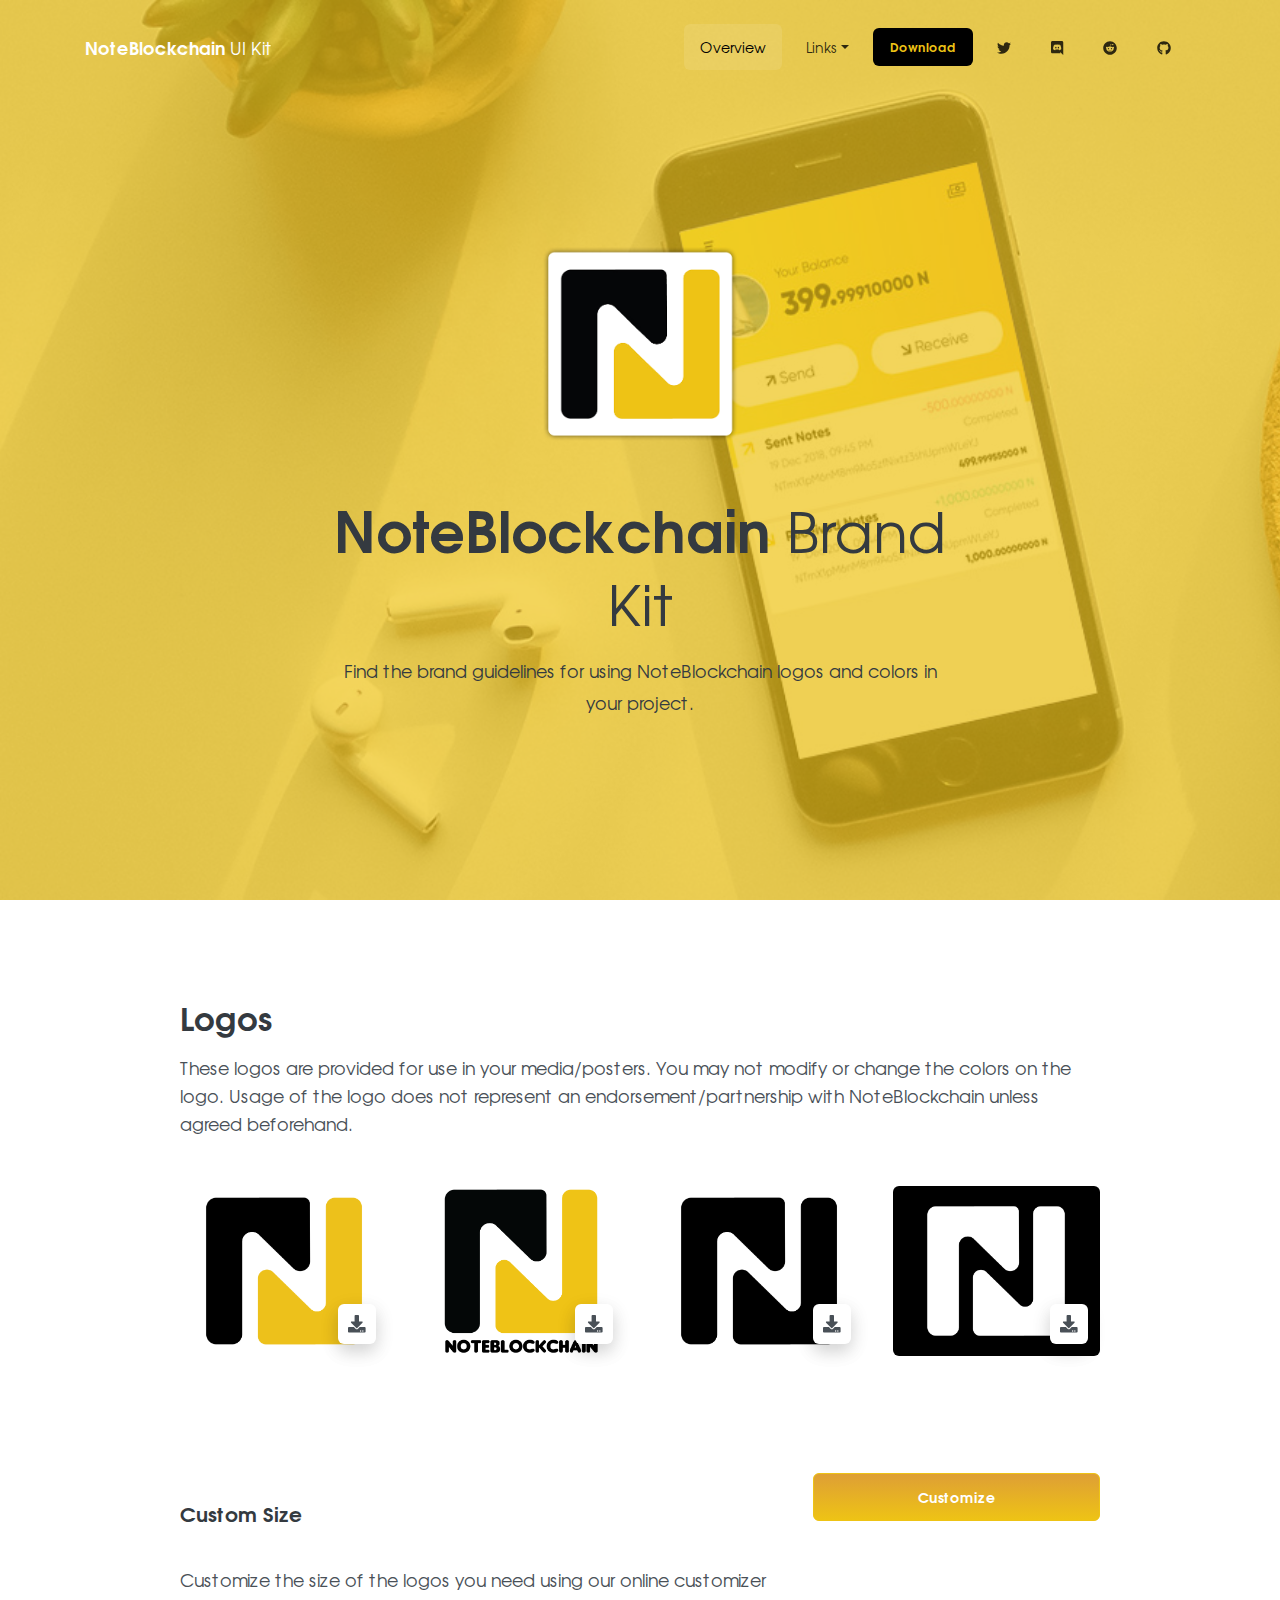
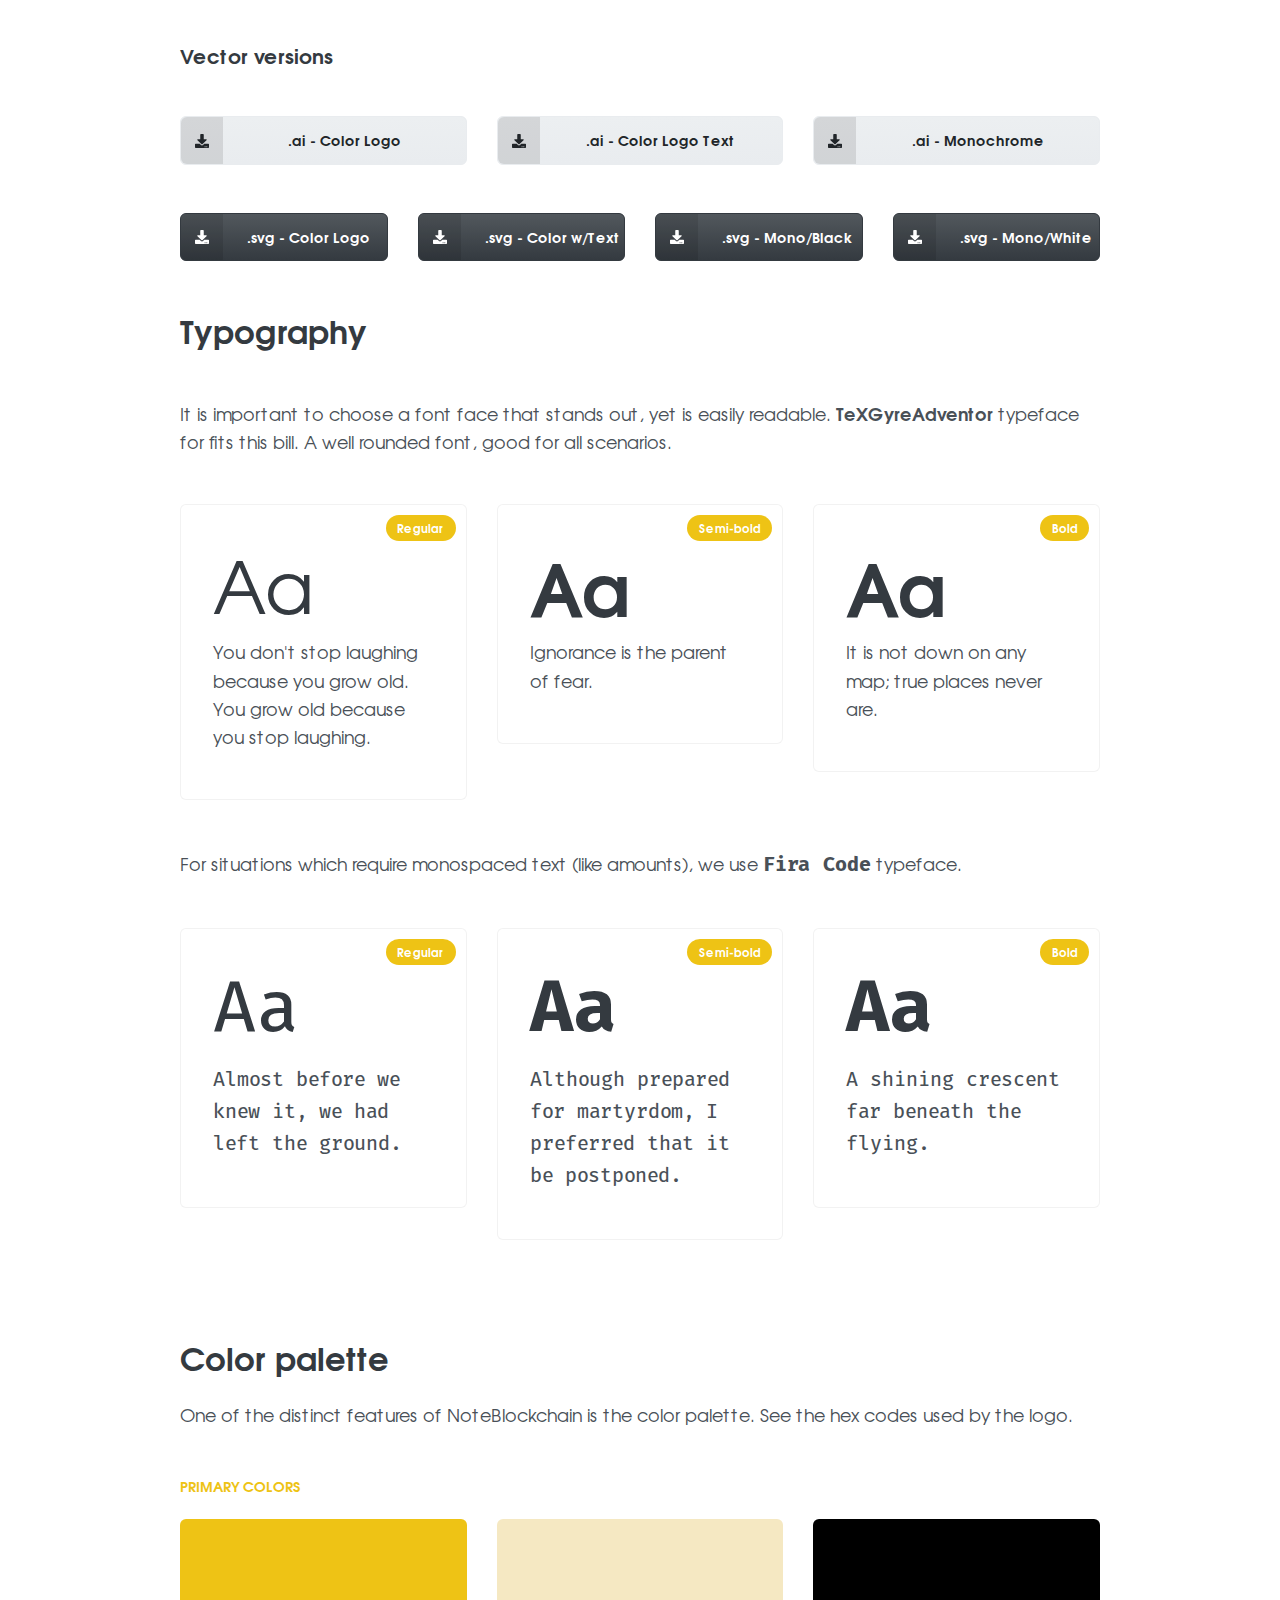
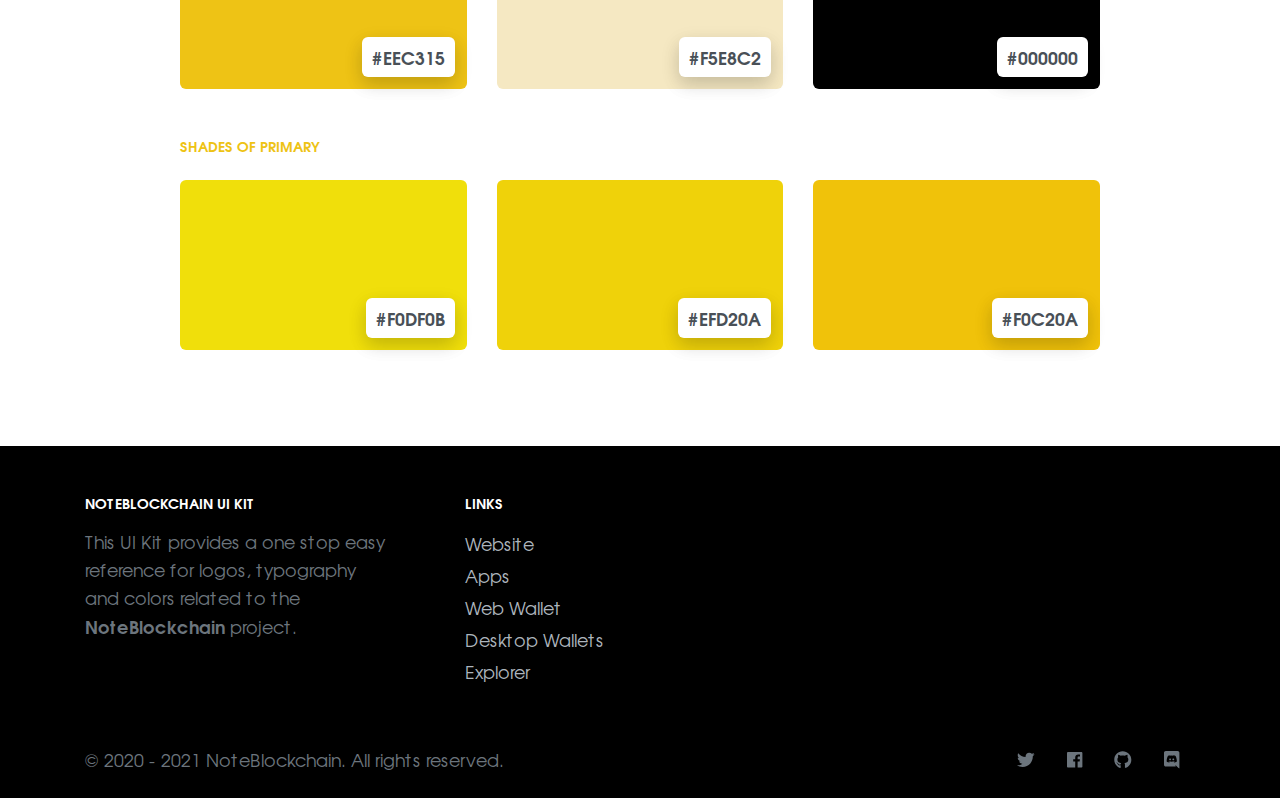
<file: index.html>
<!DOCTYPE html>
<html>

<head>
  <meta charset="utf-8">
  <meta name="viewport" content="width=device-width, initial-scale=1, shrink-to-fit=no">
  <meta name="description" content="Branding guidelines for NoteBlockchain">
  <meta name="author" content="Exobyte">
  <title>NoteBlockchain - Branding kit</title>
  <link rel="icon" type="image/x-icon" href="./assets/logo/favicon.ico" />
  <!-- Fonts -->
  <link type="text/css" href="./assets/css/fonts.css" rel="stylesheet">
  <!-- Theme CSS -->
  <link type="text/css" href="./assets/css/theme.css" rel="stylesheet">
  <link type="text/css" href="./assets/css/extra.css" rel="stylesheet"> </head>

<body>
<nav class="navbar navbar-expand-lg navbar-transparent navbar-dark bg-dark py-4">
  <div class="container"> <a class="navbar-brand" href="./"><strong>NoteBlockchain</strong> UI Kit</a>
    <button class="navbar-toggler" type="button" data-action="offcanvas-open" data-target="#navbar_main" aria-controls="navbar_main" aria-expanded="false" aria-label="Toggle navigation"> <span class="navbar-toggler-icon"></span> </button>
    <div class="navbar-collapse offcanvas-collapse" id="navbar_main">
      <ul class="navbar-nav ml-auto align-items-lg-center">
        <h6 class="dropdown-header font-weight-600 d-lg-none px-0">Menu</h6>
        <li class="nav-item active"> <a class="nav-link" href="#begin">Overview</a> </li>
        <li class="nav-item dropdown"> <a class="nav-link dropdown-toggle" href="#" id="navbar_main_dropdown_1" role="button" data-toggle="dropdown" aria-haspopup="true" aria-expanded="false">Links</a>
          <div class="dropdown-menu" aria-labelledby="navbar_1_dropdown_1"> <a class="dropdown-item" href="https://www.notebc.com">NoteBC Homepage</a> <a class="dropdown-item" href="https://www.notebc.com/walletsandapps">Apps</a> <a class="dropdown-item" href="https://notebc.io/">Web Wallet</a> <a class="dropdown-item" href="https://github.com/note-llc/NoteBlockchain">GitHub</a> </div>
        </li>
        <li class="nav-item"> <a href="https://github.com/note-llc/notebc-branding/releases" target="_blank" class="nav-link d-lg-none">Downloads</a> <a href="https://github.com/note-llc/notebc-branding/releases" target="_blank" class="btn btn-sm bg-tertiary d-none d-lg-inline-flex">Download</a> </li>
        <div class="dropdown-divider d-lg-none my-4"></div>
        <h6 class="dropdown-header font-weight-600 d-lg-none px-0">Social Media</h6>
        <li class="nav-item"> <a class="nav-link nav-link-icon" href="https://twitter.com/BlockchainNote" target="_blank"><i class="fab fa-twitter"></i><span class="ml-2 d-lg-none">Twitter</span></a> </li>
        <li class="nav-item"> <a class="nav-link nav-link-icon" href="https://discord.gg/Kmhf4nF" target="_blank"><i class="fab fa-discord"></i><span class="ml-2 d-lg-none">Discord</span></a> </li>
        <li class="nav-item"> <a class="nav-link nav-link-icon" href="https://www.reddit.com/r/NoteBlockchain/" target="_blank"><i class="fab fa-reddit"></i><span class="ml-2 d-lg-none">YouTube</span></a> </li>
        <li class="nav-item"> <a class="nav-link nav-link-icon" href="https://github.com/note-llc" target="_blank"><i class="fab fa-github"></i><span class="ml-2 d-lg-none">Github</span></a> </li>
      </ul>
    </div>
  </div>
</nav>
<main class="main">
  <section class="spotlight parallax bg-cover bg-size--cover" data-spotlight="fullscreen" style="background-image: url('assets/images/backgrounds/img-1.jpg'); background-size:cover;"> <span class="mask bg-primary alpha-7"></span>
    <div class="spotlight-holder py-lg pt-lg-xl">
      <div class="container d-flex align-items-center no-padding">
        <div class="col">
          <div class="row cols-xs-space align-items-center text-center text-md-left justify-content-center">
            <div class="col-7">
              <div class="text-center mt-5"> <img src="assets/images/brand/logo.png" style="width: 200px;" class="img-fluid animated" data-animation-in="jackInTheBox" data-animation-delay="1000">
                <h2 class="heading display-4 font-weight-400 text-dark mt-5 animated" data-animation-in="fadeInUp" data-animation-delay="2000">
                  <span class="font-weight-700" style="overflow-wrap: break-word;">NoteBlockchain</span> Brand Kit
                </h2>
                <p class="lead text-dark mt-3 lh-180 c-white animated" data-animation-in="fadeInUp" data-animation-delay="2500"> Find the brand guidelines for using NoteBlockchain logos and colors in your project. </p>
              </div>
            </div>
          </div>
        </div>
      </div>
    </div>
  </section>
  <section class="slice slice-lg" id="begin">
    <div class="container">
      <div class="row justify-content-center">
        <div class="col-lg-10">
          <!-- Logos -->
          <div class="row align-items-center mb-3">
            <div class="col-12">
              <h2 class="heading h3 mb-0">Logos</h2> </div>
          </div>
          <p class="mb-5">These logos are provided for use in your media/posters. You may not modify or change the colors on the logo. Usage of the logo does not represent an endorsement/partnership with NoteBlockchain unless agreed beforehand.</p>
          <div class="row color-palette cols-xs-space cols-sm-space cols-md-space">
            <div class="col-3">
              <a href="assets/logo/noteblockchain_ntbc_png.png" data-toggle="tooltip" title="Logo - Color (PNG)">
                <div class="color-entry"> <img src="assets/logo/noteblockchain_ntbc_png.png" style="width: 100%; height: 100%; object-fit: contain;"> <span class="color-code z-depth-2 text-uppercase rounded">
                          <i class="fas fa-download"></i>
                        </span> </div>
              </a>
            </div>
            <div class="col-3">
              <a href="assets/logo/noteblockchain_ntbc_v1_text.png" data-toggle="tooltip" title="Logo - Color with text (PNG)">
                <div class="color-entry"> <img src="assets/logo/noteblockchain_ntbc_v1_text.png" style="width: 100%; height: 100%; object-fit: contain;"> <span class="color-code z-depth-2 text-uppercase rounded">
                          <i class="fas fa-download"></i>
                        </span> </div>
              </a>
            </div>
            <div class="col-3">
              <a href="assets/logo/noteblockchain_ntbc_mono_bl.png" data-toggle="tooltip" title="Logo - Monochrome Dark (PNG)">
                <div class="color-entry"> <img src="assets/logo/noteblockchain_ntbc_mono_bl.png" style="width: 100%; height: 100%; object-fit: contain;"> <span class="color-code z-depth-2 text-uppercase rounded">
                          <i class="fas fa-download"></i>
                        </span> </div>
              </a>
            </div>
            <div class="col-3">
              <a href="assets/logo/noteblockchain_ntbc_mono_wh.png" data-toggle="tooltip" title="Logo - Monochrome Light (PNG)">
                <div class="color-entry bg-tertiary"> <img src="assets/logo/noteblockchain_ntbc_mono_wh.png" style="width: 100%; height: 100%; object-fit: contain;"> <span class="color-code z-depth-2 text-uppercase rounded">
                          <i class="fas fa-download"></i>
                        </span> </div>
              </a>
            </div>
          </div>
          <div class="row align-items-center mb-4 mt-lg">
            <div class="col-8">
              <h5 class="mb-3 mt-5">Custom Size</h5> </div>
            <div class="col-4 text-right">
              <button type="button" class="btn btn-block btn-primary" data-toggle="modal" data-target="#modal_1"> Customize</button>
            </div>
            <!-- Modal Customizer -->
            <div class="modal modal-fluid fade" id="modal_1" tabindex="-1" role="dialog" aria-labelledby="modal_1" aria-hidden="true">
              <div class="modal-dialog modal-lg" role="document">
                <div class="modal-content">
                    <form name="frmCust">
                  <div class="modal-body">
                    <div class="row justify-content-center">
                      <div class="col-lg-12 text-center py-4 pt-2">
                        <h5 class="heading">Choose the image and then select the width you want</h5>
                      </div>
                    </div>
                    <div class="row justify-content-center">
                      <div class="col-lg-12 text-center">
                        <div class="alert alert-danger fade" role="alert" id="errMsg">
                            <span class="alert-inner--icon text-danger"><i class="fas fa-times"></i></span>
                            <span class="alert-inner--text" id="errText">Form error, please fix</span>
                        </div>
                      </div>
                    </div>
                    <div class="row justify-content-center">
                      <div class="col-3">
                        <div class="color-entry"> <img src="assets/logo/noteblockchain_ntbc_png.png" style="width: 100%; height: 100%; object-fit: contain;" id="noteblockchain_ntbc_png.png"> </div>

                      </div>
                      <div class="col-3">
                        <div class="color-entry"> <img src="assets/logo/noteblockchain_ntbc_v1_text.png" style="width: 100%; height: 100%; object-fit: contain;" id="noteblockchain_ntbc_v1_text.png"> </div>

                      </div>
                      <div class="col-3">
                        <div class="color-entry"> <img src="assets/logo/noteblockchain_ntbc_mono_bl.png" style="width: 100%; height: 100%; object-fit: contain;" id="noteblockchain_ntbc_mono_bl.png"> </div>

                      </div>
                      <div class="col-3">
                        <div class="color-entry bg-tertiary"> <img src="assets/logo/noteblockchain_ntbc_mono_wh.png" style="width: 100%; height: 100%; object-fit: contain;" id="noteblockchain_ntbc_mono_wh.png"> </div>

                      </div>
                    </div>
                    <div class="row justify-content-center">
                      <div class="col-3">
                        <div class="custom-control custom-radio mb-3">
                          <input type="radio" name="assetSel" class="custom-control-input" id="logoSel1" value="noteblockchain_ntbc_png.png">
                          <label class="custom-control-label small font-weight-bold" for="logoSel1">Color Logo</label>
                        </div>
                      </div>
                      <div class="col-3">
                        <div class="custom-control custom-radio mb-3">
                          <input type="radio" name="assetSel" class="custom-control-input" id="logoSel2" value="noteblockchain_ntbc_v1_text.png">
                          <label class="custom-control-label small font-weight-bold" for="logoSel2">Logo with Text</label>
                        </div>
                      </div>
                      <div class="col-3">
                        <div class="custom-control custom-radio mb-3">
                          <input type="radio" name="assetSel" class="custom-control-input" id="logoSel3" value="noteblockchain_ntbc_mono_bl.png">
                          <label class="custom-control-label small font-weight-bold" for="logoSel3">Logo in Black</label>
                        </div>
                      </div>
                      <div class="col-3">
                        <div class="custom-control custom-radio mb-3">
                          <input type="radio" name="assetSel" class="custom-control-input" id="logoSel4" value="noteblockchain_ntbc_mono_wh.png">
                          <label class="custom-control-label small font-weight-bold" for="logoSel4">Logo in White</label>
                        </div>
                      </div>
                    </div>
                    <div class="row justify-content-center">
                      <div class="col-lg-8 col-md-12">
                        <div class="form-group">
                          <div class="input-group">
                            <input type="text" class="form-control" placeholder="Width in px" aria-label="Width in Pixels" aria-describedby="basic-addon2" name="txtSize">
                            <div class="input-group-append">
                              <span class="input-group-text" id="basic-addon2">px</span>
                            </div>
                            <div class="input-group-append">
                              <button class="btn btn-primary" type="button" onclick="downloadImg();">Resize</button>
                            </div>
                          </div>
                        </div>
                      </div>
                  </div>
                  <div class="row justify-content-center">
                    <div class="col-lg-12 text-center py-4 pt-2">
                      <button type="button" class="btn btn-outline-tertiary" data-dismiss="modal">Done!</button>
                    </div>
                  </div>
                </div>
                    </form>    
              </div>
            </div>
            <!-- End Modal Customizer -->
          </div>
        </div>
        <p class="mb-5">Customize the size of the logos you need using our online customizer</p>
        <h5 class="mb-3 mt-5">Vector versions</h5>
        <div class="row cols-xs-space cols-sm-space cols-md-space mt-5">
          <div class="col-lg-4 col-md-6">
            <a href="assets/logo/noteblockchain_ntbc_color.ai">
              <button type="button" class="btn btn-block btn-light btn-icon-label"> <span class="btn-inner--icon"><i class="fas fa-download"></i></span> <span class="btn-inner--text">.ai - Color Logo</span> </button>
            </a>
          </div>
          <div class="col-lg-4 col-md-6">
            <a href="assets/logo/noteblockchain_ntbc_v1_text.ai">
              <button type="button" class="btn btn-block btn-light btn-icon-label"> <span class="btn-inner--icon"><i class="fas fa-download"></i></span> <span class="btn-inner--text">.ai - Color Logo Text</span> </button>
            </a>
          </div>
          <div class="col-lg-4 col-md-6">
            <a href="assets/logo/noteblockchain_ntbc_mono.ai">
              <button type="button" class="btn btn-block btn-light btn-icon-label"> <span class="btn-inner--icon"><i class="fas fa-download"></i></span> <span class="btn-inner--text">.ai - Monochrome</span> </button>
            </a>
          </div>
        </div>
        <div class="row cols-xs-space cols-sm-space cols-md-space mt-5">
          <div class="col-lg-3 col-md-6">
            <a href="assets/logo/noteblockchain_ntbc_svg.svg">
              <button type="button" class="btn btn-block btn-dark btn-icon-label"> <span class="btn-inner--icon"><i class="fas fa-download"></i></span> <span class="btn-inner--text">.svg - Color Logo</span> </button>
            </a>
          </div>
          <div class="col-lg-3 col-md-6">
            <a href="assets/logo/noteblockchain_ntbc_v1_text.svg">
              <button type="button" class="btn btn-block btn-dark btn-icon-label"> <span class="btn-inner--icon"><i class="fas fa-download"></i></span> <span class="btn-inner--text">.svg - Color w/Text</span> </button>
            </a>
          </div>
          <div class="col-lg-3 col-md-6">
            <a href="assets/logo/noteblockchain_ntbc_mono.svg">
              <button type="button" class="btn btn-block btn-dark btn-icon-label"> <span class="btn-inner--icon"><i class="fas fa-download"></i></span> <span class="btn-inner--text">.svg - Mono/Black</span> </button>
            </a>
          </div>
          <div class="col-lg-3 col-md-6">
            <a href="assets/logo/noteblockchain_ntbc_mono_inv.svg">
              <button type="button" class="btn btn-block btn-dark btn-icon-label"> <span class="btn-inner--icon"><i class="fas fa-download"></i></span> <span class="btn-inner--text">.svg - Mono/White</span> </button>
            </a>
          </div>
        </div>
        <!-- Typography -->
        <div class="row align-items-center mb-5 mt-5">
          <div class="col-12">
            <h2 class="heading h3 mb-0">Typography</h2> </div>
        </div>
        <p class="mb-5">It is important to choose a font face that stands out, yet is easily readable. <strong>TeXGyreAdventor</strong> typeface for fits this bill. A well rounded font, good for all scenarios.</p>
        <div class="row typeface-palette cols-xs-space cols-sm-space cols-md-space">
          <div class="col-sm-4">
            <a>
              <div class="typeface-entry"> <span class="badge badge-md typeface-badge badge-pill bg-primary text-white">Regular</span>
                <h3 class="heading display-3 font-weight-400 text-dark">
                  Aa
                </h3>
                <p> You don't stop laughing because you grow old. You grow old because you stop laughing. </p>
              </div>
            </a>
          </div>
          <div class="col-sm-4">
            <a>
              <div class="typeface-entry"> <span class="badge badge-md typeface-badge badge-pill bg-primary text-white">Semi-bold</span>
                <h3 class="heading display-3 font-weight-600 text-dark">
                  Aa
                </h3>
                <p> Ignorance is the parent of fear. </p>
              </div>
            </a>
          </div>
          <div class="col-sm-4">
            <a data-value="'Quicksand', sans-serif">
              <div class="typeface-entry"> <span class="badge badge-md typeface-badge badge-pill bg-primary text-white">Bold</span>
                <h3 class="heading display-3 font-weight-700 text-dark">
                  Aa
                </h3>
                <p> It is not down on any map; true places never are. </p>
              </div>
            </a>
          </div>
        </div>
        <p class="mb-5"></p>
        <p class="mb-5">For situations which require monospaced text (like amounts), we use <span class="monospace"><strong>Fira Code</strong></span> typeface.</p>
        <div class="row typeface-palette cols-xs-space cols-sm-space cols-md-space">
          <div class="col-sm-4">
            <a>
              <div class="typeface-entry"> <span class="badge badge-md typeface-badge badge-pill bg-primary text-white">Regular</span>
                <h3 class="display-3 font-weight-400 text-dark monospace">
                  Aa
                </h3>
                <p class="monospace"> Almost before we knew it, we had left the ground. </p>
              </div>
            </a>
          </div>
          <div class="col-sm-4">
            <a>
              <div class="typeface-entry"> <span class="badge badge-md typeface-badge badge-pill bg-primary text-white">Semi-bold</span>
                <h3 class="display-3 font-weight-600 text-dark monospace">
                  Aa
                </h3>
                <p class="monospace"> Although prepared for martyrdom, I preferred that it be postponed. </p>
              </div>
            </a>
          </div>
          <div class="col-sm-4">
            <a data-value="'Quicksand', sans-serif">
              <div class="typeface-entry"> <span class="badge badge-md typeface-badge badge-pill bg-primary text-white">Bold</span>
                <h3 class="display-3 font-weight-700 text-dark monospace">
                  Aa
                </h3>
                <p class="monospace"> A shining crescent far beneath the flying. </p>
              </div>
            </a>
          </div>
        </div>
        <!-- Color palette -->
        <div class="row align-items-center mb-4 mt-lg">
          <div class="col-12">
            <h2 class="heading h3 mb-0">Color palette</h2> </div>
        </div>
        <p>One of the distinct features of NoteBlockchain is the color palette. See the hex codes used by the logo.</p>
        <div class="row-wrapper">
          <h3 class="heading h6 text-uppercase text-primary mt-5 mb-4">Primary colors</h3>
          <div class="row color-palette cols-xs-space cols-sm-space cols-md-space">
            <div class="col-4">
              <div class="color-entry bg-primary" data-toggle="tooltip" title="Primary"> <span class="color-code z-depth-2 font-weight-bold text-uppercase rounded">
                          #eec315
                        </span> </div>
            </div>
            <div class="col-4">
              <div class="color-entry bg-secondary" data-toggle="tooltip" title="Secondary"> <span class="color-code z-depth-2 font-weight-bold text-uppercase rounded">
                          #F5E8C2
                        </span> </div>
            </div>
            <div class="col-4">
              <div class="color-entry bg-tertiary" data-toggle="tooltip" title="Tertiary"> <span class="color-code z-depth-2 font-weight-bold text-uppercase rounded">
                          #000000
                        </span> </div>
            </div>
          </div>
          <h3 class="heading h6 text-uppercase text-primary mt-5 mb-4">Shades of Primary</h3>
          <div class="row color-palette cols-xs-space cols-sm-space cols-md-space">
            <div class="col-4">
              <div class="color-entry bg-lt-primary" data-toggle="tooltip" title="Lighter Primary"> <span class="color-code z-depth-2 font-weight-bold text-uppercase rounded">
                          #f0df0b
                        </span> </div>
            </div>
            <div class="col-4">
              <div class="color-entry bg-md-primary" data-toggle="tooltip" title="Medium Primary"> <span class="color-code z-depth-2 font-weight-bold text-uppercase rounded">
                        #efd20a
                      </span> </div>
            </div>
            <div class="col-4">
              <div class="color-entry bg-dr-primary" data-toggle="tooltip" title="Darker Primary"> <span class="color-code z-depth-2 font-weight-bold text-uppercase rounded">
                          #f0c20a
                        </span> </div>
            </div>
          </div>
        </div>
      </div>
    </div>
    </div>
  </section>
</main>
<footer class="pt-5 pb-3 footer  footer-dark bg-tertiary">
  <div class="container">
    <div class="row">
      <div class="col-12 col-md-4">
        <div class="pr-lg-5">
          <h1 class="heading h6 text-uppercase font-weight-700 mb-3"><strong>NoteBlockchain</strong> UI Kit</h1>
          <p>This UI Kit provides a one stop easy reference for logos, typography and colors related to the <strong>NoteBlockchain</strong> project. </p>
        </div>
      </div>
      <div class="col-12 col-md">
        <h5 class="heading h6 text-uppercase font-weight-700 mb-3">Links</h5>
        <ul class="list-unstyled text-small">
          <li><a class="text-muted" href="https://notebc.com">Website</a></li>
          <li><a class="text-muted" href="https://www.notebc.com/walletsandapps">Apps</a></li>
          <li><a class="text-muted" href="https://notebc.io">Web Wallet</a></li>
          <li><a class="text-muted" href="https://github.com/note-llc/noteblockchain/releases">Desktop Wallets</a></li>
          <li><a class="text-muted" href="https://blocks.notebc.space">Explorer</a></li>
        </ul>
      </div>
    </div>
    <hr>
    <div class="d-flex align-items-center"> <span class="">
            &copy; 2020 - 2021 <a href="https://notebc.com" class="footer-link" target="_blank">NoteBlockchain</a>. All rights reserved.
          </span>
      <ul class="nav ml-lg-auto">
        <li class="nav-item"> <a class="nav-link active" href="https://twitter.com/BlockchainNote" target="_blank"><i class="fab fa-twitter"></i></a> </li>
        <li class="nav-item"> <a class="nav-link" href="https://www.facebook.com/BlockchainNote" target="_blank"><i class="fab fa-facebook"></i></a> </li>
        <li class="nav-item"> <a class="nav-link" href="https://github.com/note-llc" target="_blank"><i class="fab fa-github"></i></a> </li>
        <li class="nav-item"> <a class="nav-link" href="https://discord.gg/Kmhf4nF" target="_blank"><i class="fab fa-discord"></i></a> </li>
      </ul>
    </div>
  </div>
</footer>
<!-- Core -->
<script src="./assets/vendor/jquery/jquery.min.js"></script>
<script src="./assets/vendor/popper/popper.min.js"></script>
<script src="./assets/js/bootstrap/bootstrap.min.js"></script>
<!-- FontAwesome 5 -->
<script src="./assets/vendor/fontawesome/js/fontawesome-all.min.js" defer></script>
<!-- Page plugins -->
<script src="./assets/vendor/bootstrap-select/js/bootstrap-select.min.js"></script>
<script src="./assets/vendor/bootstrap-tagsinput/bootstrap-tagsinput.min.js"></script>
<script src="./assets/vendor/input-mask/input-mask.min.js"></script>
<script src="./assets/vendor/nouislider/js/nouislider.min.js"></script>
<script src="./assets/vendor/textarea-autosize/textarea-autosize.min.js"></script>
<!-- Theme JS -->
<script src="./assets/js/theme.js"></script>
</body>

</html>
</file>
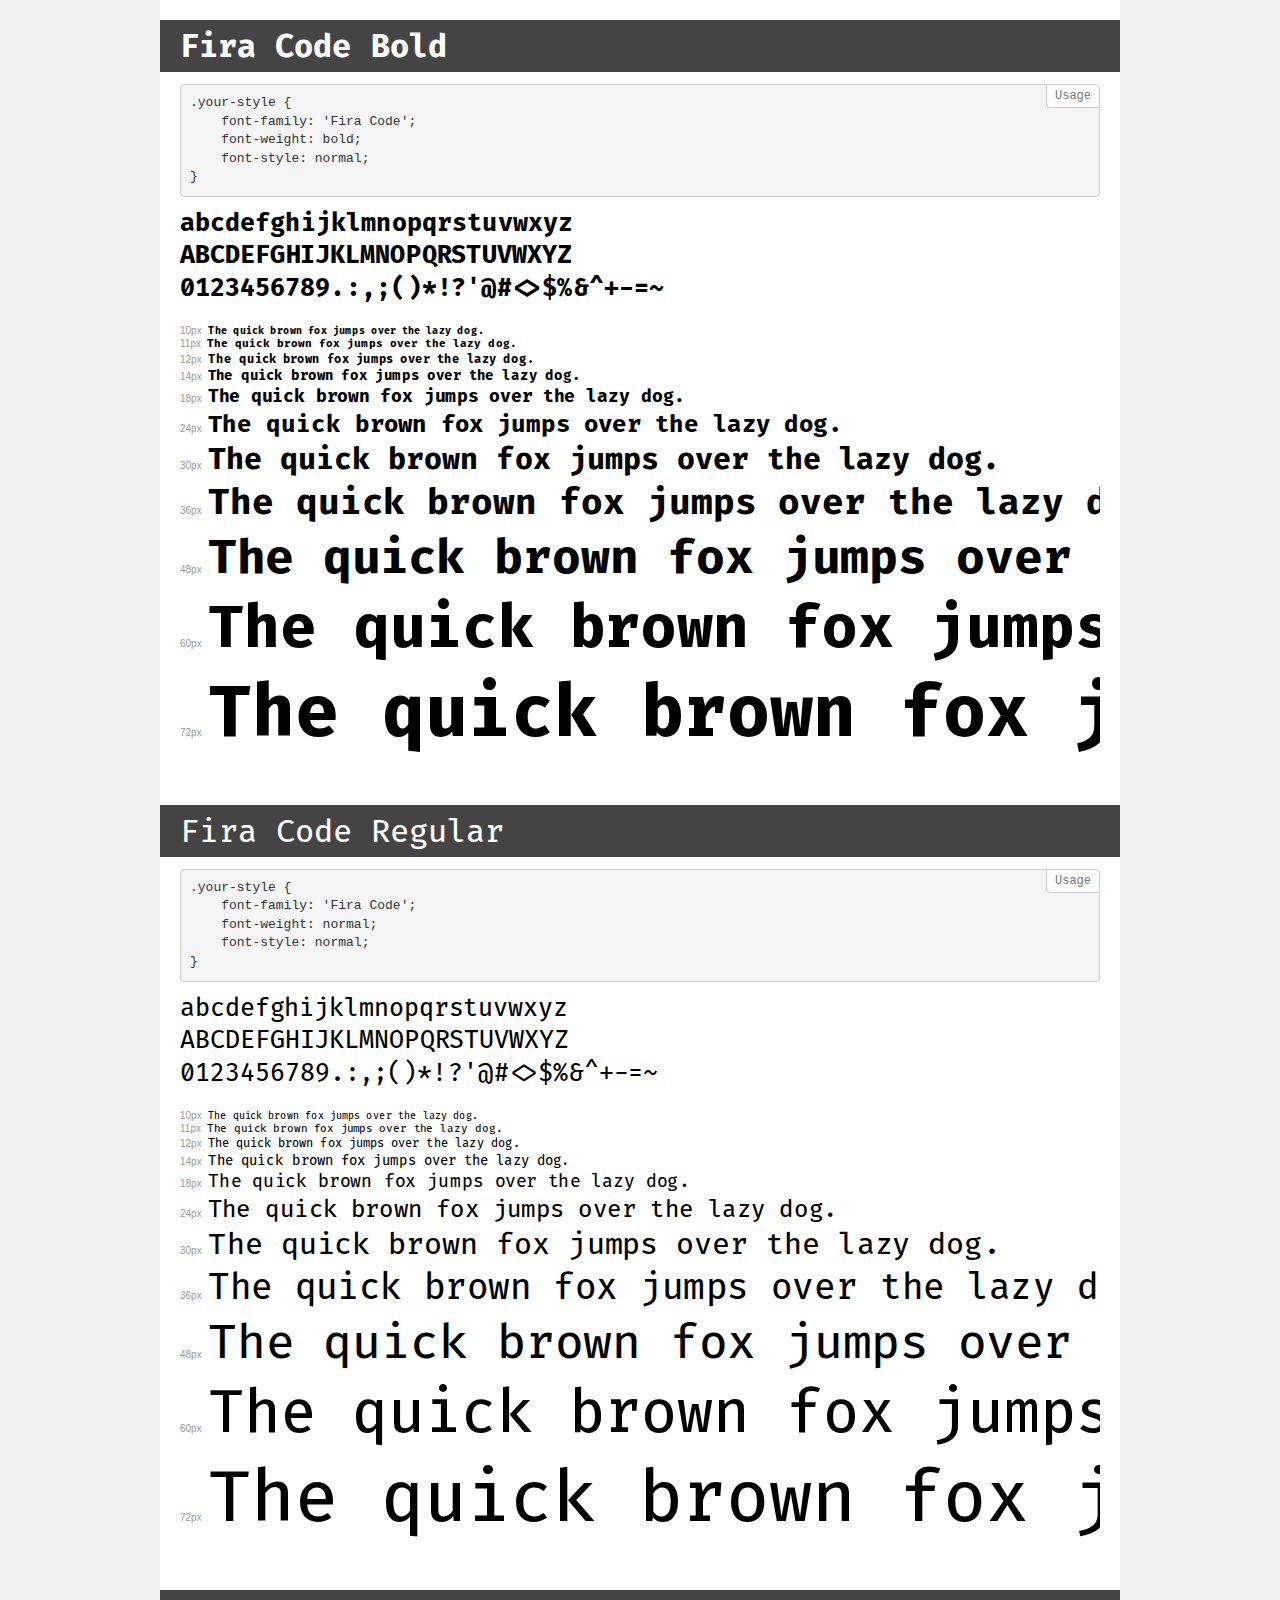
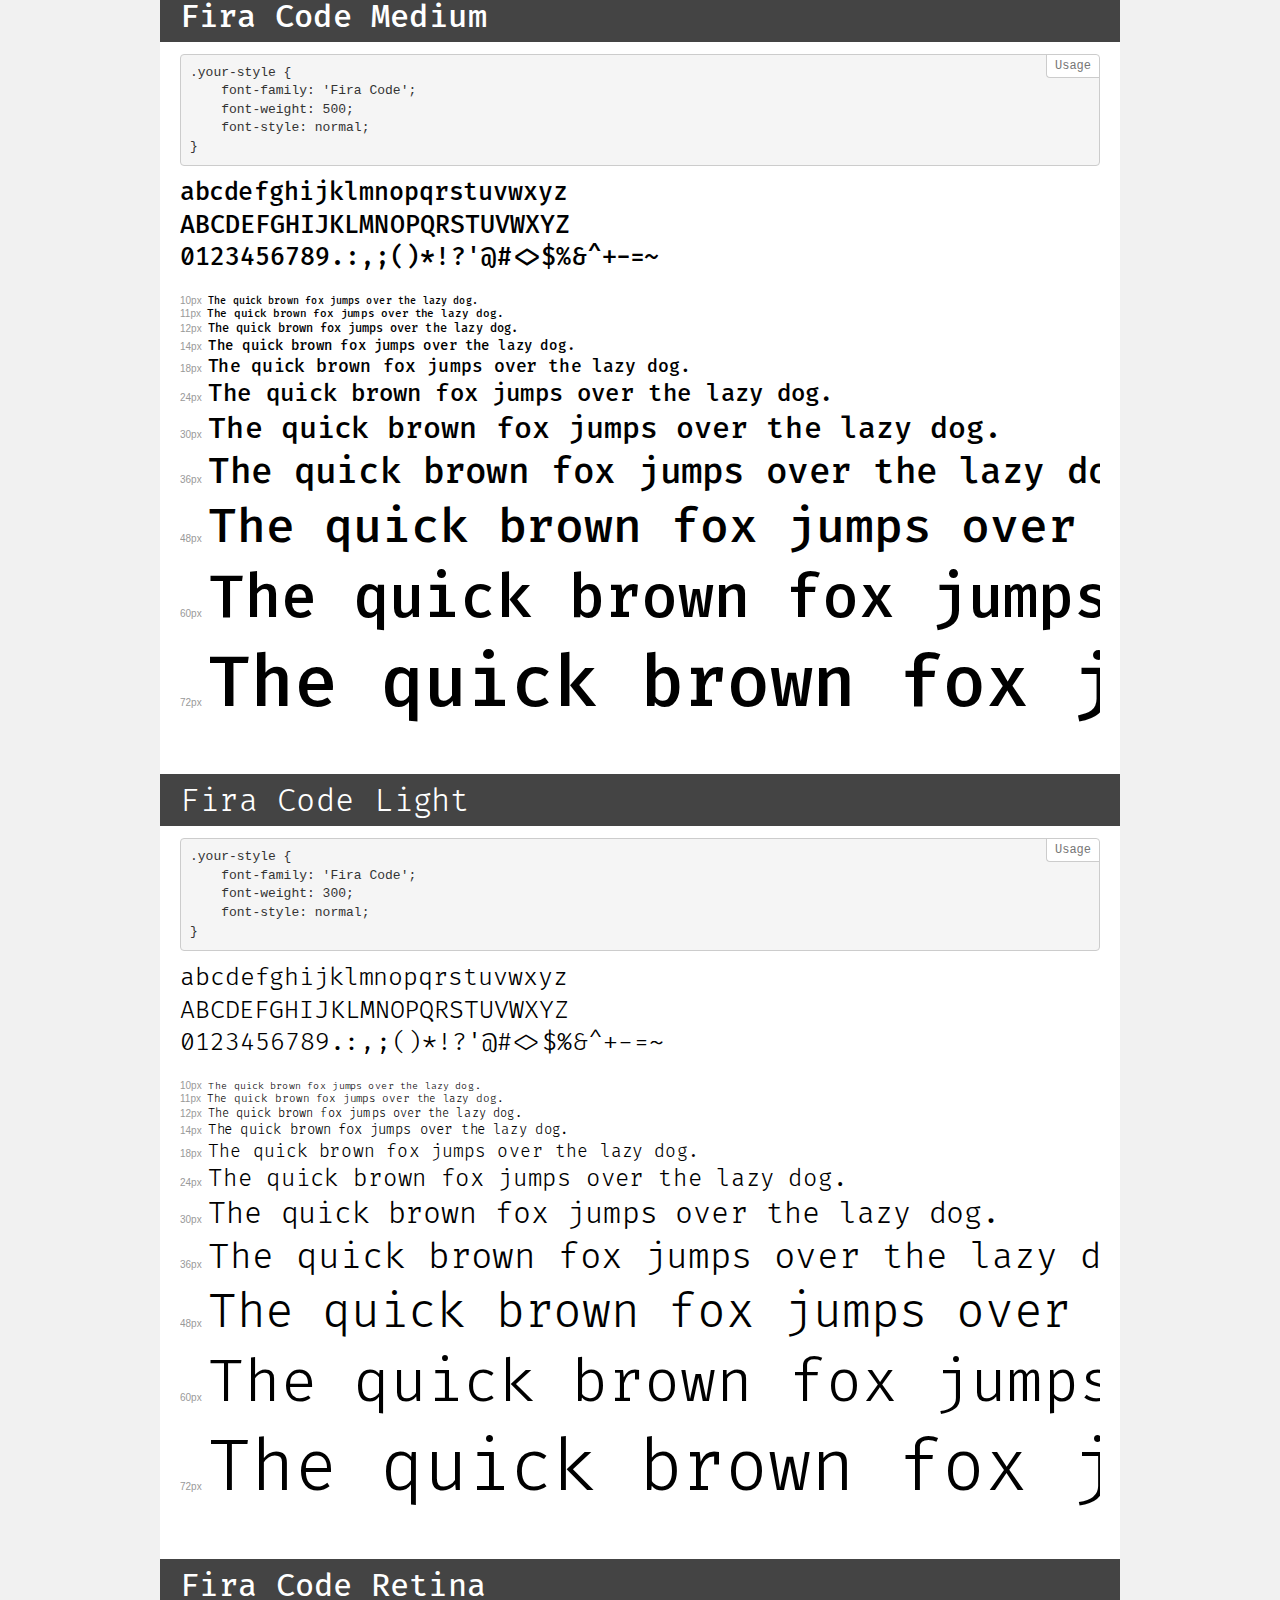
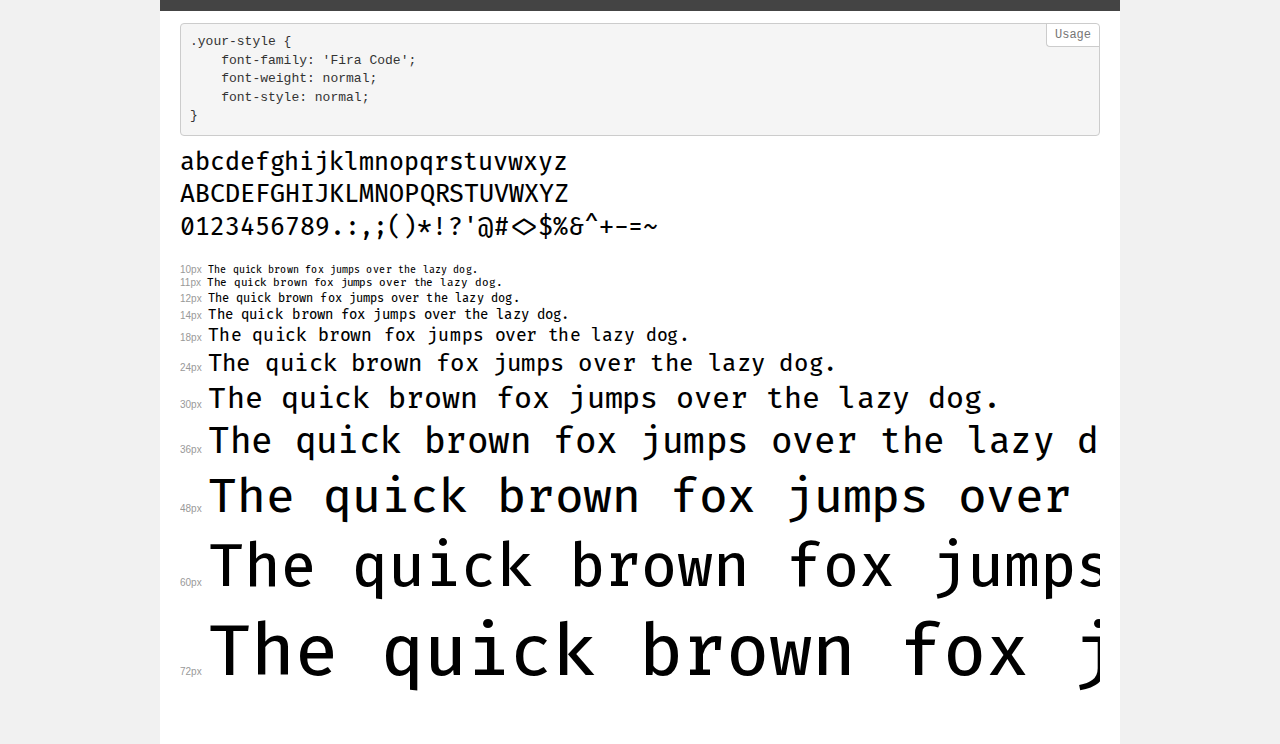
<file: assets/fonts/fira-demo.html>
<!DOCTYPE html>
<html>
<head>
    <meta charset="utf-8">
    <meta http-equiv="X-UA-Compatible" content="IE=edge">
    <meta name="viewport" content="width=device-width, initial-scale=1">
    <meta name="robots" content="noindex, noarchive">
    <meta name="format-detection" content="telephone=no">
    <title>Transfonter demo</title>
    <link href="fira-stylesheet.css" rel="stylesheet">
    <style>
        /*
        http://meyerweb.com/eric/tools/css/reset/
        v2.0 | 20110126
        License: none (public domain)
        */
        html, body, div, span, applet, object, iframe,
        h1, h2, h3, h4, h5, h6, p, blockquote, pre,
        a, abbr, acronym, address, big, cite, code,
        del, dfn, em, img, ins, kbd, q, s, samp,
        small, strike, strong, sub, sup, tt, var,
        b, u, i, center,
        dl, dt, dd, ol, ul, li,
        fieldset, form, label, legend,
        table, caption, tbody, tfoot, thead, tr, th, td,
        article, aside, canvas, details, embed,
        figure, figcaption, footer, header, hgroup,
        menu, nav, output, ruby, section, summary,
        time, mark, audio, video {
            margin: 0;
            padding: 0;
            border: 0;
            font-size: 100%;
            font: inherit;
            vertical-align: baseline;
        }
        /* HTML5 display-role reset for older browsers */
        article, aside, details, figcaption, figure,
        footer, header, hgroup, menu, nav, section {
            display: block;
        }
        body {
            line-height: 1;
        }
        ol, ul {
            list-style: none;
        }
        blockquote, q {
            quotes: none;
        }
        blockquote:before, blockquote:after,
        q:before, q:after {
            content: '';
            content: none;
        }
        table {
            border-collapse: collapse;
            border-spacing: 0;
        }
        /* common styles */
        body {
            background: #f1f1f1;
            color: #000;
        }
        .page {
            background: #fff;
            width: 920px;
            margin: 0 auto;
            padding: 20px 20px 0 20px;
            overflow: hidden;
        }
        .font-container {
            overflow-x: auto;
            overflow-y: hidden;
            margin-bottom: 40px;
            line-height: 1.3;
            white-space: nowrap;
            padding-bottom: 5px;
        }
        h1 {
            position: relative;
            background: #444;
            font-size: 32px;
            color: #fff;
            padding: 10px 20px;
            margin: 0 -20px 12px -20px;
        }
        .letters {
            font-size: 25px;
            margin-bottom: 20px;
        }
        .s10:before {
            content: '10px';
        }
        .s11:before {
            content: '11px';
        }
        .s12:before {
            content: '12px';
        }
        .s14:before {
            content: '14px';
        }
        .s18:before {
            content: '18px';
        }
        .s24:before {
            content: '24px';
        }
        .s30:before {
            content: '30px';
        }
        .s36:before {
            content: '36px';
        }
        .s48:before {
            content: '48px';
        }
        .s60:before {
            content: '60px';
        }
        .s72:before {
            content: '72px';
        }
        .s10:before, .s11:before, .s12:before, .s14:before,
        .s18:before, .s24:before, .s30:before, .s36:before,
        .s48:before, .s60:before, .s72:before {
            font-family: Arial, sans-serif;
            font-size: 10px;
            font-weight: normal;
            font-style: normal;
            color: #999;
            padding-right: 6px;
        }
        pre {
            display: block;
            position: relative;
            padding: 9px;
            margin: 0 0 10px;
            font-family: Monaco, Menlo, Consolas, "Courier New", monospace !important;
            font-size: 13px;
            line-height: 1.428571429;
            color: #333;
            font-weight: normal !important;
            font-style: normal !important;
            background-color: #f5f5f5;
            border: 1px solid #ccc;
            overflow-x: auto;
            border-radius: 4px;
        }
        pre:after {
            display: block;
            position: absolute;
            right: 0;
            top: 0;
            content: 'Usage';
            line-height: 1;
            padding: 5px 8px;
            font-size: 12px;
            color: #767676;
            background-color: #fff;
            border: 1px solid #ccc;
            border-right: none;
            border-top: none;
            border-radius: 0 4px 0 4px;
            z-index: 10;
        }
        /* responsive */
        @media (max-width: 959px) {
            .page {
                width: auto;
                margin: 0;
            }
        }
    </style>
</head>
<body>
<div class="page">
    <div class="demo" style="font-family: 'Fira Code'; font-weight: bold; font-style: normal;">
        <h1>Fira Code Bold</h1>
        <pre>.your-style {
    font-family: 'Fira Code';
    font-weight: bold;
    font-style: normal;
}</pre>
        <div class="font-container">
            <p class="letters">
                abcdefghijklmnopqrstuvwxyz<br>
ABCDEFGHIJKLMNOPQRSTUVWXYZ<br>
                0123456789.:,;()*!?'@#<>$%&^+-=~
            </p>
            <p class="s10" style="font-size: 10px;">The quick brown fox jumps over the lazy dog.</p>
            <p class="s11" style="font-size: 11px;">The quick brown fox jumps over the lazy dog.</p>
            <p class="s12" style="font-size: 12px;">The quick brown fox jumps over the lazy dog.</p>
            <p class="s14" style="font-size: 14px;">The quick brown fox jumps over the lazy dog.</p>
            <p class="s18" style="font-size: 18px;">The quick brown fox jumps over the lazy dog.</p>
            <p class="s24" style="font-size: 24px;">The quick brown fox jumps over the lazy dog.</p>
            <p class="s30" style="font-size: 30px;">The quick brown fox jumps over the lazy dog.</p>
            <p class="s36" style="font-size: 36px;">The quick brown fox jumps over the lazy dog.</p>
            <p class="s48" style="font-size: 48px;">The quick brown fox jumps over the lazy dog.</p>
            <p class="s60" style="font-size: 60px;">The quick brown fox jumps over the lazy dog.</p>
            <p class="s72" style="font-size: 72px;">The quick brown fox jumps over the lazy dog.</p>
        </div>
    </div>
    <div class="demo" style="font-family: 'Fira Code'; font-weight: normal; font-style: normal;">
        <h1>Fira Code Regular</h1>
        <pre>.your-style {
    font-family: 'Fira Code';
    font-weight: normal;
    font-style: normal;
}</pre>
        <div class="font-container">
            <p class="letters">
                abcdefghijklmnopqrstuvwxyz<br>
ABCDEFGHIJKLMNOPQRSTUVWXYZ<br>
                0123456789.:,;()*!?'@#<>$%&^+-=~
            </p>
            <p class="s10" style="font-size: 10px;">The quick brown fox jumps over the lazy dog.</p>
            <p class="s11" style="font-size: 11px;">The quick brown fox jumps over the lazy dog.</p>
            <p class="s12" style="font-size: 12px;">The quick brown fox jumps over the lazy dog.</p>
            <p class="s14" style="font-size: 14px;">The quick brown fox jumps over the lazy dog.</p>
            <p class="s18" style="font-size: 18px;">The quick brown fox jumps over the lazy dog.</p>
            <p class="s24" style="font-size: 24px;">The quick brown fox jumps over the lazy dog.</p>
            <p class="s30" style="font-size: 30px;">The quick brown fox jumps over the lazy dog.</p>
            <p class="s36" style="font-size: 36px;">The quick brown fox jumps over the lazy dog.</p>
            <p class="s48" style="font-size: 48px;">The quick brown fox jumps over the lazy dog.</p>
            <p class="s60" style="font-size: 60px;">The quick brown fox jumps over the lazy dog.</p>
            <p class="s72" style="font-size: 72px;">The quick brown fox jumps over the lazy dog.</p>
        </div>
    </div>
    <div class="demo" style="font-family: 'Fira Code'; font-weight: 500; font-style: normal;">
        <h1>Fira Code Medium</h1>
        <pre>.your-style {
    font-family: 'Fira Code';
    font-weight: 500;
    font-style: normal;
}</pre>
        <div class="font-container">
            <p class="letters">
                abcdefghijklmnopqrstuvwxyz<br>
ABCDEFGHIJKLMNOPQRSTUVWXYZ<br>
                0123456789.:,;()*!?'@#<>$%&^+-=~
            </p>
            <p class="s10" style="font-size: 10px;">The quick brown fox jumps over the lazy dog.</p>
            <p class="s11" style="font-size: 11px;">The quick brown fox jumps over the lazy dog.</p>
            <p class="s12" style="font-size: 12px;">The quick brown fox jumps over the lazy dog.</p>
            <p class="s14" style="font-size: 14px;">The quick brown fox jumps over the lazy dog.</p>
            <p class="s18" style="font-size: 18px;">The quick brown fox jumps over the lazy dog.</p>
            <p class="s24" style="font-size: 24px;">The quick brown fox jumps over the lazy dog.</p>
            <p class="s30" style="font-size: 30px;">The quick brown fox jumps over the lazy dog.</p>
            <p class="s36" style="font-size: 36px;">The quick brown fox jumps over the lazy dog.</p>
            <p class="s48" style="font-size: 48px;">The quick brown fox jumps over the lazy dog.</p>
            <p class="s60" style="font-size: 60px;">The quick brown fox jumps over the lazy dog.</p>
            <p class="s72" style="font-size: 72px;">The quick brown fox jumps over the lazy dog.</p>
        </div>
    </div>
    <div class="demo" style="font-family: 'Fira Code'; font-weight: 300; font-style: normal;">
        <h1>Fira Code Light</h1>
        <pre>.your-style {
    font-family: 'Fira Code';
    font-weight: 300;
    font-style: normal;
}</pre>
        <div class="font-container">
            <p class="letters">
                abcdefghijklmnopqrstuvwxyz<br>
ABCDEFGHIJKLMNOPQRSTUVWXYZ<br>
                0123456789.:,;()*!?'@#<>$%&^+-=~
            </p>
            <p class="s10" style="font-size: 10px;">The quick brown fox jumps over the lazy dog.</p>
            <p class="s11" style="font-size: 11px;">The quick brown fox jumps over the lazy dog.</p>
            <p class="s12" style="font-size: 12px;">The quick brown fox jumps over the lazy dog.</p>
            <p class="s14" style="font-size: 14px;">The quick brown fox jumps over the lazy dog.</p>
            <p class="s18" style="font-size: 18px;">The quick brown fox jumps over the lazy dog.</p>
            <p class="s24" style="font-size: 24px;">The quick brown fox jumps over the lazy dog.</p>
            <p class="s30" style="font-size: 30px;">The quick brown fox jumps over the lazy dog.</p>
            <p class="s36" style="font-size: 36px;">The quick brown fox jumps over the lazy dog.</p>
            <p class="s48" style="font-size: 48px;">The quick brown fox jumps over the lazy dog.</p>
            <p class="s60" style="font-size: 60px;">The quick brown fox jumps over the lazy dog.</p>
            <p class="s72" style="font-size: 72px;">The quick brown fox jumps over the lazy dog.</p>
        </div>
    </div>
    <div class="demo" style="font-family: 'Fira Code'; font-weight: normal; font-style: normal;">
        <h1>Fira Code Retina</h1>
        <pre>.your-style {
    font-family: 'Fira Code';
    font-weight: normal;
    font-style: normal;
}</pre>
        <div class="font-container">
            <p class="letters">
                abcdefghijklmnopqrstuvwxyz<br>
ABCDEFGHIJKLMNOPQRSTUVWXYZ<br>
                0123456789.:,;()*!?'@#<>$%&^+-=~
            </p>
            <p class="s10" style="font-size: 10px;">The quick brown fox jumps over the lazy dog.</p>
            <p class="s11" style="font-size: 11px;">The quick brown fox jumps over the lazy dog.</p>
            <p class="s12" style="font-size: 12px;">The quick brown fox jumps over the lazy dog.</p>
            <p class="s14" style="font-size: 14px;">The quick brown fox jumps over the lazy dog.</p>
            <p class="s18" style="font-size: 18px;">The quick brown fox jumps over the lazy dog.</p>
            <p class="s24" style="font-size: 24px;">The quick brown fox jumps over the lazy dog.</p>
            <p class="s30" style="font-size: 30px;">The quick brown fox jumps over the lazy dog.</p>
            <p class="s36" style="font-size: 36px;">The quick brown fox jumps over the lazy dog.</p>
            <p class="s48" style="font-size: 48px;">The quick brown fox jumps over the lazy dog.</p>
            <p class="s60" style="font-size: 60px;">The quick brown fox jumps over the lazy dog.</p>
            <p class="s72" style="font-size: 72px;">The quick brown fox jumps over the lazy dog.</p>
        </div>
    </div>
</div>
</body>
</html>
</file>
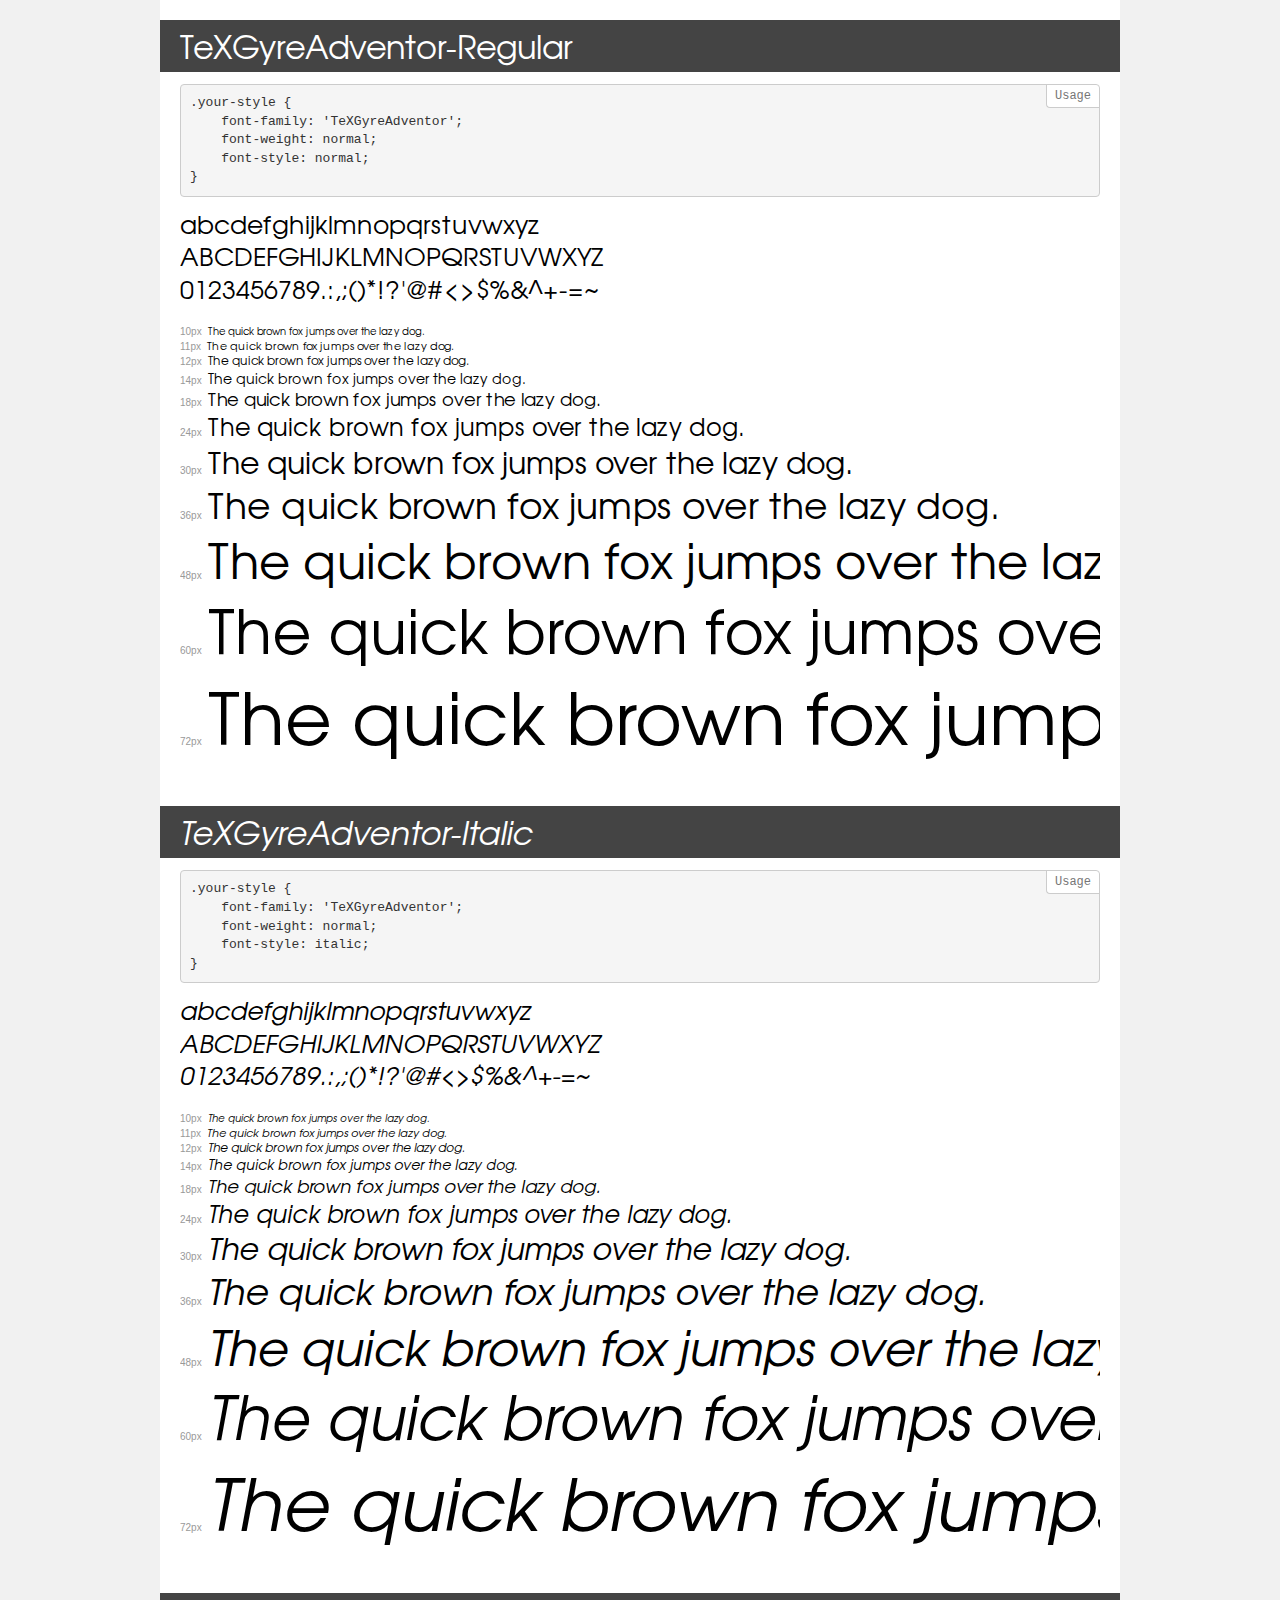
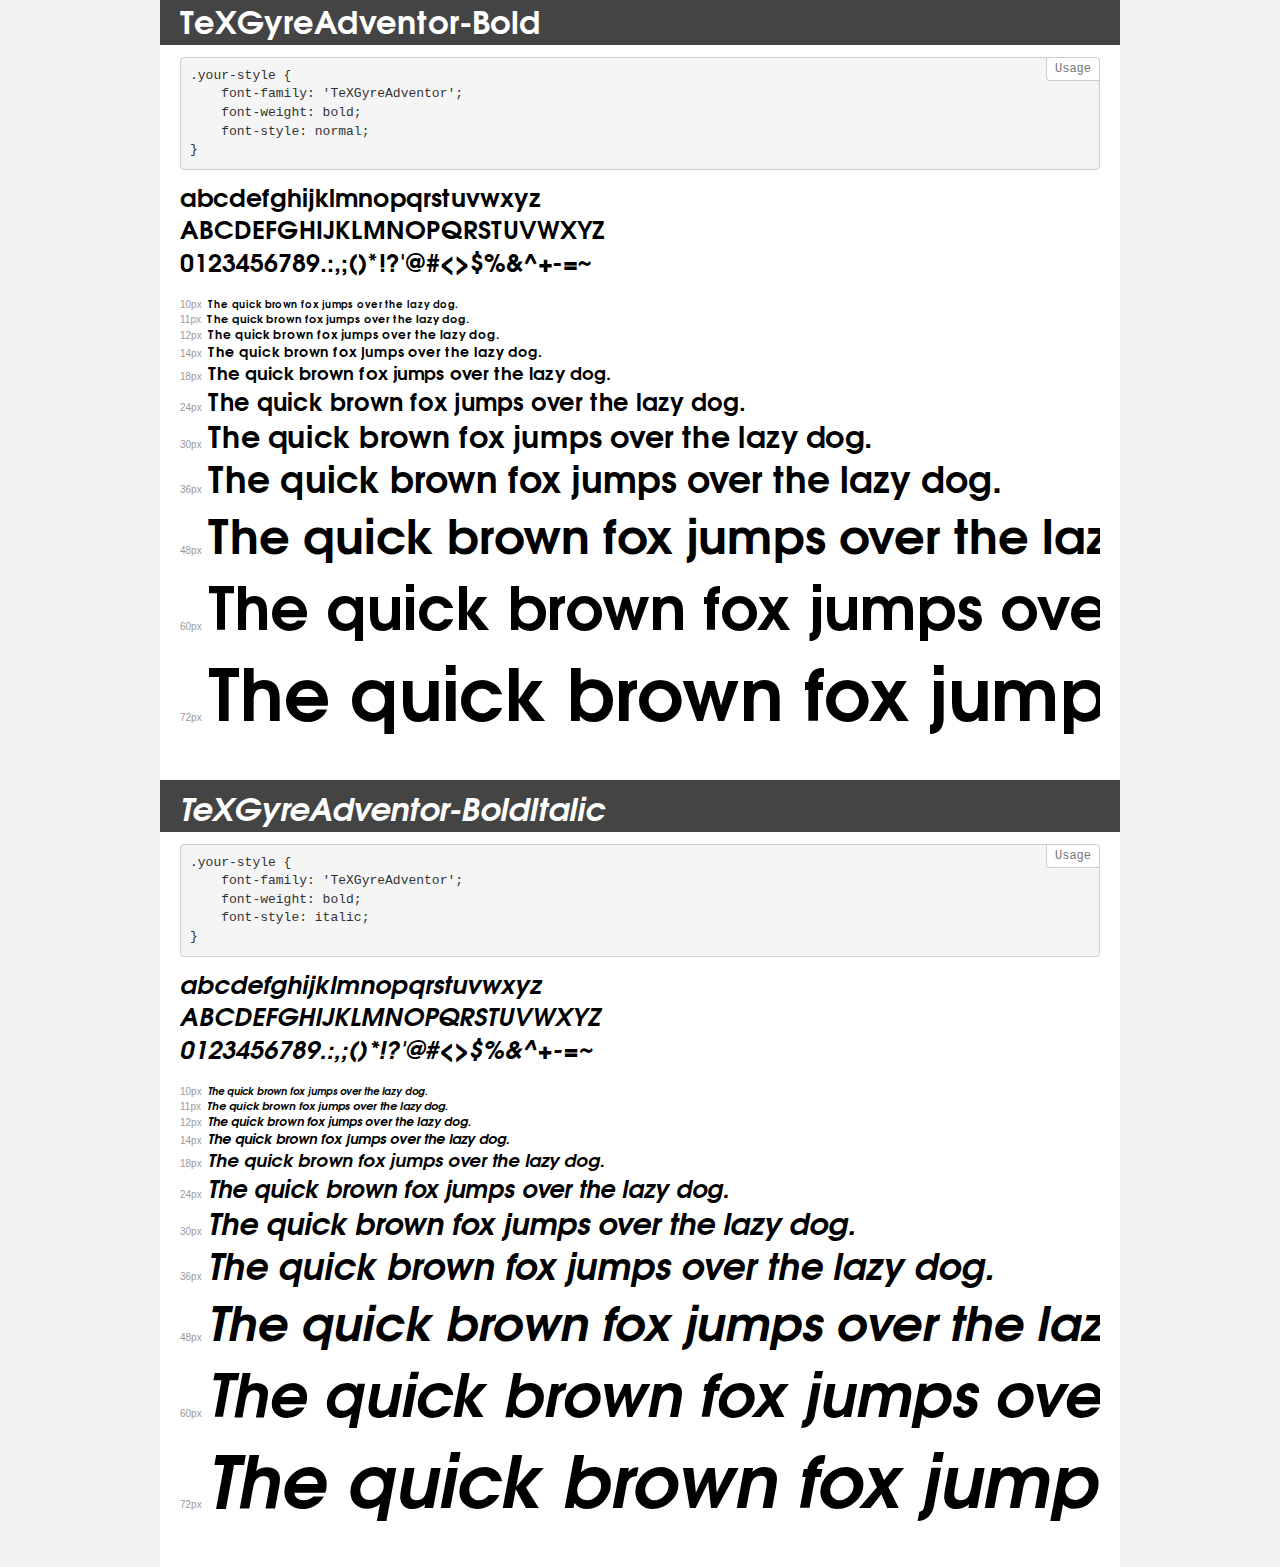
<file: assets/fonts/tex-demo.html>
<!DOCTYPE html>
<html>
<head>
    <meta charset="utf-8">
    <meta http-equiv="X-UA-Compatible" content="IE=edge">
    <meta name="viewport" content="width=device-width, initial-scale=1">
    <meta name="robots" content="noindex, noarchive">
    <meta name="format-detection" content="telephone=no">
    <title>Transfonter demo</title>
    <link href="tex-stylesheet.css" rel="stylesheet">
    <style>
        /*
        http://meyerweb.com/eric/tools/css/reset/
        v2.0 | 20110126
        License: none (public domain)
        */
        html, body, div, span, applet, object, iframe,
        h1, h2, h3, h4, h5, h6, p, blockquote, pre,
        a, abbr, acronym, address, big, cite, code,
        del, dfn, em, img, ins, kbd, q, s, samp,
        small, strike, strong, sub, sup, tt, var,
        b, u, i, center,
        dl, dt, dd, ol, ul, li,
        fieldset, form, label, legend,
        table, caption, tbody, tfoot, thead, tr, th, td,
        article, aside, canvas, details, embed,
        figure, figcaption, footer, header, hgroup,
        menu, nav, output, ruby, section, summary,
        time, mark, audio, video {
            margin: 0;
            padding: 0;
            border: 0;
            font-size: 100%;
            font: inherit;
            vertical-align: baseline;
        }
        /* HTML5 display-role reset for older browsers */
        article, aside, details, figcaption, figure,
        footer, header, hgroup, menu, nav, section {
            display: block;
        }
        body {
            line-height: 1;
        }
        ol, ul {
            list-style: none;
        }
        blockquote, q {
            quotes: none;
        }
        blockquote:before, blockquote:after,
        q:before, q:after {
            content: '';
            content: none;
        }
        table {
            border-collapse: collapse;
            border-spacing: 0;
        }
        /* common styles */
        body {
            background: #f1f1f1;
            color: #000;
        }
        .page {
            background: #fff;
            width: 920px;
            margin: 0 auto;
            padding: 20px 20px 0 20px;
            overflow: hidden;
        }
        .font-container {
            overflow-x: auto;
            overflow-y: hidden;
            margin-bottom: 40px;
            line-height: 1.3;
            white-space: nowrap;
            padding-bottom: 5px;
        }
        h1 {
            position: relative;
            background: #444;
            font-size: 32px;
            color: #fff;
            padding: 10px 20px;
            margin: 0 -20px 12px -20px;
        }
        .letters {
            font-size: 25px;
            margin-bottom: 20px;
        }
        .s10:before {
            content: '10px';
        }
        .s11:before {
            content: '11px';
        }
        .s12:before {
            content: '12px';
        }
        .s14:before {
            content: '14px';
        }
        .s18:before {
            content: '18px';
        }
        .s24:before {
            content: '24px';
        }
        .s30:before {
            content: '30px';
        }
        .s36:before {
            content: '36px';
        }
        .s48:before {
            content: '48px';
        }
        .s60:before {
            content: '60px';
        }
        .s72:before {
            content: '72px';
        }
        .s10:before, .s11:before, .s12:before, .s14:before,
        .s18:before, .s24:before, .s30:before, .s36:before,
        .s48:before, .s60:before, .s72:before {
            font-family: Arial, sans-serif;
            font-size: 10px;
            font-weight: normal;
            font-style: normal;
            color: #999;
            padding-right: 6px;
        }
        pre {
            display: block;
            position: relative;
            padding: 9px;
            margin: 0 0 10px;
            font-family: Monaco, Menlo, Consolas, "Courier New", monospace !important;
            font-size: 13px;
            line-height: 1.428571429;
            color: #333;
            font-weight: normal !important;
            font-style: normal !important;
            background-color: #f5f5f5;
            border: 1px solid #ccc;
            overflow-x: auto;
            border-radius: 4px;
        }
        pre:after {
            display: block;
            position: absolute;
            right: 0;
            top: 0;
            content: 'Usage';
            line-height: 1;
            padding: 5px 8px;
            font-size: 12px;
            color: #767676;
            background-color: #fff;
            border: 1px solid #ccc;
            border-right: none;
            border-top: none;
            border-radius: 0 4px 0 4px;
            z-index: 10;
        }
        /* responsive */
        @media (max-width: 959px) {
            .page {
                width: auto;
                margin: 0;
            }
        }
    </style>
</head>
<body>
<div class="page">
    <div class="demo" style="font-family: 'TeXGyreAdventor'; font-weight: normal; font-style: normal;">
        <h1>TeXGyreAdventor-Regular</h1>
        <pre>.your-style {
    font-family: 'TeXGyreAdventor';
    font-weight: normal;
    font-style: normal;
}</pre>
        <div class="font-container">
            <p class="letters">
                abcdefghijklmnopqrstuvwxyz<br>
ABCDEFGHIJKLMNOPQRSTUVWXYZ<br>
                0123456789.:,;()*!?'@#<>$%&^+-=~
            </p>
            <p class="s10" style="font-size: 10px;">The quick brown fox jumps over the lazy dog.</p>
            <p class="s11" style="font-size: 11px;">The quick brown fox jumps over the lazy dog.</p>
            <p class="s12" style="font-size: 12px;">The quick brown fox jumps over the lazy dog.</p>
            <p class="s14" style="font-size: 14px;">The quick brown fox jumps over the lazy dog.</p>
            <p class="s18" style="font-size: 18px;">The quick brown fox jumps over the lazy dog.</p>
            <p class="s24" style="font-size: 24px;">The quick brown fox jumps over the lazy dog.</p>
            <p class="s30" style="font-size: 30px;">The quick brown fox jumps over the lazy dog.</p>
            <p class="s36" style="font-size: 36px;">The quick brown fox jumps over the lazy dog.</p>
            <p class="s48" style="font-size: 48px;">The quick brown fox jumps over the lazy dog.</p>
            <p class="s60" style="font-size: 60px;">The quick brown fox jumps over the lazy dog.</p>
            <p class="s72" style="font-size: 72px;">The quick brown fox jumps over the lazy dog.</p>
        </div>
    </div>
    <div class="demo" style="font-family: 'TeXGyreAdventor'; font-weight: normal; font-style: italic;">
        <h1>TeXGyreAdventor-Italic</h1>
        <pre>.your-style {
    font-family: 'TeXGyreAdventor';
    font-weight: normal;
    font-style: italic;
}</pre>
        <div class="font-container">
            <p class="letters">
                abcdefghijklmnopqrstuvwxyz<br>
ABCDEFGHIJKLMNOPQRSTUVWXYZ<br>
                0123456789.:,;()*!?'@#<>$%&^+-=~
            </p>
            <p class="s10" style="font-size: 10px;">The quick brown fox jumps over the lazy dog.</p>
            <p class="s11" style="font-size: 11px;">The quick brown fox jumps over the lazy dog.</p>
            <p class="s12" style="font-size: 12px;">The quick brown fox jumps over the lazy dog.</p>
            <p class="s14" style="font-size: 14px;">The quick brown fox jumps over the lazy dog.</p>
            <p class="s18" style="font-size: 18px;">The quick brown fox jumps over the lazy dog.</p>
            <p class="s24" style="font-size: 24px;">The quick brown fox jumps over the lazy dog.</p>
            <p class="s30" style="font-size: 30px;">The quick brown fox jumps over the lazy dog.</p>
            <p class="s36" style="font-size: 36px;">The quick brown fox jumps over the lazy dog.</p>
            <p class="s48" style="font-size: 48px;">The quick brown fox jumps over the lazy dog.</p>
            <p class="s60" style="font-size: 60px;">The quick brown fox jumps over the lazy dog.</p>
            <p class="s72" style="font-size: 72px;">The quick brown fox jumps over the lazy dog.</p>
        </div>
    </div>
    <div class="demo" style="font-family: 'TeXGyreAdventor'; font-weight: bold; font-style: normal;">
        <h1>TeXGyreAdventor-Bold</h1>
        <pre>.your-style {
    font-family: 'TeXGyreAdventor';
    font-weight: bold;
    font-style: normal;
}</pre>
        <div class="font-container">
            <p class="letters">
                abcdefghijklmnopqrstuvwxyz<br>
ABCDEFGHIJKLMNOPQRSTUVWXYZ<br>
                0123456789.:,;()*!?'@#<>$%&^+-=~
            </p>
            <p class="s10" style="font-size: 10px;">The quick brown fox jumps over the lazy dog.</p>
            <p class="s11" style="font-size: 11px;">The quick brown fox jumps over the lazy dog.</p>
            <p class="s12" style="font-size: 12px;">The quick brown fox jumps over the lazy dog.</p>
            <p class="s14" style="font-size: 14px;">The quick brown fox jumps over the lazy dog.</p>
            <p class="s18" style="font-size: 18px;">The quick brown fox jumps over the lazy dog.</p>
            <p class="s24" style="font-size: 24px;">The quick brown fox jumps over the lazy dog.</p>
            <p class="s30" style="font-size: 30px;">The quick brown fox jumps over the lazy dog.</p>
            <p class="s36" style="font-size: 36px;">The quick brown fox jumps over the lazy dog.</p>
            <p class="s48" style="font-size: 48px;">The quick brown fox jumps over the lazy dog.</p>
            <p class="s60" style="font-size: 60px;">The quick brown fox jumps over the lazy dog.</p>
            <p class="s72" style="font-size: 72px;">The quick brown fox jumps over the lazy dog.</p>
        </div>
    </div>
    <div class="demo" style="font-family: 'TeXGyreAdventor'; font-weight: bold; font-style: italic;">
        <h1>TeXGyreAdventor-BoldItalic</h1>
        <pre>.your-style {
    font-family: 'TeXGyreAdventor';
    font-weight: bold;
    font-style: italic;
}</pre>
        <div class="font-container">
            <p class="letters">
                abcdefghijklmnopqrstuvwxyz<br>
ABCDEFGHIJKLMNOPQRSTUVWXYZ<br>
                0123456789.:,;()*!?'@#<>$%&^+-=~
            </p>
            <p class="s10" style="font-size: 10px;">The quick brown fox jumps over the lazy dog.</p>
            <p class="s11" style="font-size: 11px;">The quick brown fox jumps over the lazy dog.</p>
            <p class="s12" style="font-size: 12px;">The quick brown fox jumps over the lazy dog.</p>
            <p class="s14" style="font-size: 14px;">The quick brown fox jumps over the lazy dog.</p>
            <p class="s18" style="font-size: 18px;">The quick brown fox jumps over the lazy dog.</p>
            <p class="s24" style="font-size: 24px;">The quick brown fox jumps over the lazy dog.</p>
            <p class="s30" style="font-size: 30px;">The quick brown fox jumps over the lazy dog.</p>
            <p class="s36" style="font-size: 36px;">The quick brown fox jumps over the lazy dog.</p>
            <p class="s48" style="font-size: 48px;">The quick brown fox jumps over the lazy dog.</p>
            <p class="s60" style="font-size: 60px;">The quick brown fox jumps over the lazy dog.</p>
            <p class="s72" style="font-size: 72px;">The quick brown fox jumps over the lazy dog.</p>
        </div>
    </div>
</div>
</body>
</html>
</file>
<file: assets/css/fonts.css>
/* TeXGyreAdventor */
@font-face {
    font-family: 'TeXGyreAdventor';
    src: url('../fonts/TeXGyreAdventor-Regular.eot');
    src: url('../fonts/TeXGyreAdventor-Regular.eot?#iefix') format('embedded-opentype'),
        url('../fonts/TeXGyreAdventor-Regular.woff2') format('woff2'),
        url('../fonts/TeXGyreAdventor-Regular.woff') format('woff'),
        url('../fonts/TeXGyreAdventor-Regular.ttf') format('truetype');
    font-weight: normal;
    font-style: normal;
}

@font-face {
    font-family: 'TeXGyreAdventor';
    src: url('../fonts/TeXGyreAdventor-Italic.eot');
    src: url('../fonts/TeXGyreAdventor-Italic.eot?#iefix') format('embedded-opentype'),
        url('../fonts/TeXGyreAdventor-Italic.woff2') format('woff2'),
        url('../fonts/TeXGyreAdventor-Italic.woff') format('woff'),
        url('../fonts/TeXGyreAdventor-Italic.ttf') format('truetype');
    font-weight: normal;
    font-style: italic;
}

@font-face {
    font-family: 'TeXGyreAdventor';
    src: url('../fonts/TeXGyreAdventor-Bold.eot');
    src: url('../fonts/TeXGyreAdventor-Bold.eot?#iefix') format('embedded-opentype'),
        url('../fonts/TeXGyreAdventor-Bold.woff2') format('woff2'),
        url('../fonts/TeXGyreAdventor-Bold.woff') format('woff'),
        url('../fonts/TeXGyreAdventor-Bold.ttf') format('truetype');
    font-weight: bold;
    font-style: normal;
}

@font-face {
    font-family: 'TeXGyreAdventor';
    src: url('../fonts/TeXGyreAdventor-BoldItalic.eot');
    src: url('../fonts/TeXGyreAdventor-BoldItalic.eot?#iefix') format('embedded-opentype'),
        url('../fonts/TeXGyreAdventor-BoldItalic.woff2') format('woff2'),
        url('../fonts/TeXGyreAdventor-BoldItalic.woff') format('woff'),
        url('../fonts/TeXGyreAdventor-BoldItalic.ttf') format('truetype');
    font-weight: bold;
    font-style: italic;
}

/* Fira Code */

@font-face {
    font-family: 'Fira Code';
    src: url('../fonts/FiraCode-Bold.woff2') format('woff2'),
        url('../fonts/FiraCode-Bold.woff') format('woff');
    font-weight: bold;
    font-style: normal;
}

@font-face {
    font-family: 'Fira Code';
    src: url('../fonts/FiraCode-Regular.woff2') format('woff2'),
        url('../fonts/FiraCode-Regular.woff') format('woff');
    font-weight: normal;
    font-style: normal;
}

@font-face {
    font-family: 'Fira Code';
    src: url('../fonts/FiraCode-Medium.woff2') format('woff2'),
        url('../fonts/FiraCode-Medium.woff') format('woff');
    font-weight: 500;
    font-style: normal;
}

@font-face {
    font-family: 'Fira Code';
    src: url('../fonts/FiraCode-Light.woff2') format('woff2'),
        url('../fonts/FiraCode-Light.woff') format('woff');
    font-weight: 300;
    font-style: normal;
}

@font-face {
    font-family: 'Fira Code';
    src: url('../fonts/FiraCode-Retina.woff2') format('woff2'),
        url('../fonts/FiraCode-Retina.woff') format('woff');
    font-weight: normal;
    font-style: normal;
}
</file>
<file: assets/css/theme.css>
:root {
	--blue: #3369d6;
	--indigo: #5603ad;
	--purple: #801096;
	--pink: #e36397;
	--red: #f03;
	--orange: #ff3b00;
	--yellow: #ffd600;
	--green: #00c759;
	--teal: #73e9ef;
	--cyan: #2bffc6;
	--white: #fff;
	--gray: #6c757d;
	--gray-dark: #343a40;
	--light: #dee2e6;
	--lighter: #f8f9fa;
	--primary: #eec315;
	--secondary: #F5E8C2;
	--success: #00c759;
	--info: #73e9ef;
	--warning: #ff3b00;
	--danger: #f03;
	--light: #e9ecef;
	--dark: #343a40;
	--tertiary: #000000;
	--breakpoint-xs: 0;
	--breakpoint-sm: 576px;
	--breakpoint-md: 768px;
	--breakpoint-lg: 992px;
	--breakpoint-xl: 1200px;
	--font-family-sans-serif: TeXGyreAdventor, "Helvetica Neue", Arial, sans-serif, "Apple Color Emoji", "Segoe UI Emoji", "Segoe UI Symbol";
	--font-family-monospace: SFMono-Regular, Menlo, Monaco, Consolas, "Liberation Mono", "Courier New", monospace
}

*,
*::before,
*::after {
	box-sizing: border-box
}

html {
	font-family: sans-serif;
	line-height: 1.15;
	-webkit-text-size-adjust: 100%;
	-ms-text-size-adjust: 100%;
	-ms-overflow-style: scrollbar;
	-webkit-tap-highlight-color: transparent
}

@-ms-viewport {
	width: device-width
}

article,
aside,
dialog,
figcaption,
figure,
footer,
header,
hgroup,
main,
nav,
section {
	display: block
}

body {
	margin: 0;
	font-family: "TeXGyreAdventor", sans-serif;
	font-size: 1.25rem;
	font-weight: 400;
	line-height: 1.6;
	color: #495057;
	text-align: left;
	background-color: #fff
}

[tabindex="-1"]:focus {
	outline: 0 !important
}

hr {
	box-sizing: content-box;
	height: 0;
	overflow: visible
}

h1,
h2,
h3,
h4,
h5,
h6 {
	margin-top: 0;
	margin-bottom: .5rem
}

p {
	margin-top: 0;
	margin-bottom: 1rem
}

abbr[title],
abbr[data-original-title] {
	text-decoration: underline;
	text-decoration: underline dotted;
	cursor: help;
	border-bottom: 0
}

address {
	margin-bottom: 1rem;
	font-style: normal;
	line-height: inherit
}

ol,
ul,
dl {
	margin-top: 0;
	margin-bottom: 1rem
}

ol ol,
ul ul,
ol ul,
ul ol {
	margin-bottom: 0
}

dt {
	font-weight: 600
}

dd {
	margin-bottom: .5rem;
	margin-left: 0
}

blockquote {
	margin: 0 0 1rem
}

dfn {
	font-style: italic
}

b,
strong {
	font-weight: bolder
}

small {
	font-size: 80%
}

sub,
sup {
	position: relative;
	font-size: 75%;
	line-height: 0;
	vertical-align: baseline
}

sub {
	bottom: -.25em
}

sup {
	top: -.5em
}

a {
	color: #eec315;
	text-decoration: none;
	background-color: transparent;
	-webkit-text-decoration-skip: objects
}

a:hover {
	color: #f0c20a;
	text-decoration: unone
}

a:not([href]):not([tabindex]) {
	color: inherit;
	text-decoration: none
}

a:not([href]):not([tabindex]):hover,
a:not([href]):not([tabindex]):focus {
	color: inherit;
	text-decoration: none
}

a:not([href]):not([tabindex]):focus {
	outline: 0
}

pre,
code,
kbd,
samp {
	font-family: monospace, monospace;
	font-size: 1em
}

pre {
	margin-top: 0;
	margin-bottom: 1rem;
	overflow: auto;
	-ms-overflow-style: scrollbar
}

figure {
	margin: 0 0 1rem
}

img {
	vertical-align: middle;
	border-style: none
}

svg:not(:root) {
	overflow: hidden
}

table {
	border-collapse: collapse
}

caption {
	padding-top: .75rem;
	padding-bottom: .75rem;
	color: #adb5bd;
	text-align: left;
	caption-side: bottom
}

th {
	text-align: inherit
}

label {
	display: inline-block;
	margin-bottom: .5rem
}

button {
	border-radius: 0
}

button:focus {
	outline: 1px dotted;
	outline: 5px auto -webkit-focus-ring-color
}

input,
button,
select,
optgroup,
textarea {
	margin: 0;
	font-family: inherit;
	font-size: inherit;
	line-height: inherit
}

button,
input {
	overflow: visible
}

button,
select {
	text-transform: none
}

button,
html [type="button"],
[type="reset"],
[type="submit"] {
	-webkit-appearance: button
}

button::-moz-focus-inner,
[type="button"]::-moz-focus-inner,
[type="reset"]::-moz-focus-inner,
[type="submit"]::-moz-focus-inner {
	padding: 0;
	border-style: none
}

input[type="radio"],
input[type="checkbox"] {
	box-sizing: border-box;
	padding: 0
}

input[type="date"],
input[type="time"],
input[type="datetime-local"],
input[type="month"] {
	-webkit-appearance: listbox
}

textarea {
	overflow: auto;
	resize: vertical
}

fieldset {
	min-width: 0;
	padding: 0;
	margin: 0;
	border: 0
}

legend {
	display: block;
	width: 100%;
	max-width: 100%;
	padding: 0;
	margin-bottom: .5rem;
	font-size: 1.5rem;
	line-height: inherit;
	color: inherit;
	white-space: normal
}

progress {
	vertical-align: baseline
}

[type="number"]::-webkit-inner-spin-button,
[type="number"]::-webkit-outer-spin-button {
	height: auto
}

[type="search"] {
	outline-offset: -2px;
	-webkit-appearance: none
}

[type="search"]::-webkit-search-cancel-button,
[type="search"]::-webkit-search-decoration {
	-webkit-appearance: none
}

::-webkit-file-upload-button {
	font: inherit;
	-webkit-appearance: button
}

output {
	display: inline-block
}

summary {
	display: list-item;
	cursor: pointer
}

template {
	display: none
}

[hidden] {
	display: none !important
}

.monospace {
	font-family: "Fira Code", sans-serif;
	font-size: 1.25rem;
}

h1,
h2,
h3,
h4,
h5,
h6,
.h1,
.h2,
.h3,
.h4,
.h5,
.h6 {
	margin-bottom: .5rem;
	font-family: inherit;
	font-weight: 600;
	line-height: 1.3;
	color: #343a40
}

h1,
.h1 {
	font-size: 3 rem
}

h2,
.h2 {
	font-size: 2.5rem
}

h3,
.h3 {
	font-size: 2.0rem
}

h4,
.h4 {
	font-size: 1.5rem
}

h5,
.h5 {
	font-size: 1.25rem
}

h6,
.h6 {
	font-size: .875rem
}

.lead {
	font-size: 1.09375rem;
	font-weight: 300
}

.display-1 {
	font-size: 6rem;
	font-weight: 300;
	line-height: 1.3
}

.display-2 {
	font-size: 5.5rem;
	font-weight: 300;
	line-height: 1.3
}

.display-3 {
	font-size: 4.5rem;
	font-weight: 300;
	line-height: 1.3
}

.display-4 {
	font-size: 3.5rem;
	font-weight: 300;
	line-height: 1.3
}

hr {
	margin-top: 1rem;
	margin-bottom: 1rem;
	border: 0;
	border-top: .0625rem solid rgba(0, 0, 0, 0.1)
}

small,
.small {
	font-size: 80%;
	font-weight: 400
}

mark,
.mark {
	padding: .2em;
	background-color: #fcf8e3
}

.list-unstyled {
	padding-left: 0;
	list-style: none
}

.list-inline {
	padding-left: 0;
	list-style: none
}

.list-inline-item {
	display: inline-block
}

.list-inline-item:not(:last-child) {
	margin-right: .5rem
}

.initialism {
	font-size: 90%;
	text-transform: uppercase
}

.blockquote {
	margin-bottom: 1rem;
	font-size: 1.09375rem
}

.blockquote-footer {
	display: block;
	font-size: 80%;
	color: #6c757d
}

.blockquote-footer::before {
	content: "\2014 \00A0"
}

.img-fluid {
	max-width: 100%;
	height: auto
}

.img-thumbnail {
	padding: .25rem;
	background-color: #fff;
	border: .0625rem solid #dee2e6;
	border-radius: .375rem;
	box-shadow: 0 1px 2px rgba(0, 0, 0, 0.075);
	max-width: 100%;
	height: auto
}

.figure {
	display: inline-block
}

.figure-img {
	margin-bottom: .5rem;
	line-height: 1
}

.figure-caption {
	font-size: 90%;
	color: #6c757d
}

code,
kbd,
pre,
samp {
	font-family: SFMono-Regular, Menlo, Monaco, Consolas, "Liberation Mono", "Courier New", monospace
}

code {
	font-size: 87.5%;
	color: #e36397;
	word-break: break-word
}

a>code {
	color: inherit
}

kbd {
	padding: .2rem .4rem;
	font-size: 87.5%;
	color: #fff;
	background-color: #212529;
	border-radius: .25rem;
	box-shadow: inset 0 -0.1rem 0 rgba(0, 0, 0, 0.25)
}

kbd kbd {
	padding: 0;
	font-size: 100%;
	font-weight: 600;
	box-shadow: none
}

pre {
	display: block;
	font-size: 87.5%;
	color: #212529
}

pre code {
	font-size: inherit;
	color: inherit;
	word-break: normal
}

.pre-scrollable {
	max-height: 340px;
	overflow-y: scroll
}

.container {
	width: 100%;
	padding-right: 15px;
	padding-left: 15px;
	margin-right: auto;
	margin-left: auto
}

@media (min-width: 576px) {
	.container {
		max-width: 540px
	}
}

@media (min-width: 768px) {
	.container {
		max-width: 720px
	}
}

@media (min-width: 992px) {
	.container {
		max-width: 960px
	}
}

@media (min-width: 1200px) {
	.container {
		max-width: 1140px
	}
}

.container-fluid {
	width: 100%;
	padding-right: 15px;
	padding-left: 15px;
	margin-right: auto;
	margin-left: auto
}

.row {
	display: flex;
	flex-wrap: wrap;
	margin-right: -15px;
	margin-left: -15px
}

.no-gutters {
	margin-right: 0;
	margin-left: 0
}

.no-gutters>.col,
.no-gutters>[class*="col-"] {
	padding-right: 0;
	padding-left: 0
}

.col-1,
.col-2,
.col-3,
.col-4,
.col-5,
.col-6,
.col-7,
.col-8,
.col-9,
.col-10,
.col-11,
.col-12,
.col,
.col-auto,
.col-sm-1,
.col-sm-2,
.col-sm-3,
.col-sm-4,
.col-sm-5,
.col-sm-6,
.col-sm-7,
.col-sm-8,
.col-sm-9,
.col-sm-10,
.col-sm-11,
.col-sm-12,
.col-sm,
.col-sm-auto,
.col-md-1,
.col-md-2,
.col-md-3,
.col-md-4,
.col-md-5,
.col-md-6,
.col-md-7,
.col-md-8,
.col-md-9,
.col-md-10,
.col-md-11,
.col-md-12,
.col-md,
.col-md-auto,
.col-lg-1,
.col-lg-2,
.col-lg-3,
.col-lg-4,
.col-lg-5,
.col-lg-6,
.col-lg-7,
.col-lg-8,
.col-lg-9,
.col-lg-10,
.col-lg-11,
.col-lg-12,
.col-lg,
.col-lg-auto,
.col-xl-1,
.col-xl-2,
.col-xl-3,
.col-xl-4,
.col-xl-5,
.col-xl-6,
.col-xl-7,
.col-xl-8,
.col-xl-9,
.col-xl-10,
.col-xl-11,
.col-xl-12,
.col-xl,
.col-xl-auto {
	position: relative;
	width: 100%;
	min-height: 1px;
	padding-right: 15px;
	padding-left: 15px
}

.col {
	flex-basis: 0;
	flex-grow: 1;
	max-width: 100%
}

.col-auto {
	flex: 0 0 auto;
	width: auto;
	max-width: none
}

.col-1 {
	flex: 0 0 8.3333333333%;
	max-width: 8.3333333333%
}

.col-2 {
	flex: 0 0 16.6666666667%;
	max-width: 16.6666666667%
}

.col-3 {
	flex: 0 0 25%;
	max-width: 25%
}

.col-4 {
	flex: 0 0 33.3333333333%;
	max-width: 33.3333333333%
}

.col-5 {
	flex: 0 0 41.6666666667%;
	max-width: 41.6666666667%
}

.col-6 {
	flex: 0 0 50%;
	max-width: 50%
}

.col-7 {
	flex: 0 0 58.3333333333%;
	max-width: 58.3333333333%
}

.col-8 {
	flex: 0 0 66.6666666667%;
	max-width: 66.6666666667%
}

.col-9 {
	flex: 0 0 75%;
	max-width: 75%
}

.col-10 {
	flex: 0 0 83.3333333333%;
	max-width: 83.3333333333%
}

.col-11 {
	flex: 0 0 91.6666666667%;
	max-width: 91.6666666667%
}

.col-12 {
	flex: 0 0 100%;
	max-width: 100%
}

.order-first {
	order: -1
}

.order-last {
	order: 13
}

.order-0 {
	order: 0
}

.order-1 {
	order: 1
}

.order-2 {
	order: 2
}

.order-3 {
	order: 3
}

.order-4 {
	order: 4
}

.order-5 {
	order: 5
}

.order-6 {
	order: 6
}

.order-7 {
	order: 7
}

.order-8 {
	order: 8
}

.order-9 {
	order: 9
}

.order-10 {
	order: 10
}

.order-11 {
	order: 11
}

.order-12 {
	order: 12
}

.offset-1 {
	margin-left: 8.3333333333%
}

.offset-2 {
	margin-left: 16.6666666667%
}

.offset-3 {
	margin-left: 25%
}

.offset-4 {
	margin-left: 33.3333333333%
}

.offset-5 {
	margin-left: 41.6666666667%
}

.offset-6 {
	margin-left: 50%
}

.offset-7 {
	margin-left: 58.3333333333%
}

.offset-8 {
	margin-left: 66.6666666667%
}

.offset-9 {
	margin-left: 75%
}

.offset-10 {
	margin-left: 83.3333333333%
}

.offset-11 {
	margin-left: 91.6666666667%
}

@media (min-width: 576px) {
	.col-sm {
		flex-basis: 0;
		flex-grow: 1;
		max-width: 100%
	}
	.col-sm-auto {
		flex: 0 0 auto;
		width: auto;
		max-width: none
	}
	.col-sm-1 {
		flex: 0 0 8.3333333333%;
		max-width: 8.3333333333%
	}
	.col-sm-2 {
		flex: 0 0 16.6666666667%;
		max-width: 16.6666666667%
	}
	.col-sm-3 {
		flex: 0 0 25%;
		max-width: 25%
	}
	.col-sm-4 {
		flex: 0 0 33.3333333333%;
		max-width: 33.3333333333%
	}
	.col-sm-5 {
		flex: 0 0 41.6666666667%;
		max-width: 41.6666666667%
	}
	.col-sm-6 {
		flex: 0 0 50%;
		max-width: 50%
	}
	.col-sm-7 {
		flex: 0 0 58.3333333333%;
		max-width: 58.3333333333%
	}
	.col-sm-8 {
		flex: 0 0 66.6666666667%;
		max-width: 66.6666666667%
	}
	.col-sm-9 {
		flex: 0 0 75%;
		max-width: 75%
	}
	.col-sm-10 {
		flex: 0 0 83.3333333333%;
		max-width: 83.3333333333%
	}
	.col-sm-11 {
		flex: 0 0 91.6666666667%;
		max-width: 91.6666666667%
	}
	.col-sm-12 {
		flex: 0 0 100%;
		max-width: 100%
	}
	.order-sm-first {
		order: -1
	}
	.order-sm-last {
		order: 13
	}
	.order-sm-0 {
		order: 0
	}
	.order-sm-1 {
		order: 1
	}
	.order-sm-2 {
		order: 2
	}
	.order-sm-3 {
		order: 3
	}
	.order-sm-4 {
		order: 4
	}
	.order-sm-5 {
		order: 5
	}
	.order-sm-6 {
		order: 6
	}
	.order-sm-7 {
		order: 7
	}
	.order-sm-8 {
		order: 8
	}
	.order-sm-9 {
		order: 9
	}
	.order-sm-10 {
		order: 10
	}
	.order-sm-11 {
		order: 11
	}
	.order-sm-12 {
		order: 12
	}
	.offset-sm-0 {
		margin-left: 0
	}
	.offset-sm-1 {
		margin-left: 8.3333333333%
	}
	.offset-sm-2 {
		margin-left: 16.6666666667%
	}
	.offset-sm-3 {
		margin-left: 25%
	}
	.offset-sm-4 {
		margin-left: 33.3333333333%
	}
	.offset-sm-5 {
		margin-left: 41.6666666667%
	}
	.offset-sm-6 {
		margin-left: 50%
	}
	.offset-sm-7 {
		margin-left: 58.3333333333%
	}
	.offset-sm-8 {
		margin-left: 66.6666666667%
	}
	.offset-sm-9 {
		margin-left: 75%
	}
	.offset-sm-10 {
		margin-left: 83.3333333333%
	}
	.offset-sm-11 {
		margin-left: 91.6666666667%
	}
}

@media (min-width: 768px) {
	.col-md {
		flex-basis: 0;
		flex-grow: 1;
		max-width: 100%
	}
	.col-md-auto {
		flex: 0 0 auto;
		width: auto;
		max-width: none
	}
	.col-md-1 {
		flex: 0 0 8.3333333333%;
		max-width: 8.3333333333%
	}
	.col-md-2 {
		flex: 0 0 16.6666666667%;
		max-width: 16.6666666667%
	}
	.col-md-3 {
		flex: 0 0 25%;
		max-width: 25%
	}
	.col-md-4 {
		flex: 0 0 33.3333333333%;
		max-width: 33.3333333333%
	}
	.col-md-5 {
		flex: 0 0 41.6666666667%;
		max-width: 41.6666666667%
	}
	.col-md-6 {
		flex: 0 0 50%;
		max-width: 50%
	}
	.col-md-7 {
		flex: 0 0 58.3333333333%;
		max-width: 58.3333333333%
	}
	.col-md-8 {
		flex: 0 0 66.6666666667%;
		max-width: 66.6666666667%
	}
	.col-md-9 {
		flex: 0 0 75%;
		max-width: 75%
	}
	.col-md-10 {
		flex: 0 0 83.3333333333%;
		max-width: 83.3333333333%
	}
	.col-md-11 {
		flex: 0 0 91.6666666667%;
		max-width: 91.6666666667%
	}
	.col-md-12 {
		flex: 0 0 100%;
		max-width: 100%
	}
	.order-md-first {
		order: -1
	}
	.order-md-last {
		order: 13
	}
	.order-md-0 {
		order: 0
	}
	.order-md-1 {
		order: 1
	}
	.order-md-2 {
		order: 2
	}
	.order-md-3 {
		order: 3
	}
	.order-md-4 {
		order: 4
	}
	.order-md-5 {
		order: 5
	}
	.order-md-6 {
		order: 6
	}
	.order-md-7 {
		order: 7
	}
	.order-md-8 {
		order: 8
	}
	.order-md-9 {
		order: 9
	}
	.order-md-10 {
		order: 10
	}
	.order-md-11 {
		order: 11
	}
	.order-md-12 {
		order: 12
	}
	.offset-md-0 {
		margin-left: 0
	}
	.offset-md-1 {
		margin-left: 8.3333333333%
	}
	.offset-md-2 {
		margin-left: 16.6666666667%
	}
	.offset-md-3 {
		margin-left: 25%
	}
	.offset-md-4 {
		margin-left: 33.3333333333%
	}
	.offset-md-5 {
		margin-left: 41.6666666667%
	}
	.offset-md-6 {
		margin-left: 50%
	}
	.offset-md-7 {
		margin-left: 58.3333333333%
	}
	.offset-md-8 {
		margin-left: 66.6666666667%
	}
	.offset-md-9 {
		margin-left: 75%
	}
	.offset-md-10 {
		margin-left: 83.3333333333%
	}
	.offset-md-11 {
		margin-left: 91.6666666667%
	}
}

@media (min-width: 992px) {
	.col-lg {
		flex-basis: 0;
		flex-grow: 1;
		max-width: 100%
	}
	.col-lg-auto {
		flex: 0 0 auto;
		width: auto;
		max-width: none
	}
	.col-lg-1 {
		flex: 0 0 8.3333333333%;
		max-width: 8.3333333333%
	}
	.col-lg-2 {
		flex: 0 0 16.6666666667%;
		max-width: 16.6666666667%
	}
	.col-lg-3 {
		flex: 0 0 25%;
		max-width: 25%
	}
	.col-lg-4 {
		flex: 0 0 33.3333333333%;
		max-width: 33.3333333333%
	}
	.col-lg-5 {
		flex: 0 0 41.6666666667%;
		max-width: 41.6666666667%
	}
	.col-lg-6 {
		flex: 0 0 50%;
		max-width: 50%
	}
	.col-lg-7 {
		flex: 0 0 58.3333333333%;
		max-width: 58.3333333333%
	}
	.col-lg-8 {
		flex: 0 0 66.6666666667%;
		max-width: 66.6666666667%
	}
	.col-lg-9 {
		flex: 0 0 75%;
		max-width: 75%
	}
	.col-lg-10 {
		flex: 0 0 83.3333333333%;
		max-width: 83.3333333333%
	}
	.col-lg-11 {
		flex: 0 0 91.6666666667%;
		max-width: 91.6666666667%
	}
	.col-lg-12 {
		flex: 0 0 100%;
		max-width: 100%
	}
	.order-lg-first {
		order: -1
	}
	.order-lg-last {
		order: 13
	}
	.order-lg-0 {
		order: 0
	}
	.order-lg-1 {
		order: 1
	}
	.order-lg-2 {
		order: 2
	}
	.order-lg-3 {
		order: 3
	}
	.order-lg-4 {
		order: 4
	}
	.order-lg-5 {
		order: 5
	}
	.order-lg-6 {
		order: 6
	}
	.order-lg-7 {
		order: 7
	}
	.order-lg-8 {
		order: 8
	}
	.order-lg-9 {
		order: 9
	}
	.order-lg-10 {
		order: 10
	}
	.order-lg-11 {
		order: 11
	}
	.order-lg-12 {
		order: 12
	}
	.offset-lg-0 {
		margin-left: 0
	}
	.offset-lg-1 {
		margin-left: 8.3333333333%
	}
	.offset-lg-2 {
		margin-left: 16.6666666667%
	}
	.offset-lg-3 {
		margin-left: 25%
	}
	.offset-lg-4 {
		margin-left: 33.3333333333%
	}
	.offset-lg-5 {
		margin-left: 41.6666666667%
	}
	.offset-lg-6 {
		margin-left: 50%
	}
	.offset-lg-7 {
		margin-left: 58.3333333333%
	}
	.offset-lg-8 {
		margin-left: 66.6666666667%
	}
	.offset-lg-9 {
		margin-left: 75%
	}
	.offset-lg-10 {
		margin-left: 83.3333333333%
	}
	.offset-lg-11 {
		margin-left: 91.6666666667%
	}
}

@media (min-width: 1200px) {
	.col-xl {
		flex-basis: 0;
		flex-grow: 1;
		max-width: 100%
	}
	.col-xl-auto {
		flex: 0 0 auto;
		width: auto;
		max-width: none
	}
	.col-xl-1 {
		flex: 0 0 8.3333333333%;
		max-width: 8.3333333333%
	}
	.col-xl-2 {
		flex: 0 0 16.6666666667%;
		max-width: 16.6666666667%
	}
	.col-xl-3 {
		flex: 0 0 25%;
		max-width: 25%
	}
	.col-xl-4 {
		flex: 0 0 33.3333333333%;
		max-width: 33.3333333333%
	}
	.col-xl-5 {
		flex: 0 0 41.6666666667%;
		max-width: 41.6666666667%
	}
	.col-xl-6 {
		flex: 0 0 50%;
		max-width: 50%
	}
	.col-xl-7 {
		flex: 0 0 58.3333333333%;
		max-width: 58.3333333333%
	}
	.col-xl-8 {
		flex: 0 0 66.6666666667%;
		max-width: 66.6666666667%
	}
	.col-xl-9 {
		flex: 0 0 75%;
		max-width: 75%
	}
	.col-xl-10 {
		flex: 0 0 83.3333333333%;
		max-width: 83.3333333333%
	}
	.col-xl-11 {
		flex: 0 0 91.6666666667%;
		max-width: 91.6666666667%
	}
	.col-xl-12 {
		flex: 0 0 100%;
		max-width: 100%
	}
	.order-xl-first {
		order: -1
	}
	.order-xl-last {
		order: 13
	}
	.order-xl-0 {
		order: 0
	}
	.order-xl-1 {
		order: 1
	}
	.order-xl-2 {
		order: 2
	}
	.order-xl-3 {
		order: 3
	}
	.order-xl-4 {
		order: 4
	}
	.order-xl-5 {
		order: 5
	}
	.order-xl-6 {
		order: 6
	}
	.order-xl-7 {
		order: 7
	}
	.order-xl-8 {
		order: 8
	}
	.order-xl-9 {
		order: 9
	}
	.order-xl-10 {
		order: 10
	}
	.order-xl-11 {
		order: 11
	}
	.order-xl-12 {
		order: 12
	}
	.offset-xl-0 {
		margin-left: 0
	}
	.offset-xl-1 {
		margin-left: 8.3333333333%
	}
	.offset-xl-2 {
		margin-left: 16.6666666667%
	}
	.offset-xl-3 {
		margin-left: 25%
	}
	.offset-xl-4 {
		margin-left: 33.3333333333%
	}
	.offset-xl-5 {
		margin-left: 41.6666666667%
	}
	.offset-xl-6 {
		margin-left: 50%
	}
	.offset-xl-7 {
		margin-left: 58.3333333333%
	}
	.offset-xl-8 {
		margin-left: 66.6666666667%
	}
	.offset-xl-9 {
		margin-left: 75%
	}
	.offset-xl-10 {
		margin-left: 83.3333333333%
	}
	.offset-xl-11 {
		margin-left: 91.6666666667%
	}
}

.table {
	width: 100%;
	max-width: 100%;
	margin-bottom: 1rem;
	background-color: transparent
}

.table th,
.table td {
	padding: .75rem;
	vertical-align: top;
	border-top: .0625rem solid #dee2e6
}

.table thead th {
	vertical-align: bottom;
	border-bottom: .125rem solid #dee2e6
}

.table tbody+tbody {
	border-top: .125rem solid #dee2e6
}

.table .table {
	background-color: #fff
}

.table-sm th,
.table-sm td {
	padding: .3rem
}

.table-bordered {
	border: .0625rem solid #dee2e6
}

.table-bordered th,
.table-bordered td {
	border: .0625rem solid #dee2e6
}

.table-bordered thead th,
.table-bordered thead td {
	border-bottom-width: .125rem
}

.table-striped tbody tr:nth-of-type(odd) {
	background-color: rgba(0, 0, 0, 0.05)
}

.table-hover tbody tr:hover {
	background-color: rgba(0, 0, 0, 0.075)
}

.table-primary,
.table-primary>th,
.table-primary>td {
	background-color: #c3dfff
}

.table-hover .table-primary:hover {
	background-color: #aad1ff
}

.table-hover .table-primary:hover>td,
.table-hover .table-primary:hover>th {
	background-color: #aad1ff
}

.table-secondary,
.table-secondary>th,
.table-secondary>td {
	background-color: #f9fbff
}

.table-hover .table-secondary:hover {
	background-color: #e0eaff
}

.table-hover .table-secondary:hover>td,
.table-hover .table-secondary:hover>th {
	background-color: #e0eaff
}

.table-success,
.table-success>th,
.table-success>td {
	background-color: #b8efd1
}

.table-hover .table-success:hover {
	background-color: #a3eac4
}

.table-hover .table-success:hover>td,
.table-hover .table-success:hover>th {
	background-color: #a3eac4
}

.table-info,
.table-info>th,
.table-info>td {
	background-color: #d8f9fb
}

.table-hover .table-info:hover {
	background-color: #c1f5f9
}

.table-hover .table-info:hover>td,
.table-hover .table-info:hover>th {
	background-color: #c1f5f9
}

.table-warning,
.table-warning>th,
.table-warning>td {
	background-color: #ffc8b8
}

.table-hover .table-warning:hover {
	background-color: #ffb49f
}

.table-hover .table-warning:hover>td,
.table-hover .table-warning:hover>th {
	background-color: #ffb49f
}

.table-danger,
.table-danger>th,
.table-danger>td {
	background-color: #ffb8c6
}

.table-hover .table-danger:hover {
	background-color: #ff9fb2
}

.table-hover .table-danger:hover>td,
.table-hover .table-danger:hover>th {
	background-color: #ff9fb2
}

.table-light,
.table-light>th,
.table-light>td {
	background-color: #f9fafb
}

.table-hover .table-light:hover {
	background-color: #eaedf1
}

.table-hover .table-light:hover>td,
.table-hover .table-light:hover>th {
	background-color: #eaedf1
}

.table-dark,
.table-dark>th,
.table-dark>td {
	background-color: #c6c8ca
}

.table-hover .table-dark:hover {
	background-color: #b9bbbe
}

.table-hover .table-dark:hover>td,
.table-hover .table-dark:hover>th {
	background-color: #b9bbbe
}

.table-tertiary,
.table-tertiary>th,
.table-tertiary>td {
	background-color: #bfc4c9
}

.table-hover .table-tertiary:hover {
	background-color: #b1b7bd
}

.table-hover .table-tertiary:hover>td,
.table-hover .table-tertiary:hover>th {
	background-color: #b1b7bd
}

.table-active,
.table-active>th,
.table-active>td {
	background-color: rgba(0, 0, 0, 0.075)
}

.table-hover .table-active:hover {
	background-color: rgba(0, 0, 0, 0.075)
}

.table-hover .table-active:hover>td,
.table-hover .table-active:hover>th {
	background-color: rgba(0, 0, 0, 0.075)
}

.table .thead-dark th {
	color: #fff;
	background-color: #212529;
	border-color: #32383e
}

.table .thead-light th {
	color: #495057;
	background-color: #e9ecef;
	border-color: #dee2e6
}

.table-dark {
	color: #fff;
	background-color: #212529
}

.table-dark th,
.table-dark td,
.table-dark thead th {
	border-color: #32383e
}

.table-dark.table-bordered {
	border: 0
}

.table-dark.table-striped tbody tr:nth-of-type(odd) {
	background-color: rgba(255, 255, 255, 0.05)
}

.table-dark.table-hover tbody tr:hover {
	background-color: rgba(255, 255, 255, 0.075)
}

@media (max-width: 575.98px) {
	.table-responsive-sm {
		display: block;
		width: 100%;
		overflow-x: auto;
		-webkit-overflow-scrolling: touch;
		-ms-overflow-style: -ms-autohiding-scrollbar
	}
	.table-responsive-sm>.table-bordered {
		border: 0
	}
}

@media (max-width: 767.98px) {
	.table-responsive-md {
		display: block;
		width: 100%;
		overflow-x: auto;
		-webkit-overflow-scrolling: touch;
		-ms-overflow-style: -ms-autohiding-scrollbar
	}
	.table-responsive-md>.table-bordered {
		border: 0
	}
}

@media (max-width: 991.98px) {
	.table-responsive-lg {
		display: block;
		width: 100%;
		overflow-x: auto;
		-webkit-overflow-scrolling: touch;
		-ms-overflow-style: -ms-autohiding-scrollbar
	}
	.table-responsive-lg>.table-bordered {
		border: 0
	}
}

@media (max-width: 1199.98px) {
	.table-responsive-xl {
		display: block;
		width: 100%;
		overflow-x: auto;
		-webkit-overflow-scrolling: touch;
		-ms-overflow-style: -ms-autohiding-scrollbar
	}
	.table-responsive-xl>.table-bordered {
		border: 0
	}
}

.table-responsive {
	display: block;
	width: 100%;
	overflow-x: auto;
	-webkit-overflow-scrolling: touch;
	-ms-overflow-style: -ms-autohiding-scrollbar
}

.table-responsive>.table-bordered {
	border: 0
}

.form-control {
	display: block;
	width: 100%;
	padding: .75rem 1rem;
	font-size: .875rem;
	line-height: 1.6;
	color: #495057;
	background-color: #fff;
	background-clip: padding-box;
	border: .0625rem solid #ced4da;
	border-radius: .375rem;
	box-shadow: none;
	transition: all 0.2s ease-in-out
}

.form-control::-ms-expand {
	background-color: transparent;
	border: 0
}

.form-control:focus {
	color: #495057;
	background-color: #f8f9fa;
	border-color: #ced4da;
	outline: 0;
	box-shadow: none, 0 4px 10px 0 rgba(0, 0, 0, 0.04)
}

.form-control::placeholder {
	color: #6c757d;
	opacity: 1
}

.form-control:disabled,
.form-control[readonly] {
	background-color: #e9ecef;
	opacity: 1
}

select.form-control:not([size]):not([multiple]) {
	height: calc(2.9rem + .125rem)
}

select.form-control:focus::-ms-value {
	color: #495057;
	background-color: #fff
}

.form-control-file,
.form-control-range {
	display: block;
	width: 100%
}

.col-form-label {
	padding-top: calc(.75rem + .0625rem);
	padding-bottom: calc(.75rem + .0625rem);
	margin-bottom: 0;
	font-size: inherit;
	line-height: 1.6
}

.col-form-label-lg {
	padding-top: calc(.95rem + .0625rem);
	padding-bottom: calc(.95rem + .0625rem);
	font-size: 1.09375rem;
	line-height: 1.5
}

.col-form-label-sm {
	padding-top: calc(.55rem + .0625rem);
	padding-bottom: calc(.55rem + .0625rem);
	font-size: .765625rem;
	line-height: 1.5
}

.form-control-plaintext {
	display: block;
	width: 100%;
	padding-top: .75rem;
	padding-bottom: .75rem;
	margin-bottom: 0;
	line-height: 1.6;
	background-color: transparent;
	border: solid transparent;
	border-width: .0625rem 0
}

.form-control-plaintext.form-control-sm,
.input-group-sm>.form-control-plaintext.form-control,
.input-group-sm>.input-group-prepend>.form-control-plaintext.input-group-text,
.input-group-sm>.input-group-append>.form-control-plaintext.input-group-text,
.input-group-sm>.input-group-prepend>.form-control-plaintext.btn,
.input-group-sm>.input-group-append>.form-control-plaintext.btn,
.form-control-plaintext.form-control-lg,
.input-group-lg>.form-control-plaintext.form-control,
.input-group-lg>.input-group-prepend>.form-control-plaintext.input-group-text,
.input-group-lg>.input-group-append>.form-control-plaintext.input-group-text,
.input-group-lg>.input-group-prepend>.form-control-plaintext.btn,
.input-group-lg>.input-group-append>.form-control-plaintext.btn {
	padding-right: 0;
	padding-left: 0
}

.form-control-sm,
.input-group-sm>.form-control,
.input-group-sm>.input-group-prepend>.input-group-text,
.input-group-sm>.input-group-append>.input-group-text,
.input-group-sm>.input-group-prepend>.btn,
.input-group-sm>.input-group-append>.btn {
	padding: .55rem 1rem;
	font-size: .765625rem;
	line-height: 1.5;
	border-radius: .25rem
}

select.form-control-sm:not([size]):not([multiple]),
.input-group-sm>select.form-control:not([size]):not([multiple]),
.input-group-sm>.input-group-prepend>select.input-group-text:not([size]):not([multiple]),
.input-group-sm>.input-group-append>select.input-group-text:not([size]):not([multiple]),
.input-group-sm>.input-group-prepend>select.btn:not([size]):not([multiple]),
.input-group-sm>.input-group-append>select.btn:not([size]):not([multiple]) {
	height: calc(2.2484375rem + .125rem)
}

.form-control-lg,
.input-group-lg>.form-control,
.input-group-lg>.input-group-prepend>.input-group-text,
.input-group-lg>.input-group-append>.input-group-text,
.input-group-lg>.input-group-prepend>.btn,
.input-group-lg>.input-group-append>.btn {
	padding: .95rem 1rem;
	font-size: 1.09375rem;
	line-height: 1.5;
	border-radius: .375rem
}

select.form-control-lg:not([size]):not([multiple]),
.input-group-lg>select.form-control:not([size]):not([multiple]),
.input-group-lg>.input-group-prepend>select.input-group-text:not([size]):not([multiple]),
.input-group-lg>.input-group-append>select.input-group-text:not([size]):not([multiple]),
.input-group-lg>.input-group-prepend>select.btn:not([size]):not([multiple]),
.input-group-lg>.input-group-append>select.btn:not([size]):not([multiple]) {
	height: calc(3.540625rem + .125rem)
}

.form-group {
	margin-bottom: 1rem
}

.form-text {
	display: block;
	margin-top: .25rem
}

.form-row {
	display: flex;
	flex-wrap: wrap;
	margin-right: -5px;
	margin-left: -5px
}

.form-row>.col,
.form-row>[class*="col-"] {
	padding-right: 5px;
	padding-left: 5px
}

.form-check {
	position: relative;
	display: block;
	padding-left: 1.25rem
}

.form-check-input {
	position: absolute;
	margin-top: .3rem;
	margin-left: -1.25rem
}

.form-check-input:disabled~.form-check-label {
	color: #adb5bd
}

.form-check-label {
	margin-bottom: 0
}

.form-check-inline {
	display: inline-flex;
	align-items: center;
	padding-left: 0;
	margin-right: .75rem
}

.form-check-inline .form-check-input {
	position: static;
	margin-top: 0;
	margin-right: .3125rem;
	margin-left: 0
}

.valid-feedback {
	display: none;
	width: 100%;
	margin-top: .25rem;
	font-size: 80%;
	color: #00c759
}

.valid-tooltip {
	position: absolute;
	top: 100%;
	z-index: 5;
	display: none;
	max-width: 100%;
	padding: .5rem;
	margin-top: .1rem;
	font-size: .875rem;
	line-height: 1;
	color: #fff;
	background-color: rgba(0, 199, 89, 0.8);
	border-radius: .2rem
}

.was-validated .form-control:valid,
.form-control.is-valid,
.was-validated .custom-select:valid,
.custom-select.is-valid {
	border-color: #00c759
}

.was-validated .form-control:valid:focus,
.form-control.is-valid:focus,
.was-validated .custom-select:valid:focus,
.custom-select.is-valid:focus {
	border-color: #00c759;
	box-shadow: 0 0 0 0 rgba(0, 199, 89, 0.25)
}

.was-validated .form-control:valid~.valid-feedback,
.was-validated .form-control:valid~.valid-tooltip,
.form-control.is-valid~.valid-feedback,
.form-control.is-valid~.valid-tooltip,
.was-validated .custom-select:valid~.valid-feedback,
.was-validated .custom-select:valid~.valid-tooltip,
.custom-select.is-valid~.valid-feedback,
.custom-select.is-valid~.valid-tooltip {
	display: block
}

.was-validated .form-check-input:valid~.form-check-label,
.form-check-input.is-valid~.form-check-label {
	color: #00c759
}

.was-validated .form-check-input:valid~.valid-feedback,
.was-validated .form-check-input:valid~.valid-tooltip,
.form-check-input.is-valid~.valid-feedback,
.form-check-input.is-valid~.valid-tooltip {
	display: block
}

.was-validated .custom-control-input:valid~.custom-control-label,
.custom-control-input.is-valid~.custom-control-label {
	color: #00c759
}

.was-validated .custom-control-input:valid~.custom-control-label::before,
.custom-control-input.is-valid~.custom-control-label::before {
	background-color: #48ff9a;
	border-color: #48ff9a
}

.was-validated .custom-control-input:valid~.valid-feedback,
.was-validated .custom-control-input:valid~.valid-tooltip,
.custom-control-input.is-valid~.valid-feedback,
.custom-control-input.is-valid~.valid-tooltip {
	display: block
}

.was-validated .custom-control-input:valid:checked~.custom-control-label::before,
.custom-control-input.is-valid:checked~.custom-control-label::before {
	background: #00fa70 linear-gradient(180deg, #26fb85, #00fa70) repeat-x;
	border-color: #48ff9a
}

.was-validated .custom-control-input:valid:focus~.custom-control-label::before,
.custom-control-input.is-valid:focus~.custom-control-label::before {
	box-shadow: 0 0 0 1px #fff, 0 0 0 0 rgba(0, 199, 89, 0.25)
}

.was-validated .custom-file-input:valid~.custom-file-label,
.custom-file-input.is-valid~.custom-file-label {
	border-color: #00c759
}

.was-validated .custom-file-input:valid~.custom-file-label::before,
.custom-file-input.is-valid~.custom-file-label::before {
	border-color: inherit
}

.was-validated .custom-file-input:valid~.valid-feedback,
.was-validated .custom-file-input:valid~.valid-tooltip,
.custom-file-input.is-valid~.valid-feedback,
.custom-file-input.is-valid~.valid-tooltip {
	display: block
}

.was-validated .custom-file-input:valid:focus~.custom-file-label,
.custom-file-input.is-valid:focus~.custom-file-label {
	box-shadow: 0 0 0 0 rgba(0, 199, 89, 0.25)
}

.invalid-feedback {
	display: none;
	width: 100%;
	margin-top: .25rem;
	font-size: 80%;
	color: #f03
}

.invalid-tooltip {
	position: absolute;
	top: 100%;
	z-index: 5;
	display: none;
	max-width: 100%;
	padding: .5rem;
	margin-top: .1rem;
	font-size: .875rem;
	line-height: 1;
	color: #fff;
	background-color: rgba(255, 0, 51, 0.8);
	border-radius: .2rem
}

.was-validated .form-control:invalid,
.form-control.is-invalid,
.was-validated .custom-select:invalid,
.custom-select.is-invalid {
	border-color: #f03
}

.was-validated .form-control:invalid:focus,
.form-control.is-invalid:focus,
.was-validated .custom-select:invalid:focus,
.custom-select.is-invalid:focus {
	border-color: #f03;
	box-shadow: 0 0 0 0 rgba(255, 0, 51, 0.25)
}

.was-validated .form-control:invalid~.invalid-feedback,
.was-validated .form-control:invalid~.invalid-tooltip,
.form-control.is-invalid~.invalid-feedback,
.form-control.is-invalid~.invalid-tooltip,
.was-validated .custom-select:invalid~.invalid-feedback,
.was-validated .custom-select:invalid~.invalid-tooltip,
.custom-select.is-invalid~.invalid-feedback,
.custom-select.is-invalid~.invalid-tooltip {
	display: block
}

.was-validated .form-check-input:invalid~.form-check-label,
.form-check-input.is-invalid~.form-check-label {
	color: #f03
}

.was-validated .form-check-input:invalid~.invalid-feedback,
.was-validated .form-check-input:invalid~.invalid-tooltip,
.form-check-input.is-invalid~.invalid-feedback,
.form-check-input.is-invalid~.invalid-tooltip {
	display: block
}

.was-validated .custom-control-input:invalid~.custom-control-label,
.custom-control-input.is-invalid~.custom-control-label {
	color: #f03
}

.was-validated .custom-control-input:invalid~.custom-control-label::before,
.custom-control-input.is-invalid~.custom-control-label::before {
	background-color: #ff8099;
	border-color: #ff8099
}

.was-validated .custom-control-input:invalid~.invalid-feedback,
.was-validated .custom-control-input:invalid~.invalid-tooltip,
.custom-control-input.is-invalid~.invalid-feedback,
.custom-control-input.is-invalid~.invalid-tooltip {
	display: block
}

.was-validated .custom-control-input:invalid:checked~.custom-control-label::before,
.custom-control-input.is-invalid:checked~.custom-control-label::before {
	background: #ff335c linear-gradient(180deg, #ff5274, #ff335c) repeat-x;
	border-color: #ff8099
}

.was-validated .custom-control-input:invalid:focus~.custom-control-label::before,
.custom-control-input.is-invalid:focus~.custom-control-label::before {
	box-shadow: 0 0 0 1px #fff, 0 0 0 0 rgba(255, 0, 51, 0.25)
}

.was-validated .custom-file-input:invalid~.custom-file-label,
.custom-file-input.is-invalid~.custom-file-label {
	border-color: #f03
}

.was-validated .custom-file-input:invalid~.custom-file-label::before,
.custom-file-input.is-invalid~.custom-file-label::before {
	border-color: inherit
}

.was-validated .custom-file-input:invalid~.invalid-feedback,
.was-validated .custom-file-input:invalid~.invalid-tooltip,
.custom-file-input.is-invalid~.invalid-feedback,
.custom-file-input.is-invalid~.invalid-tooltip {
	display: block
}

.was-validated .custom-file-input:invalid:focus~.custom-file-label,
.custom-file-input.is-invalid:focus~.custom-file-label {
	box-shadow: 0 0 0 0 rgba(255, 0, 51, 0.25)
}

.form-inline {
	display: flex;
	flex-flow: row wrap;
	align-items: center
}

.form-inline .form-check {
	width: 100%
}

@media (min-width: 576px) {
	.form-inline label {
		display: flex;
		align-items: center;
		justify-content: center;
		margin-bottom: 0
	}
	.form-inline .form-group {
		display: flex;
		flex: 0 0 auto;
		flex-flow: row wrap;
		align-items: center;
		margin-bottom: 0
	}
	.form-inline .form-control {
		display: inline-block;
		width: auto;
		vertical-align: middle
	}
	.form-inline .form-control-plaintext {
		display: inline-block
	}
	.form-inline .input-group {
		width: auto
	}
	.form-inline .form-check {
		display: flex;
		align-items: center;
		justify-content: center;
		width: auto;
		padding-left: 0
	}
	.form-inline .form-check-input {
		position: relative;
		margin-top: 0;
		margin-right: .25rem;
		margin-left: 0
	}
	.form-inline .custom-control {
		align-items: center;
		justify-content: center
	}
	.form-inline .custom-control-label {
		margin-bottom: 0
	}
}

.btn {
	display: inline-block;
	font-weight: 600;
	text-align: center;
	white-space: nowrap;
	vertical-align: middle;
	user-select: none;
	border: .0625rem solid transparent;
	padding: .75rem 1.5rem;
	font-size: .875rem;
	line-height: 1.6;
	border-radius: .375rem;
	transition: color 0.15s ease-in-out, background-color 0.15s ease-in-out, border-color 0.15s ease-in-out, box-shadow 0.15s ease-in-out
}

.btn:hover,
.btn:focus {
	text-decoration: none
}

.btn:focus,
.btn.focus {
	outline: 0;
	box-shadow: 0 4px 10px 0 rgba(0, 0, 0, 0.04)
}

.btn.disabled,
.btn:disabled {
	opacity: .65;
	box-shadow: none
}

.btn:not(:disabled):not(.disabled) {
	cursor: pointer
}

.btn:not(:disabled):not(.disabled):active,
.btn:not(:disabled):not(.disabled).active {
	background-image: none;
	box-shadow: none
}

.btn:not(:disabled):not(.disabled):active:focus,
.btn:not(:disabled):not(.disabled).active:focus {
	box-shadow: 0 4px 10px 0 rgba(0, 0, 0, 0.04), none
}

a.btn.disabled,
fieldset:disabled a.btn {
	pointer-events: none
}

.btn-primary {
	color: #fff;
	background: #eec315 linear-gradient(180deg, #DE9F35, #eec315) repeat-x;
	border-color: #eec315;
	box-shadow: none
}

.btn-primary:hover {
	color: #fff;
	background: #f0c20a linear-gradient(180deg, #eec315, #f0c20a) repeat-x;
	border-color: #FAC73C
}

.btn-primary:focus,
.btn-primary.focus {
	box-shadow: none, 0 0 0 0 rgba(40, 140, 255, 0.5)
}

.btn-primary.disabled,
.btn-primary:disabled {
	color: #fff;
	background-color: #eec315;
	border-color: #eec315
}

.btn-primary:not(:disabled):not(.disabled):active,
.btn-primary:not(:disabled):not(.disabled).active,
.show>.btn-primary.dropdown-toggle {
	color: #fff;
	background-color: #FAC73C;
	background-image: none;
	border-color: #006ce7
}

.btn-primary:not(:disabled):not(.disabled):active:focus,
.btn-primary:not(:disabled):not(.disabled).active:focus,
.show>.btn-primary.dropdown-toggle:focus {
	box-shadow: none, 0 0 0 0 rgba(40, 140, 255, 0.5)
}

.btn-secondary {
	color: #212529;
	background: #F5E8C2 linear-gradient(180deg, #ebf4ff, #F5E8C2) repeat-x;
	border-color: #F5E8C2;
	box-shadow: none
}

.btn-secondary:hover {
	color: #212529;
	background: #c2dcff linear-gradient(180deg, #cbe1ff, #c2dcff) repeat-x;
	border-color: #b5d5ff
}

.btn-secondary:focus,
.btn-secondary.focus {
	box-shadow: none, 0 0 0 0 rgba(232, 242, 255, 0.5)
}

.btn-secondary.disabled,
.btn-secondary:disabled {
	color: #212529;
	background-color: #F5E8C2;
	border-color: #F5E8C2
}

.btn-secondary:not(:disabled):not(.disabled):active,
.btn-secondary:not(:disabled):not(.disabled).active,
.show>.btn-secondary.dropdown-toggle {
	color: #212529;
	background-color: #b5d5ff;
	background-image: none;
	border-color: #a8ceff
}

.btn-secondary:not(:disabled):not(.disabled):active:focus,
.btn-secondary:not(:disabled):not(.disabled).active:focus,
.show>.btn-secondary.dropdown-toggle:focus {
	box-shadow: none, 0 0 0 0 rgba(232, 242, 255, 0.5)
}

.btn-success {
	color: #fff;
	background: #00c759 linear-gradient(180deg, #26cf72, #00c759) repeat-x;
	border-color: #00c759;
	box-shadow: none
}

.btn-success:hover {
	color: #fff;
	background: #00a148 linear-gradient(180deg, #26af63, #00a148) repeat-x;
	border-color: #009442
}

.btn-success:focus,
.btn-success.focus {
	box-shadow: none, 0 0 0 0 rgba(0, 199, 89, 0.5)
}

.btn-success.disabled,
.btn-success:disabled {
	color: #fff;
	background-color: #00c759;
	border-color: #00c759
}

.btn-success:not(:disabled):not(.disabled):active,
.btn-success:not(:disabled):not(.disabled).active,
.show>.btn-success.dropdown-toggle {
	color: #fff;
	background-color: #009442;
	background-image: none;
	border-color: #00873c
}

.btn-success:not(:disabled):not(.disabled):active:focus,
.btn-success:not(:disabled):not(.disabled).active:focus,
.show>.btn-success.dropdown-toggle:focus {
	box-shadow: none, 0 0 0 0 rgba(0, 199, 89, 0.5)
}

.btn-info {
	color: #212529;
	background: #73e9ef linear-gradient(180deg, #88ecf1, #73e9ef) repeat-x;
	border-color: #73e9ef;
	box-shadow: none
}

.btn-info:hover {
	color: #212529;
	background: #51e4eb linear-gradient(180deg, #6be8ee, #51e4eb) repeat-x;
	border-color: #45e2ea
}

.btn-info:focus,
.btn-info.focus {
	box-shadow: none, 0 0 0 0 rgba(115, 233, 239, 0.5)
}

.btn-info.disabled,
.btn-info:disabled {
	color: #212529;
	background-color: #73e9ef;
	border-color: #73e9ef
}

.btn-info:not(:disabled):not(.disabled):active,
.btn-info:not(:disabled):not(.disabled).active,
.show>.btn-info.dropdown-toggle {
	color: #212529;
	background-color: #45e2ea;
	background-image: none;
	border-color: #3ae0e8
}

.btn-info:not(:disabled):not(.disabled):active:focus,
.btn-info:not(:disabled):not(.disabled).active:focus,
.show>.btn-info.dropdown-toggle:focus {
	box-shadow: none, 0 0 0 0 rgba(115, 233, 239, 0.5)
}

.btn-warning {
	color: #fff;
	background: #ff3b00 linear-gradient(180deg, #ff5826, #ff3b00) repeat-x;
	border-color: #ff3b00;
	box-shadow: none
}

.btn-warning:hover {
	color: #fff;
	background: #d93200 linear-gradient(180deg, #df5126, #d93200) repeat-x;
	border-color: #cc2f00
}

.btn-warning:focus,
.btn-warning.focus {
	box-shadow: none, 0 0 0 0 rgba(255, 59, 0, 0.5)
}

.btn-warning.disabled,
.btn-warning:disabled {
	color: #fff;
	background-color: #ff3b00;
	border-color: #ff3b00
}

.btn-warning:not(:disabled):not(.disabled):active,
.btn-warning:not(:disabled):not(.disabled).active,
.show>.btn-warning.dropdown-toggle {
	color: #fff;
	background-color: #cc2f00;
	background-image: none;
	border-color: #bf2c00
}

.btn-warning:not(:disabled):not(.disabled):active:focus,
.btn-warning:not(:disabled):not(.disabled).active:focus,
.show>.btn-warning.dropdown-toggle:focus {
	box-shadow: none, 0 0 0 0 rgba(255, 59, 0, 0.5)
}

.btn-danger {
	color: #fff;
	background: #f03 linear-gradient(180deg, #ff2652, #f03) repeat-x;
	border-color: #f03;
	box-shadow: none
}

.btn-danger:hover {
	color: #fff;
	background: #d9002b linear-gradient(180deg, #df264b, #d9002b) repeat-x;
	border-color: #cc0029
}

.btn-danger:focus,
.btn-danger.focus {
	box-shadow: none, 0 0 0 0 rgba(255, 0, 51, 0.5)
}

.btn-danger.disabled,
.btn-danger:disabled {
	color: #fff;
	background-color: #f03;
	border-color: #f03
}

.btn-danger:not(:disabled):not(.disabled):active,
.btn-danger:not(:disabled):not(.disabled).active,
.show>.btn-danger.dropdown-toggle {
	color: #fff;
	background-color: #cc0029;
	background-image: none;
	border-color: #bf0026
}

.btn-danger:not(:disabled):not(.disabled):active:focus,
.btn-danger:not(:disabled):not(.disabled).active:focus,
.show>.btn-danger.dropdown-toggle:focus {
	box-shadow: none, 0 0 0 0 rgba(255, 0, 51, 0.5)
}

.btn-light {
	color: #212529;
	background: #e9ecef linear-gradient(180deg, #eceff1, #e9ecef) repeat-x;
	border-color: #e9ecef;
	box-shadow: none
}

.btn-light:hover {
	color: #212529;
	background: #d3d9df linear-gradient(180deg, #dadfe4, #d3d9df) repeat-x;
	border-color: #cbd3da
}

.btn-light:focus,
.btn-light.focus {
	box-shadow: none, 0 0 0 0 rgba(233, 236, 239, 0.5)
}

.btn-light.disabled,
.btn-light:disabled {
	color: #212529;
	background-color: #e9ecef;
	border-color: #e9ecef
}

.btn-light:not(:disabled):not(.disabled):active,
.btn-light:not(:disabled):not(.disabled).active,
.show>.btn-light.dropdown-toggle {
	color: #212529;
	background-color: #cbd3da;
	background-image: none;
	border-color: #c4ccd4
}

.btn-light:not(:disabled):not(.disabled):active:focus,
.btn-light:not(:disabled):not(.disabled).active:focus,
.show>.btn-light.dropdown-toggle:focus {
	box-shadow: none, 0 0 0 0 rgba(233, 236, 239, 0.5)
}

.btn-dark {
	color: #fff;
	background: #343a40 linear-gradient(180deg, #52585d, #343a40) repeat-x;
	border-color: #343a40;
	box-shadow: none
}

.btn-dark:hover {
	color: #fff;
	background: #23272b linear-gradient(180deg, #44474b, #23272b) repeat-x;
	border-color: #1d2124
}

.btn-dark:focus,
.btn-dark.focus {
	box-shadow: none, 0 0 0 0 rgba(52, 58, 64, 0.5)
}

.btn-dark.disabled,
.btn-dark:disabled {
	color: #fff;
	background-color: #343a40;
	border-color: #343a40
}

.btn-dark:not(:disabled):not(.disabled):active,
.btn-dark:not(:disabled):not(.disabled).active,
.show>.btn-dark.dropdown-toggle {
	color: #fff;
	background-color: #1d2124;
	background-image: none;
	border-color: #171a1d
}

.btn-dark:not(:disabled):not(.disabled):active:focus,
.btn-dark:not(:disabled):not(.disabled).active:focus,
.show>.btn-dark.dropdown-toggle:focus {
	box-shadow: none, 0 0 0 0 rgba(52, 58, 64, 0.5)
}

.btn-tertiary {
	color: #fff;
	background: #000000 linear-gradient(180deg, #3c4b5c, #000000) repeat-x;
	border-color: #000000;
	box-shadow: none
}

.btn-tertiary:hover {
	color: #fff;
	background: #0e1824 linear-gradient(180deg, #323b45, #0e1824) repeat-x;
	border-color: #0b121a
}

.btn-tertiary:focus,
.btn-tertiary.focus {
	box-shadow: none, 0 0 0 0 rgba(25, 43, 63, 0.5)
}

.btn-tertiary.disabled,
.btn-tertiary:disabled {
	color: #fff;
	background-color: #000000;
	border-color: #000000
}

.btn-tertiary:not(:disabled):not(.disabled):active,
.btn-tertiary:not(:disabled):not(.disabled).active,
.show>.btn-tertiary.dropdown-toggle {
	color: #fff;
	background-color: #0b121a;
	background-image: none;
	border-color: #070c11
}

.btn-tertiary:not(:disabled):not(.disabled):active:focus,
.btn-tertiary:not(:disabled):not(.disabled).active:focus,
.show>.btn-tertiary.dropdown-toggle:focus {
	box-shadow: none, 0 0 0 0 rgba(25, 43, 63, 0.5)
}

.btn-outline-primary {
	color: #eec315;
	background-color: transparent;
	background-image: none;
	border-color: #eec315
}

.btn-outline-primary:hover {
	color: #fff;
	background-color: #eec315;
	border-color: #eec315
}

.btn-outline-primary:focus,
.btn-outline-primary.focus {
	box-shadow: 0 0 0 0 rgba(40, 140, 255, 0.5)
}

.btn-outline-primary.disabled,
.btn-outline-primary:disabled {
	color: #eec315;
	background-color: transparent
}

.btn-outline-primary:not(:disabled):not(.disabled):active,
.btn-outline-primary:not(:disabled):not(.disabled).active,
.show>.btn-outline-primary.dropdown-toggle {
	color: #fff;
	background-color: #eec315;
	border-color: #eec315
}

.btn-outline-primary:not(:disabled):not(.disabled):active:focus,
.btn-outline-primary:not(:disabled):not(.disabled).active:focus,
.show>.btn-outline-primary.dropdown-toggle:focus {
	box-shadow: 0 0 0 0 rgba(40, 140, 255, 0.5)
}

.btn-outline-secondary {
	color: #F5E8C2;
	background-color: transparent;
	background-image: none;
	border-color: #F5E8C2
}

.btn-outline-secondary:hover {
	color: #212529;
	background-color: #F5E8C2;
	border-color: #F5E8C2
}

.btn-outline-secondary:focus,
.btn-outline-secondary.focus {
	box-shadow: 0 0 0 0 rgba(232, 242, 255, 0.5)
}

.btn-outline-secondary.disabled,
.btn-outline-secondary:disabled {
	color: #F5E8C2;
	background-color: transparent
}

.btn-outline-secondary:not(:disabled):not(.disabled):active,
.btn-outline-secondary:not(:disabled):not(.disabled).active,
.show>.btn-outline-secondary.dropdown-toggle {
	color: #212529;
	background-color: #F5E8C2;
	border-color: #F5E8C2
}

.btn-outline-secondary:not(:disabled):not(.disabled):active:focus,
.btn-outline-secondary:not(:disabled):not(.disabled).active:focus,
.show>.btn-outline-secondary.dropdown-toggle:focus {
	box-shadow: 0 0 0 0 rgba(232, 242, 255, 0.5)
}

.btn-outline-success {
	color: #00c759;
	background-color: transparent;
	background-image: none;
	border-color: #00c759
}

.btn-outline-success:hover {
	color: #fff;
	background-color: #00c759;
	border-color: #00c759
}

.btn-outline-success:focus,
.btn-outline-success.focus {
	box-shadow: 0 0 0 0 rgba(0, 199, 89, 0.5)
}

.btn-outline-success.disabled,
.btn-outline-success:disabled {
	color: #00c759;
	background-color: transparent
}

.btn-outline-success:not(:disabled):not(.disabled):active,
.btn-outline-success:not(:disabled):not(.disabled).active,
.show>.btn-outline-success.dropdown-toggle {
	color: #fff;
	background-color: #00c759;
	border-color: #00c759
}

.btn-outline-success:not(:disabled):not(.disabled):active:focus,
.btn-outline-success:not(:disabled):not(.disabled).active:focus,
.show>.btn-outline-success.dropdown-toggle:focus {
	box-shadow: 0 0 0 0 rgba(0, 199, 89, 0.5)
}

.btn-outline-info {
	color: #73e9ef;
	background-color: transparent;
	background-image: none;
	border-color: #73e9ef
}

.btn-outline-info:hover {
	color: #212529;
	background-color: #73e9ef;
	border-color: #73e9ef
}

.btn-outline-info:focus,
.btn-outline-info.focus {
	box-shadow: 0 0 0 0 rgba(115, 233, 239, 0.5)
}

.btn-outline-info.disabled,
.btn-outline-info:disabled {
	color: #73e9ef;
	background-color: transparent
}

.btn-outline-info:not(:disabled):not(.disabled):active,
.btn-outline-info:not(:disabled):not(.disabled).active,
.show>.btn-outline-info.dropdown-toggle {
	color: #212529;
	background-color: #73e9ef;
	border-color: #73e9ef
}

.btn-outline-info:not(:disabled):not(.disabled):active:focus,
.btn-outline-info:not(:disabled):not(.disabled).active:focus,
.show>.btn-outline-info.dropdown-toggle:focus {
	box-shadow: 0 0 0 0 rgba(115, 233, 239, 0.5)
}

.btn-outline-warning {
	color: #ff3b00;
	background-color: transparent;
	background-image: none;
	border-color: #ff3b00
}

.btn-outline-warning:hover {
	color: #fff;
	background-color: #ff3b00;
	border-color: #ff3b00
}

.btn-outline-warning:focus,
.btn-outline-warning.focus {
	box-shadow: 0 0 0 0 rgba(255, 59, 0, 0.5)
}

.btn-outline-warning.disabled,
.btn-outline-warning:disabled {
	color: #ff3b00;
	background-color: transparent
}

.btn-outline-warning:not(:disabled):not(.disabled):active,
.btn-outline-warning:not(:disabled):not(.disabled).active,
.show>.btn-outline-warning.dropdown-toggle {
	color: #fff;
	background-color: #ff3b00;
	border-color: #ff3b00
}

.btn-outline-warning:not(:disabled):not(.disabled):active:focus,
.btn-outline-warning:not(:disabled):not(.disabled).active:focus,
.show>.btn-outline-warning.dropdown-toggle:focus {
	box-shadow: 0 0 0 0 rgba(255, 59, 0, 0.5)
}

.btn-outline-danger {
	color: #f03;
	background-color: transparent;
	background-image: none;
	border-color: #f03
}

.btn-outline-danger:hover {
	color: #fff;
	background-color: #f03;
	border-color: #f03
}

.btn-outline-danger:focus,
.btn-outline-danger.focus {
	box-shadow: 0 0 0 0 rgba(255, 0, 51, 0.5)
}

.btn-outline-danger.disabled,
.btn-outline-danger:disabled {
	color: #f03;
	background-color: transparent
}

.btn-outline-danger:not(:disabled):not(.disabled):active,
.btn-outline-danger:not(:disabled):not(.disabled).active,
.show>.btn-outline-danger.dropdown-toggle {
	color: #fff;
	background-color: #f03;
	border-color: #f03
}

.btn-outline-danger:not(:disabled):not(.disabled):active:focus,
.btn-outline-danger:not(:disabled):not(.disabled).active:focus,
.show>.btn-outline-danger.dropdown-toggle:focus {
	box-shadow: 0 0 0 0 rgba(255, 0, 51, 0.5)
}

.btn-outline-light {
	color: #e9ecef;
	background-color: transparent;
	background-image: none;
	border-color: #e9ecef
}

.btn-outline-light:hover {
	color: #212529;
	background-color: #e9ecef;
	border-color: #e9ecef
}

.btn-outline-light:focus,
.btn-outline-light.focus {
	box-shadow: 0 0 0 0 rgba(233, 236, 239, 0.5)
}

.btn-outline-light.disabled,
.btn-outline-light:disabled {
	color: #e9ecef;
	background-color: transparent
}

.btn-outline-light:not(:disabled):not(.disabled):active,
.btn-outline-light:not(:disabled):not(.disabled).active,
.show>.btn-outline-light.dropdown-toggle {
	color: #212529;
	background-color: #e9ecef;
	border-color: #e9ecef
}

.btn-outline-light:not(:disabled):not(.disabled):active:focus,
.btn-outline-light:not(:disabled):not(.disabled).active:focus,
.show>.btn-outline-light.dropdown-toggle:focus {
	box-shadow: 0 0 0 0 rgba(233, 236, 239, 0.5)
}

.btn-outline-dark {
	color: #343a40;
	background-color: transparent;
	background-image: none;
	border-color: #343a40
}

.btn-outline-dark:hover {
	color: #fff;
	background-color: #343a40;
	border-color: #343a40
}

.btn-outline-dark:focus,
.btn-outline-dark.focus {
	box-shadow: 0 0 0 0 rgba(52, 58, 64, 0.5)
}

.btn-outline-dark.disabled,
.btn-outline-dark:disabled {
	color: #343a40;
	background-color: transparent
}

.btn-outline-dark:not(:disabled):not(.disabled):active,
.btn-outline-dark:not(:disabled):not(.disabled).active,
.show>.btn-outline-dark.dropdown-toggle {
	color: #fff;
	background-color: #343a40;
	border-color: #343a40
}

.btn-outline-dark:not(:disabled):not(.disabled):active:focus,
.btn-outline-dark:not(:disabled):not(.disabled).active:focus,
.show>.btn-outline-dark.dropdown-toggle:focus {
	box-shadow: 0 0 0 0 rgba(52, 58, 64, 0.5)
}

.btn-outline-tertiary {
	color: #000000;
	background-color: transparent;
	background-image: none;
	border-color: #000000
}

.btn-outline-tertiary:hover {
	color: #fff;
	background-color: #000000;
	border-color: #000000
}

.btn-outline-tertiary:focus,
.btn-outline-tertiary.focus {
	box-shadow: 0 0 0 0 rgba(25, 43, 63, 0.5)
}

.btn-outline-tertiary.disabled,
.btn-outline-tertiary:disabled {
	color: #000000;
	background-color: transparent
}

.btn-outline-tertiary:not(:disabled):not(.disabled):active,
.btn-outline-tertiary:not(:disabled):not(.disabled).active,
.show>.btn-outline-tertiary.dropdown-toggle {
	color: #fff;
	background-color: #000000;
	border-color: #000000
}

.btn-outline-tertiary:not(:disabled):not(.disabled):active:focus,
.btn-outline-tertiary:not(:disabled):not(.disabled).active:focus,
.show>.btn-outline-tertiary.dropdown-toggle:focus {
	box-shadow: 0 0 0 0 rgba(25, 43, 63, 0.5)
}

.btn-link {
	font-weight: 400;
	color: #eec315;
	background-color: transparent
}

.btn-link:hover {
	color: #0066db;
	text-decoration: unone;
	background-color: transparent;
	border-color: transparent
}

.btn-link:focus,
.btn-link.focus {
	text-decoration: unone;
	border-color: transparent;
	box-shadow: none
}

.btn-link:disabled,
.btn-link.disabled {
	color: #6c757d
}

.btn-lg,
.btn-group-lg>.btn {
	padding: .95rem 1rem;
	font-size: 1.09375rem;
	line-height: 1.5;
	border-radius: .375rem
}

.btn-sm,
.btn-group-sm>.btn {
	padding: .55rem 1rem;
	font-size: .765625rem;
	line-height: 1.5;
	border-radius: .375rem
}

.btn-block {
	display: block;
	width: 100%
}

.btn-block+.btn-block {
	margin-top: .5rem
}

input[type="submit"].btn-block,
input[type="reset"].btn-block,
input[type="button"].btn-block {
	width: 100%
}

.fade {
	opacity: 0;
	transition: opacity 0.15s linear
}

.fade.show {
	opacity: 1
}

.collapse {
	display: none
}

.collapse.show {
	display: block
}

tr.collapse.show {
	display: table-row
}

tbody.collapse.show {
	display: table-row-group
}

.collapsing {
	position: relative;
	height: 0;
	overflow: hidden;
	transition: height 0.35s ease
}

.dropup,
.dropdown {
	position: relative
}

.dropdown-toggle::after {
	display: inline-block;
	width: 0;
	height: 0;
	margin-left: .255em;
	vertical-align: .255em;
	content: "";
	border-top: .3em solid;
	border-right: .3em solid transparent;
	border-bottom: 0;
	border-left: .3em solid transparent
}

.dropdown-toggle:empty::after {
	margin-left: 0
}

.dropdown-menu {
	position: absolute;
	top: 100%;
	left: 0;
	z-index: 1000;
	display: none;
	float: left;
	min-width: 10rem;
	padding: .5rem 0;
	margin: .125rem 0 0;
	font-size: .875rem;
	color: #495057;
	text-align: left;
	list-style: none;
	background-color: #fff;
	background-clip: padding-box;
	border: 0 solid rgba(0, 0, 0, 0.15);
	border-radius: .375rem;
	box-shadow: 0 0.5rem 1rem rgba(0, 0, 0, 0.175)
}

.dropup .dropdown-menu {
	margin-top: 0;
	margin-bottom: .125rem
}

.dropup .dropdown-toggle::after {
	display: inline-block;
	width: 0;
	height: 0;
	margin-left: .255em;
	vertical-align: .255em;
	content: "";
	border-top: 0;
	border-right: .3em solid transparent;
	border-bottom: .3em solid;
	border-left: .3em solid transparent
}

.dropup .dropdown-toggle:empty::after {
	margin-left: 0
}

.dropright .dropdown-menu {
	margin-top: 0;
	margin-left: .125rem
}

.dropright .dropdown-toggle::after {
	display: inline-block;
	width: 0;
	height: 0;
	margin-left: .255em;
	vertical-align: .255em;
	content: "";
	border-top: .3em solid transparent;
	border-bottom: .3em solid transparent;
	border-left: .3em solid
}

.dropright .dropdown-toggle:empty::after {
	margin-left: 0
}

.dropright .dropdown-toggle::after {
	vertical-align: 0
}

.dropleft .dropdown-menu {
	margin-top: 0;
	margin-right: .125rem
}

.dropleft .dropdown-toggle::after {
	display: inline-block;
	width: 0;
	height: 0;
	margin-left: .255em;
	vertical-align: .255em;
	content: ""
}

.dropleft .dropdown-toggle::after {
	display: none
}

.dropleft .dropdown-toggle::before {
	display: inline-block;
	width: 0;
	height: 0;
	margin-right: .255em;
	vertical-align: .255em;
	content: "";
	border-top: .3em solid transparent;
	border-right: .3em solid;
	border-bottom: .3em solid transparent
}

.dropleft .dropdown-toggle:empty::after {
	margin-left: 0
}

.dropleft .dropdown-toggle::before {
	vertical-align: 0
}

.dropdown-divider {
	height: 0;
	margin: .5rem 0;
	overflow: hidden;
	border-top: 1px solid #e9ecef
}

.dropdown-item {
	display: block;
	width: 100%;
	padding: .25rem 1.5rem;
	clear: both;
	font-weight: 400;
	color: #212529;
	text-align: inherit;
	white-space: nowrap;
	background-color: transparent;
	border: 0
}

.dropdown-item:hover,
.dropdown-item:focus {
	color: #16181b;
	text-decoration: none;
	background: #f8f9fa linear-gradient(180deg, #f9fafb, #f8f9fa) repeat-x
}

.dropdown-item.active,
.dropdown-item:active {
	color: #fff;
	text-decoration: none;
	background: #eec315 linear-gradient(180deg, #DE9F35, #eec315) repeat-x
}

.dropdown-item.disabled,
.dropdown-item:disabled {
	color: #6c757d;
	background-color: transparent;
	background-image: none
}

.dropdown-menu.show {
	display: block
}

.dropdown-header {
	display: block;
	padding: .5rem 1.5rem;
	margin-bottom: 0;
	font-size: .765625rem;
	color: #6c757d;
	white-space: nowrap
}

.btn-group,
.btn-group-vertical {
	position: relative;
	display: inline-flex;
	vertical-align: middle
}

.btn-group>.btn,
.btn-group-vertical>.btn {
	position: relative;
	flex: 0 1 auto
}

.btn-group>.btn:hover,
.btn-group-vertical>.btn:hover {
	z-index: 1
}

.btn-group>.btn:focus,
.btn-group>.btn:active,
.btn-group>.btn.active,
.btn-group-vertical>.btn:focus,
.btn-group-vertical>.btn:active,
.btn-group-vertical>.btn.active {
	z-index: 1
}

.btn-group .btn+.btn,
.btn-group .btn+.btn-group,
.btn-group .btn-group+.btn,
.btn-group .btn-group+.btn-group,
.btn-group-vertical .btn+.btn,
.btn-group-vertical .btn+.btn-group,
.btn-group-vertical .btn-group+.btn,
.btn-group-vertical .btn-group+.btn-group {
	margin-left: -0.0625rem
}

.btn-toolbar {
	display: flex;
	flex-wrap: wrap;
	justify-content: flex-start
}

.btn-toolbar .input-group {
	width: auto
}

.btn-group>.btn:first-child {
	margin-left: 0
}

.btn-group>.btn:not(:last-child):not(.dropdown-toggle),
.btn-group>.btn-group:not(:last-child)>.btn {
	border-top-right-radius: 0;
	border-bottom-right-radius: 0
}

.btn-group>.btn:not(:first-child),
.btn-group>.btn-group:not(:first-child)>.btn {
	border-top-left-radius: 0;
	border-bottom-left-radius: 0
}

.dropdown-toggle-split {
	padding-right: 1.125rem;
	padding-left: 1.125rem
}

.dropdown-toggle-split::after {
	margin-left: 0
}

.btn-sm+.dropdown-toggle-split,
.btn-group-sm>.btn+.dropdown-toggle-split {
	padding-right: .75rem;
	padding-left: .75rem
}

.btn-lg+.dropdown-toggle-split,
.btn-group-lg>.btn+.dropdown-toggle-split {
	padding-right: .75rem;
	padding-left: .75rem
}

.btn-group.show .dropdown-toggle {
	box-shadow: none
}

.btn-group.show .dropdown-toggle.btn-link {
	box-shadow: none
}

.btn-group-vertical {
	flex-direction: column;
	align-items: flex-start;
	justify-content: center
}

.btn-group-vertical .btn,
.btn-group-vertical .btn-group {
	width: 100%
}

.btn-group-vertical>.btn+.btn,
.btn-group-vertical>.btn+.btn-group,
.btn-group-vertical>.btn-group+.btn,
.btn-group-vertical>.btn-group+.btn-group {
	margin-top: -0.0625rem;
	margin-left: 0
}

.btn-group-vertical>.btn:not(:last-child):not(.dropdown-toggle),
.btn-group-vertical>.btn-group:not(:last-child)>.btn {
	border-bottom-right-radius: 0;
	border-bottom-left-radius: 0
}

.btn-group-vertical>.btn:not(:first-child),
.btn-group-vertical>.btn-group:not(:first-child)>.btn {
	border-top-left-radius: 0;
	border-top-right-radius: 0
}

.btn-group-toggle>.btn,
.btn-group-toggle>.btn-group>.btn {
	margin-bottom: 0
}

.btn-group-toggle>.btn input[type="radio"],
.btn-group-toggle>.btn input[type="checkbox"],
.btn-group-toggle>.btn-group>.btn input[type="radio"],
.btn-group-toggle>.btn-group>.btn input[type="checkbox"] {
	position: absolute;
	clip: rect(0, 0, 0, 0);
	pointer-events: none
}

.input-group {
	position: relative;
	display: flex;
	flex-wrap: wrap;
	align-items: stretch;
	width: 100%
}

.input-group>.form-control,
.input-group>.custom-select,
.input-group>.custom-file {
	position: relative;
	flex: 1 1 auto;
	width: 1%;
	margin-bottom: 0
}

.input-group>.form-control:focus,
.input-group>.custom-select:focus,
.input-group>.custom-file:focus {
	z-index: 3
}

.input-group>.form-control+.form-control,
.input-group>.form-control+.custom-select,
.input-group>.form-control+.custom-file,
.input-group>.custom-select+.form-control,
.input-group>.custom-select+.custom-select,
.input-group>.custom-select+.custom-file,
.input-group>.custom-file+.form-control,
.input-group>.custom-file+.custom-select,
.input-group>.custom-file+.custom-file {
	margin-left: -0.0625rem
}

.input-group>.form-control:not(:last-child),
.input-group>.custom-select:not(:last-child) {
	border-top-right-radius: 0;
	border-bottom-right-radius: 0
}

.input-group>.form-control:not(:first-child),
.input-group>.custom-select:not(:first-child) {
	border-top-left-radius: 0;
	border-bottom-left-radius: 0
}

.input-group>.custom-file {
	display: flex;
	align-items: center
}

.input-group>.custom-file:not(:last-child) .custom-file-label,
.input-group>.custom-file:not(:last-child) .custom-file-label::before {
	border-top-right-radius: 0;
	border-bottom-right-radius: 0
}

.input-group>.custom-file:not(:first-child) .custom-file-label,
.input-group>.custom-file:not(:first-child) .custom-file-label::before {
	border-top-left-radius: 0;
	border-bottom-left-radius: 0
}

.input-group-prepend,
.input-group-append {
	display: flex
}

.input-group-prepend .btn,
.input-group-append .btn {
	position: relative;
	z-index: 2
}

.input-group-prepend .btn+.btn,
.input-group-prepend .btn+.input-group-text,
.input-group-prepend .input-group-text+.input-group-text,
.input-group-prepend .input-group-text+.btn,
.input-group-append .btn+.btn,
.input-group-append .btn+.input-group-text,
.input-group-append .input-group-text+.input-group-text,
.input-group-append .input-group-text+.btn {
	margin-left: -0.0625rem
}

.input-group-prepend {
	margin-right: -0.0625rem
}

.input-group-append {
	margin-left: -0.0625rem
}

.input-group-text {
	display: flex;
	align-items: center;
	padding: .75rem 1rem;
	margin-bottom: 0;
	font-size: .875rem;
	font-weight: 400;
	line-height: 1.6;
	color: #6c757d;
	text-align: center;
	white-space: nowrap;
	background-color: #f8f9fa;
	border: .0625rem solid #ced4da;
	border-radius: .375rem
}

.input-group-text input[type="radio"],
.input-group-text input[type="checkbox"] {
	margin-top: 0
}

.input-group>.input-group-prepend>.btn,
.input-group>.input-group-prepend>.input-group-text,
.input-group>.input-group-append:not(:last-child)>.btn,
.input-group>.input-group-append:not(:last-child)>.input-group-text,
.input-group>.input-group-append:last-child>.btn:not(:last-child):not(.dropdown-toggle),
.input-group>.input-group-append:last-child>.input-group-text:not(:last-child) {
	border-top-right-radius: 0;
	border-bottom-right-radius: 0
}

.input-group>.input-group-append>.btn,
.input-group>.input-group-append>.input-group-text,
.input-group>.input-group-prepend:not(:first-child)>.btn,
.input-group>.input-group-prepend:not(:first-child)>.input-group-text,
.input-group>.input-group-prepend:first-child>.btn:not(:first-child),
.input-group>.input-group-prepend:first-child>.input-group-text:not(:first-child) {
	border-top-left-radius: 0;
	border-bottom-left-radius: 0
}

.custom-control {
	position: relative;
	display: block;
	min-height: 1.6rem;
	padding-left: 1.75rem
}

.custom-control-inline {
	display: inline-flex;
	margin-right: 1rem
}

.custom-control-input {
	position: absolute;
	z-index: -1;
	opacity: 0
}

.custom-control-input:checked~.custom-control-label::before {
	color: #fff;
	background: #eec315 linear-gradient(180deg, #DE9F35, #eec315) repeat-x;
	box-shadow: none
}

.custom-control-input:focus~.custom-control-label::before {
	box-shadow: 0 0 0 1px #fff, 0 4px 10px 0 rgba(0, 0, 0, 0.04)
}

.custom-control-input:active~.custom-control-label::before {
	color: #fff;
	background-color: #eec315;
	box-shadow: none
}

.custom-control-input:disabled~.custom-control-label {
	color: #6c757d
}

.custom-control-input:disabled~.custom-control-label::before {
	background-color: #e9ecef
}

.custom-control-label {
	margin-bottom: 0
}

.custom-control-label::before {
	position: absolute;
	top: .175rem;
	left: 0;
	display: block;
	width: 1.25rem;
	height: 1.25rem;
	pointer-events: none;
	content: "";
	user-select: none;
	background-color: #fff;
	box-shadow: none
}

.custom-control-label::after {
	position: absolute;
	top: .175rem;
	left: 0;
	display: block;
	width: 1.25rem;
	height: 1.25rem;
	content: "";
	background-repeat: no-repeat;
	background-position: center center;
	background-size: 50% 50%
}

.custom-checkbox .custom-control-label::before {
	border-radius: .25rem
}

.custom-checkbox .custom-control-input:checked~.custom-control-label::before {
	background: #eec315 linear-gradient(180deg, #DE9F35, #eec315) repeat-x
}

.custom-checkbox .custom-control-input:checked~.custom-control-label::after {
	background-image: url("data:image/svg+xml;charset=utf8,%3Csvg xmlns='http://www.w3.org/2000/svg' viewBox='0 0 8 8'%3E%3Cpath fill='%23fff' d='M6.564.75l-3.59 3.612-1.538-1.55L0 4.26 2.974 7.25 8 2.193z'/%3E%3C/svg%3E")
}

.custom-checkbox .custom-control-input:indeterminate~.custom-control-label::before {
	background: #eec315 linear-gradient(180deg, #DE9F35, #eec315) repeat-x;
	box-shadow: none
}

.custom-checkbox .custom-control-input:indeterminate~.custom-control-label::after {
	background-image: url("data:image/svg+xml;charset=utf8,%3Csvg xmlns='http://www.w3.org/2000/svg' viewBox='0 0 4 4'%3E%3Cpath stroke='%23fff' d='M0 2h4'/%3E%3C/svg%3E")
}

.custom-checkbox .custom-control-input:disabled:checked~.custom-control-label::before {
	background-color: rgba(40, 140, 255, 0.5)
}

.custom-checkbox .custom-control-input:disabled:indeterminate~.custom-control-label::before {
	background-color: rgba(40, 140, 255, 0.5)
}

.custom-radio .custom-control-label::before {
	border-radius: 50%
}

.custom-radio .custom-control-input:checked~.custom-control-label::before {
	background: #eec315 linear-gradient(180deg, #DE9F35, #eec315) repeat-x
}

.custom-radio .custom-control-input:checked~.custom-control-label::after {
	background-image: url("data:image/svg+xml;charset=utf8,%3Csvg xmlns='http://www.w3.org/2000/svg' viewBox='-4 -4 8 8'%3E%3Ccircle r='3' fill='%23fff'/%3E%3C/svg%3E")
}

.custom-radio .custom-control-input:disabled:checked~.custom-control-label::before {
	background-color: rgba(40, 140, 255, 0.5)
}

.custom-select {
	display: inline-block;
	width: 100%;
	height: calc(2.9rem + .125rem);
	padding: .375rem 1.75rem .375rem .75rem;
	line-height: 1.6;
	color: #495057;
	vertical-align: middle;
	background: #fff url("data:image/svg+xml;charset=utf8,%3Csvg xmlns='http://www.w3.org/2000/svg' viewBox='0 0 4 5'%3E%3Cpath fill='%23343a40' d='M2 0L0 2h4zm0 5L0 3h4z'/%3E%3C/svg%3E") no-repeat right .75rem center;
	background-size: 8px 10px;
	border: .0625rem solid #ced4da;
	border-radius: .375rem;
	appearance: none
}

.custom-select:focus {
	border-color: #ced4da;
	outline: 0;
	box-shadow: inset 0 1px 2px rgba(0, 0, 0, 0.075), 0 0 5px rgba(206, 212, 218, 0.5)
}

.custom-select:focus::-ms-value {
	color: #495057;
	background-color: #fff
}

.custom-select[multiple],
.custom-select[size]:not([size="1"]) {
	height: auto;
	padding-right: .75rem;
	background-image: none
}

.custom-select:disabled {
	color: #6c757d;
	background-color: #e9ecef
}

.custom-select::-ms-expand {
	opacity: 0
}

.custom-select-sm {
	height: calc(2.2484375rem + .125rem);
	padding-top: .375rem;
	padding-bottom: .375rem;
	font-size: 75%
}

.custom-select-lg {
	height: calc(3.540625rem + .125rem);
	padding-top: .375rem;
	padding-bottom: .375rem;
	font-size: 125%
}

.custom-file {
	position: relative;
	display: inline-block;
	width: 100%;
	height: calc(2.9rem + .125rem);
	margin-bottom: 0
}

.custom-file-input {
	position: relative;
	z-index: 2;
	width: 100%;
	height: calc(2.9rem + .125rem);
	margin: 0;
	opacity: 0
}

.custom-file-input:focus~.custom-file-control {
	border-color: #ced4da;
	box-shadow: 0 4px 10px 0 rgba(0, 0, 0, 0.04)
}

.custom-file-input:focus~.custom-file-control::before {
	border-color: #ced4da
}

.custom-file-input:lang(en)~.custom-file-label::after {
	content: "Browse"
}

.custom-file-label {
	position: absolute;
	top: 0;
	right: 0;
	left: 0;
	z-index: 1;
	height: calc(2.9rem + .125rem);
	padding: .75rem 1rem;
	line-height: 1.6;
	color: #495057;
	background-color: #fff;
	border: .0625rem solid #ced4da;
	border-radius: .375rem;
	box-shadow: none
}

.custom-file-label::after {
	position: absolute;
	top: 0;
	right: 0;
	bottom: 0;
	z-index: 3;
	display: block;
	height: calc(calc(2.9rem + .125rem) - .0625rem * 2);
	padding: .75rem 1rem;
	line-height: 1.6;
	color: #495057;
	content: "Browse";
	background: #f8f9fa linear-gradient(180deg, #f9fafb, #f8f9fa) repeat-x;
	border-left: .0625rem solid #ced4da;
	border-radius: 0 .375rem .375rem 0
}

.nav {
	display: flex;
	flex-wrap: wrap;
	padding-left: 0;
	margin-bottom: 0;
	list-style: none
}

.nav-link {
	display: block;
	padding: .5rem 1rem
}

.nav-link:hover,
.nav-link:focus {
	text-decoration: none
}

.nav-link.disabled {
	color: #6c757d
}

.nav-tabs {
	border-bottom: .0625rem solid #dee2e6
}

.nav-tabs .nav-item {
	margin-bottom: -0.0625rem
}

.nav-tabs .nav-link {
	border: .0625rem solid transparent;
	border-top-left-radius: .375rem;
	border-top-right-radius: .375rem
}

.nav-tabs .nav-link:hover,
.nav-tabs .nav-link:focus {
	border-color: #e9ecef #e9ecef #dee2e6
}

.nav-tabs .nav-link.disabled {
	color: #6c757d;
	background-color: transparent;
	border-color: transparent
}

.nav-tabs .nav-link.active,
.nav-tabs .nav-item.show .nav-link {
	color: #495057;
	background-color: #fff;
	border-color: #dee2e6 #dee2e6 #fff
}

.nav-tabs .dropdown-menu {
	margin-top: -0.0625rem;
	border-top-left-radius: 0;
	border-top-right-radius: 0
}

.nav-pills .nav-link {
	border-radius: .375rem
}

.nav-pills .nav-link.active,
.nav-pills .show>.nav-link {
	color: #eec315;
	background-color: transparent
}

.nav-fill .nav-item {
	flex: 1 1 auto;
	text-align: center
}

.nav-justified .nav-item {
	flex-basis: 0;
	flex-grow: 1;
	text-align: center
}

.tab-content>.tab-pane {
	display: none
}

.tab-content>.active {
	display: block
}

.navbar {
	position: relative;
	display: flex;
	flex-wrap: wrap;
	align-items: center;
	justify-content: space-between;
	padding: .5rem 1rem
}

.navbar>.container,
.navbar>.container-fluid {
	display: flex;
	flex-wrap: wrap;
	align-items: center;
	justify-content: space-between
}

.navbar-brand {
	display: inline-block;
	padding-top: .325rem;
	padding-bottom: .325rem;
	margin-right: 1rem;
	font-size: 1.09375rem;
	line-height: inherit;
	white-space: nowrap
}

.navbar-brand:hover,
.navbar-brand:focus {
	text-decoration: none
}

.navbar-nav {
	display: flex;
	flex-direction: column;
	padding-left: 0;
	margin-bottom: 0;
	list-style: none
}

.navbar-nav .nav-link {
	padding-right: 0;
	padding-left: 0
}

.navbar-nav .dropdown-menu {
	position: static;
	float: none
}

.navbar-text {
	display: inline-block;
	padding-top: .5rem;
	padding-bottom: .5rem
}

.navbar-collapse {
	flex-basis: 100%;
	flex-grow: 1;
	align-items: center
}

.navbar-toggler {
	padding: .25rem .75rem;
	font-size: 1.09375rem;
	line-height: 1;
	background-color: transparent;
	border: .0625rem solid transparent;
	border-radius: .375rem
}

.navbar-toggler:hover,
.navbar-toggler:focus {
	text-decoration: none
}

.navbar-toggler:not(:disabled):not(.disabled) {
	cursor: pointer
}

.navbar-toggler-icon {
	display: inline-block;
	width: 1.5em;
	height: 1.5em;
	vertical-align: middle;
	content: "";
	background: no-repeat center center;
	background-size: 100% 100%
}

@media (max-width: 575.98px) {
	.navbar-expand-sm>.container,
	.navbar-expand-sm>.container-fluid {
		padding-right: 0;
		padding-left: 0
	}
}

@media (min-width: 576px) {
	.navbar-expand-sm {
		flex-flow: row nowrap;
		justify-content: flex-start
	}
	.navbar-expand-sm .navbar-nav {
		flex-direction: row
	}
	.navbar-expand-sm .navbar-nav .dropdown-menu {
		position: absolute
	}
	.navbar-expand-sm .navbar-nav .dropdown-menu-right {
		right: 0;
		left: auto
	}
	.navbar-expand-sm .navbar-nav .nav-link {
		padding-right: 1rem;
		padding-left: 1rem
	}
	.navbar-expand-sm>.container,
	.navbar-expand-sm>.container-fluid {
		flex-wrap: nowrap
	}
	.navbar-expand-sm .navbar-collapse {
		display: flex !important;
		flex-basis: auto
	}
	.navbar-expand-sm .navbar-toggler {
		display: none
	}
	.navbar-expand-sm .dropup .dropdown-menu {
		top: auto;
		bottom: 100%
	}
}

@media (max-width: 767.98px) {
	.navbar-expand-md>.container,
	.navbar-expand-md>.container-fluid {
		padding-right: 0;
		padding-left: 0
	}
}

@media (min-width: 768px) {
	.navbar-expand-md {
		flex-flow: row nowrap;
		justify-content: flex-start
	}
	.navbar-expand-md .navbar-nav {
		flex-direction: row
	}
	.navbar-expand-md .navbar-nav .dropdown-menu {
		position: absolute
	}
	.navbar-expand-md .navbar-nav .dropdown-menu-right {
		right: 0;
		left: auto
	}
	.navbar-expand-md .navbar-nav .nav-link {
		padding-right: 1rem;
		padding-left: 1rem
	}
	.navbar-expand-md>.container,
	.navbar-expand-md>.container-fluid {
		flex-wrap: nowrap
	}
	.navbar-expand-md .navbar-collapse {
		display: flex !important;
		flex-basis: auto
	}
	.navbar-expand-md .navbar-toggler {
		display: none
	}
	.navbar-expand-md .dropup .dropdown-menu {
		top: auto;
		bottom: 100%
	}
}

@media (max-width: 991.98px) {
	.navbar-expand-lg>.container,
	.navbar-expand-lg>.container-fluid {
		padding-right: 0;
		padding-left: 0
	}
}

@media (min-width: 992px) {
	.navbar-expand-lg {
		flex-flow: row nowrap;
		justify-content: flex-start
	}
	.navbar-expand-lg .navbar-nav {
		flex-direction: row
	}
	.navbar-expand-lg .navbar-nav .dropdown-menu {
		position: absolute
	}
	.navbar-expand-lg .navbar-nav .dropdown-menu-right {
		right: 0;
		left: auto
	}
	.navbar-expand-lg .navbar-nav .nav-link {
		padding-right: 1rem;
		padding-left: 1rem
	}
	.navbar-expand-lg>.container,
	.navbar-expand-lg>.container-fluid {
		flex-wrap: nowrap
	}
	.navbar-expand-lg .navbar-collapse {
		display: flex !important;
		flex-basis: auto
	}
	.navbar-expand-lg .navbar-toggler {
		display: none
	}
	.navbar-expand-lg .dropup .dropdown-menu {
		top: auto;
		bottom: 100%
	}
}

@media (max-width: 1199.98px) {
	.navbar-expand-xl>.container,
	.navbar-expand-xl>.container-fluid {
		padding-right: 0;
		padding-left: 0
	}
}

@media (min-width: 1200px) {
	.navbar-expand-xl {
		flex-flow: row nowrap;
		justify-content: flex-start
	}
	.navbar-expand-xl .navbar-nav {
		flex-direction: row
	}
	.navbar-expand-xl .navbar-nav .dropdown-menu {
		position: absolute
	}
	.navbar-expand-xl .navbar-nav .dropdown-menu-right {
		right: 0;
		left: auto
	}
	.navbar-expand-xl .navbar-nav .nav-link {
		padding-right: 1rem;
		padding-left: 1rem
	}
	.navbar-expand-xl>.container,
	.navbar-expand-xl>.container-fluid {
		flex-wrap: nowrap
	}
	.navbar-expand-xl .navbar-collapse {
		display: flex !important;
		flex-basis: auto
	}
	.navbar-expand-xl .navbar-toggler {
		display: none
	}
	.navbar-expand-xl .dropup .dropdown-menu {
		top: auto;
		bottom: 100%
	}
}

.navbar-expand {
	flex-flow: row nowrap;
	justify-content: flex-start
}

.navbar-expand>.container,
.navbar-expand>.container-fluid {
	padding-right: 0;
	padding-left: 0
}

.navbar-expand .navbar-nav {
	flex-direction: row
}

.navbar-expand .navbar-nav .dropdown-menu {
	position: absolute
}

.navbar-expand .navbar-nav .dropdown-menu-right {
	right: 0;
	left: auto
}

.navbar-expand .navbar-nav .nav-link {
	padding-right: 1rem;
	padding-left: 1rem
}

.navbar-expand>.container,
.navbar-expand>.container-fluid {
	flex-wrap: nowrap
}

.navbar-expand .navbar-collapse {
	display: flex !important;
	flex-basis: auto
}

.navbar-expand .navbar-toggler {
	display: none
}

.navbar-expand .dropup .dropdown-menu {
	top: auto;
	bottom: 100%
}

.navbar-light .navbar-brand {
	color: rgba(0, 0, 0, 0.9)
}

.navbar-light .navbar-brand:hover,
.navbar-light .navbar-brand:focus {
	color: rgba(0, 0, 0, 0.9)
}

.navbar-light .navbar-nav .nav-link {
	color: rgba(0, 0, 0, 0.5)
}

.navbar-light .navbar-nav .nav-link:hover,
.navbar-light .navbar-nav .nav-link:focus {
	color: rgba(0, 0, 0, 0.7)
}

.navbar-light .navbar-nav .nav-link.disabled {
	color: rgba(0, 0, 0, 0.3)
}

.navbar-light .navbar-nav .show>.nav-link,
.navbar-light .navbar-nav .active>.nav-link,
.navbar-light .navbar-nav .nav-link.show,
.navbar-light .navbar-nav .nav-link.active {
	color: rgba(0, 0, 0, 0.9)
}

.navbar-light .navbar-toggler {
	color: rgba(0, 0, 0, 0.5);
	border-color: rgba(0, 0, 0, 0.1)
}

.navbar-light .navbar-toggler-icon {
	background-image: str-replace(url("data:image/svg+xml;charset=utf8,%3Csvg viewBox='0 0 30 30' xmlns='http://www.w3.org/2000/svg'%3E%3Cpath stroke='rgba(0,0,0,0.5)' stroke-width='2' stroke-linecap='round' stroke-miterlimit='10' d='M4 7h22M4 15h22M4 23h22'/%3E%3C/svg%3E"), "#", "%23")
}

.navbar-light .navbar-text {
	color: rgba(0, 0, 0, 0.5)
}

.navbar-light .navbar-text a {
	color: rgba(0, 0, 0, 0.9)
}

.navbar-light .navbar-text a:hover,
.navbar-light .navbar-text a:focus {
	color: rgba(0, 0, 0, 0.9)
}

.navbar-dark .navbar-brand {
	color: #fff
}

.navbar-dark .navbar-brand:hover,
.navbar-dark .navbar-brand:focus {
	color: #fff
}

.navbar-dark .navbar-nav .nav-link {
	color: rgba(0, 0, 0, 0.8)
}

.navbar-dark .navbar-nav .nav-link:hover,
.navbar-dark .navbar-nav .nav-link:focus {
	color: rgba(0, 0, 0, 0.8)
}

.navbar-dark .navbar-nav .nav-link.disabled {
	color: rgba(255, 255, 255, 0.25)
}

.navbar-dark .navbar-nav .show>.nav-link,
.navbar-dark .navbar-nav .active>.nav-link,
.navbar-dark .navbar-nav .nav-link.show,
.navbar-dark .navbar-nav .nav-link.active {
	color: #000;
}

.navbar-dark .navbar-toggler {
	color: rgba(255, 255, 255, 0.5);
	border-color: transparent
}

.navbar-dark .navbar-toggler-icon {
	background-image: url("data:image/svg+xml;charset=utf8,%3Csvg viewBox='0 0 30 30' xmlns='http://www.w3.org/2000/svg'%3E%3Cpath stroke='rgba(255,255,255,0.5)' stroke-width='2' stroke-linecap='round' stroke-miterlimit='10' d='M4 7h22M4 15h22M4 23h22'/%3E%3C/svg%3E")
}

.navbar-dark .navbar-text {
	color: rgba(255, 255, 255, 0.5)
}

.navbar-dark .navbar-text a {
	color: #fff
}

.navbar-dark .navbar-text a:hover,
.navbar-dark .navbar-text a:focus {
	color: #fff
}

.card {
	position: relative;
	display: flex;
	flex-direction: column;
	min-width: 0;
	word-wrap: break-word;
	background-color: #fff;
	background-clip: border-box;
	border: .0625rem solid rgba(0, 0, 0, 0.05);
	border-radius: .375rem
}

.card>hr {
	margin-right: 0;
	margin-left: 0
}

.card>.list-group:first-child .list-group-item:first-child {
	border-top-left-radius: .375rem;
	border-top-right-radius: .375rem
}

.card>.list-group:last-child .list-group-item:last-child {
	border-bottom-right-radius: .375rem;
	border-bottom-left-radius: .375rem
}

.card-body {
	flex: 1 1 auto;
	padding: 1.5rem
}

.card-title {
	margin-bottom: 1.25rem
}

.card-subtitle {
	margin-top: -0.625rem;
	margin-bottom: 0
}

.card-text:last-child {
	margin-bottom: 0
}

.card-link:hover {
	text-decoration: none
}

.card-link+.card-link {
	margin-left: 1.5rem
}

.card-header {
	padding: 1.25rem 1.5rem;
	margin-bottom: 0;
	background-color: #fff;
	border-bottom: .0625rem solid rgba(0, 0, 0, 0.05)
}

.card-header:first-child {
	border-radius: calc(.375rem - .0625rem) calc(.375rem - .0625rem) 0 0
}

.card-header+.list-group .list-group-item:first-child {
	border-top: 0
}

.card-footer {
	padding: 1.25rem 1.5rem;
	background-color: #fff;
	border-top: .0625rem solid rgba(0, 0, 0, 0.05)
}

.card-footer:last-child {
	border-radius: 0 0 calc(.375rem - .0625rem) calc(.375rem - .0625rem)
}

.card-header-tabs {
	margin-right: -0.75rem;
	margin-bottom: -1.25rem;
	margin-left: -0.75rem;
	border-bottom: 0
}

.card-header-pills {
	margin-right: -0.75rem;
	margin-left: -0.75rem
}

.card-img-overlay {
	position: absolute;
	top: 0;
	right: 0;
	bottom: 0;
	left: 0;
	padding: 1.25rem
}

.card-img {
	width: 100%;
	border-radius: calc(.375rem - .0625rem)
}

.card-img-top {
	width: 100%;
	border-top-left-radius: calc(.375rem - .0625rem);
	border-top-right-radius: calc(.375rem - .0625rem)
}

.card-img-bottom {
	width: 100%;
	border-bottom-right-radius: calc(.375rem - .0625rem);
	border-bottom-left-radius: calc(.375rem - .0625rem)
}

.card-deck {
	display: flex;
	flex-direction: column
}

.card-deck .card {
	margin-bottom: 15px
}

@media (min-width: 576px) {
	.card-deck {
		flex-flow: row wrap;
		margin-right: -15px;
		margin-left: -15px
	}
	.card-deck .card {
		display: flex;
		flex: 1 0 0%;
		flex-direction: column;
		margin-right: 15px;
		margin-bottom: 0;
		margin-left: 15px
	}
}

.card-group {
	display: flex;
	flex-direction: column
}

.card-group>.card {
	margin-bottom: 15px
}

@media (min-width: 576px) {
	.card-group {
		flex-flow: row wrap
	}
	.card-group>.card {
		flex: 1 0 0%;
		margin-bottom: 0
	}
	.card-group>.card+.card {
		margin-left: 0;
		border-left: 0
	}
	.card-group>.card:first-child {
		border-top-right-radius: 0;
		border-bottom-right-radius: 0
	}
	.card-group>.card:first-child .card-img-top,
	.card-group>.card:first-child .card-header {
		border-top-right-radius: 0
	}
	.card-group>.card:first-child .card-img-bottom,
	.card-group>.card:first-child .card-footer {
		border-bottom-right-radius: 0
	}
	.card-group>.card:last-child {
		border-top-left-radius: 0;
		border-bottom-left-radius: 0
	}
	.card-group>.card:last-child .card-img-top,
	.card-group>.card:last-child .card-header {
		border-top-left-radius: 0
	}
	.card-group>.card:last-child .card-img-bottom,
	.card-group>.card:last-child .card-footer {
		border-bottom-left-radius: 0
	}
	.card-group>.card:only-child {
		border-radius: .375rem
	}
	.card-group>.card:only-child .card-img-top,
	.card-group>.card:only-child .card-header {
		border-top-left-radius: .375rem;
		border-top-right-radius: .375rem
	}
	.card-group>.card:only-child .card-img-bottom,
	.card-group>.card:only-child .card-footer {
		border-bottom-right-radius: .375rem;
		border-bottom-left-radius: .375rem
	}
	.card-group>.card:not(:first-child):not(:last-child):not(:only-child) {
		border-radius: 0
	}
	.card-group>.card:not(:first-child):not(:last-child):not(:only-child) .card-img-top,
	.card-group>.card:not(:first-child):not(:last-child):not(:only-child) .card-img-bottom,
	.card-group>.card:not(:first-child):not(:last-child):not(:only-child) .card-header,
	.card-group>.card:not(:first-child):not(:last-child):not(:only-child) .card-footer {
		border-radius: 0
	}
}

.card-columns .card {
	margin-bottom: 1.25rem
}

@media (min-width: 576px) {
	.card-columns {
		column-count: 3;
		column-gap: 1.25rem
	}
	.card-columns .card {
		display: inline-block;
		width: 100%
	}
}

.breadcrumb {
	display: flex;
	flex-wrap: wrap;
	padding: .75rem 1rem;
	margin-bottom: 1rem;
	list-style: none;
	background-color: #e9ecef;
	border-radius: .375rem
}

.breadcrumb-item+.breadcrumb-item::before {
	display: inline-block;
	padding-right: .5rem;
	padding-left: .5rem;
	color: #6c757d;
	content: "/"
}

.breadcrumb-item+.breadcrumb-item:hover::before {
	text-decoration: underline
}

.breadcrumb-item+.breadcrumb-item:hover::before {
	text-decoration: none
}

.breadcrumb-item.active {
	color: #6c757d
}

.pagination {
	display: flex;
	padding-left: 0;
	list-style: none;
	border-radius: .375rem
}

.page-link {
	position: relative;
	display: block;
	padding: .5rem .75rem;
	margin-left: -0.0625rem;
	line-height: 1.25;
	color: #6c757d;
	background-color: #fff;
	border: .0625rem solid #dee2e6
}

.page-link:hover {
	color: #6c757d;
	text-decoration: none;
	background-color: #dee2e6;
	border-color: #dee2e6
}

.page-link:focus {
	z-index: 2;
	outline: 0;
	box-shadow: 0 4px 10px 0 rgba(0, 0, 0, 0.04)
}

.page-link:not(:disabled):not(.disabled) {
	cursor: pointer
}

.page-item:first-child .page-link {
	margin-left: 0;
	border-top-left-radius: .375rem;
	border-bottom-left-radius: .375rem
}

.page-item:last-child .page-link {
	border-top-right-radius: .375rem;
	border-bottom-right-radius: .375rem
}

.page-item.active .page-link {
	z-index: 1;
	color: #fff;
	background-color: #eec315;
	border-color: #eec315
}

.page-item.disabled .page-link {
	color: #6c757d;
	pointer-events: none;
	cursor: auto;
	background-color: #fff;
	border-color: #dee2e6
}

.pagination-lg .page-link {
	padding: .75rem 1.5rem;
	font-size: 1.09375rem;
	line-height: 1.5
}

.pagination-lg .page-item:first-child .page-link {
	border-top-left-radius: .375rem;
	border-bottom-left-radius: .375rem
}

.pagination-lg .page-item:last-child .page-link {
	border-top-right-radius: .375rem;
	border-bottom-right-radius: .375rem
}

.pagination-sm .page-link {
	padding: .25rem .5rem;
	font-size: .765625rem;
	line-height: 1.5
}

.pagination-sm .page-item:first-child .page-link {
	border-top-left-radius: .25rem;
	border-bottom-left-radius: .25rem
}

.pagination-sm .page-item:last-child .page-link {
	border-top-right-radius: .25rem;
	border-bottom-right-radius: .25rem
}

.badge {
	display: inline-block;
	padding: .25rem .375rem;
	font-size: 65%;
	font-weight: 600;
	line-height: 1;
	text-align: center;
	white-space: nowrap;
	vertical-align: baseline;
	border-radius: .375rem
}

.badge:empty {
	display: none
}

.btn .badge {
	position: relative;
	top: -1px
}

.badge-pill {
	padding-right: .65em;
	padding-left: .65em;
	border-radius: 10rem
}

.badge-primary {
	color: #fff;
	background-color: #eec315
}

.badge-primary[href]:hover,
.badge-primary[href]:focus {
	color: #fff;
	text-decoration: none;
	background-color: #FAC73C
}

.badge-secondary {
	color: #212529;
	background-color: #F5E8C2
}

.badge-secondary[href]:hover,
.badge-secondary[href]:focus {
	color: #212529;
	text-decoration: none;
	background-color: #b5d5ff
}

.badge-success {
	color: #fff;
	background-color: #00c759
}

.badge-success[href]:hover,
.badge-success[href]:focus {
	color: #fff;
	text-decoration: none;
	background-color: #009442
}

.badge-info {
	color: #212529;
	background-color: #73e9ef
}

.badge-info[href]:hover,
.badge-info[href]:focus {
	color: #212529;
	text-decoration: none;
	background-color: #45e2ea
}

.badge-warning {
	color: #fff;
	background-color: #ff3b00
}

.badge-warning[href]:hover,
.badge-warning[href]:focus {
	color: #fff;
	text-decoration: none;
	background-color: #cc2f00
}

.badge-danger {
	color: #fff;
	background-color: #f03
}

.badge-danger[href]:hover,
.badge-danger[href]:focus {
	color: #fff;
	text-decoration: none;
	background-color: #cc0029
}

.badge-light {
	color: #212529;
	background-color: #e9ecef
}

.badge-light[href]:hover,
.badge-light[href]:focus {
	color: #212529;
	text-decoration: none;
	background-color: #cbd3da
}

.badge-dark {
	color: #fff;
	background-color: #343a40
}

.badge-dark[href]:hover,
.badge-dark[href]:focus {
	color: #fff;
	text-decoration: none;
	background-color: #1d2124
}

.badge-tertiary {
	color: #fff;
	background-color: #000000
}

.badge-tertiary[href]:hover,
.badge-tertiary[href]:focus {
	color: #fff;
	text-decoration: none;
	background-color: #0b121a
}

.jumbotron {
	padding: 2rem 1rem;
	margin-bottom: 2rem;
	background-color: #e9ecef;
	border-radius: .375rem
}

@media (min-width: 576px) {
	.jumbotron {
		padding: 4rem 2rem
	}
}

.jumbotron-fluid {
	padding-right: 0;
	padding-left: 0;
	border-radius: 0
}

.alert {
	position: relative;
	padding: 1rem 1.5rem;
	margin-bottom: 1rem;
	border: .0625rem solid transparent;
	border-radius: .375rem
}

.alert-heading {
	color: inherit
}

.alert-link {
	font-weight: 600
}

.alert-dismissible {
	padding-right: 4.3125rem
}

.alert-dismissible .close {
	position: absolute;
	top: 0;
	right: 0;
	padding: 1rem 1.5rem;
	color: inherit
}

.alert-primary {
	color: #fff;
	background: #4a9eff linear-gradient(180deg, #65adff, #4a9eff) repeat-x;
	border-color: #4a9eff
}

.alert-primary hr {
	border-top-color: #3190ff
}

.alert-primary .alert-link {
	color: #FAC73C
}

.alert-secondary {
	color: #212529;
	background: #ecf4ff linear-gradient(180deg, #eff6ff, #ecf4ff) repeat-x;
	border-color: #ecf4ff
}

.alert-secondary hr {
	border-top-color: #d3e5ff
}

.alert-secondary .alert-link {
	color: #b5d5ff
}

.alert-success {
	color: #fff;
	background: #29d074 linear-gradient(180deg, #49d789, #29d074) repeat-x;
	border-color: #29d074
}

.alert-success hr {
	border-top-color: #25bb68
}

.alert-success .alert-link {
	color: #009442
}

.alert-info {
	color: #212529;
	background: #89edf2 linear-gradient(180deg, #9bf0f4, #89edf2) repeat-x;
	border-color: #89edf2
}

.alert-info hr {
	border-top-color: #72e9ef
}

.alert-info .alert-link {
	color: #45e2ea
}

.alert-warning {
	color: #fff;
	background: #ff5a29 linear-gradient(180deg, #ff7349, #ff5a29) repeat-x;
	border-color: #ff5a29
}

.alert-warning hr {
	border-top-color: #ff4610
}

.alert-warning .alert-link {
	color: #cc2f00
}

.alert-danger {
	color: #fff;
	background: #ff2954 linear-gradient(180deg, #ff496e, #ff2954) repeat-x;
	border-color: #ff2954
}

.alert-danger hr {
	border-top-color: #ff1040
}

.alert-danger .alert-link {
	color: #cc0029
}

.alert-light {
	color: #212529;
	background: #edeff2 linear-gradient(180deg, #f0f1f4, #edeff2) repeat-x;
	border-color: #edeff2
}

.alert-light hr {
	border-top-color: #dee2e7
}

.alert-light .alert-link {
	color: #cbd3da
}

.alert-dark {
	color: #fff;
	background: #545a5f linear-gradient(180deg, #6e7377, #545a5f) repeat-x;
	border-color: #545a5f
}

.alert-dark hr {
	border-top-color: #484d51
}

.alert-dark .alert-link {
	color: #1d2124
}

.alert-tertiary {
	color: #fff;
	background: #3e4d5e linear-gradient(180deg, #5b6876, #3e4d5e) repeat-x;
	border-color: #3e4d5e
}

.alert-tertiary hr {
	border-top-color: #34404f
}

.alert-tertiary .alert-link {
	color: #0b121a
}

@keyframes progress-bar-stripes {
	from {
		background-position: 1rem 0
	}
	to {
		background-position: 0 0
	}
}

.progress {
	display: flex;
	height: 1rem;
	overflow: hidden;
	font-size: .65625rem;
	background-color: #e9ecef;
	border-radius: .375rem;
	box-shadow: inset 0 0.1rem 0.1rem rgba(0, 0, 0, 0.1)
}

.progress-bar {
	display: flex;
	flex-direction: column;
	justify-content: center;
	color: #fff;
	text-align: center;
	background-color: #eec315;
	transition: width 0.6s ease
}

.progress-bar-striped {
	background-image: linear-gradient(45deg, rgba(255, 255, 255, 0.15) 25%, transparent 25%, transparent 50%, rgba(255, 255, 255, 0.15) 50%, rgba(255, 255, 255, 0.15) 75%, transparent 75%, transparent);
	background-size: 1rem 1rem
}

.progress-bar-animated {
	animation: progress-bar-stripes 1s linear infinite
}

.media {
	display: flex;
	align-items: flex-start
}

.media-body {
	flex: 1
}

.list-group {
	display: flex;
	flex-direction: column;
	padding-left: 0;
	margin-bottom: 0
}

.list-group-item-action {
	width: 100%;
	color: #495057;
	text-align: inherit
}

.list-group-item-action:hover,
.list-group-item-action:focus {
	color: #495057;
	text-decoration: none;
	background-color: #f8f9fa
}

.list-group-item-action:active {
	color: #495057;
	background-color: #e9ecef
}

.list-group-item {
	position: relative;
	display: block;
	padding: .75rem 1.25rem;
	margin-bottom: -0.0625rem;
	background-color: #fff;
	border: .0625rem solid rgba(0, 0, 0, 0.125)
}

.list-group-item:first-child {
	border-top-left-radius: .375rem;
	border-top-right-radius: .375rem
}

.list-group-item:last-child {
	margin-bottom: 0;
	border-bottom-right-radius: .375rem;
	border-bottom-left-radius: .375rem
}

.list-group-item:hover,
.list-group-item:focus {
	z-index: 1;
	text-decoration: none
}

.list-group-item.disabled,
.list-group-item:disabled {
	color: #6c757d;
	background-color: #fff
}

.list-group-item.active {
	z-index: 2;
	color: #fff;
	background-color: #eec315;
	border-color: #eec315
}

.list-group-flush .list-group-item {
	border-right: 0;
	border-left: 0;
	border-radius: 0
}

.list-group-flush:first-child .list-group-item:first-child {
	border-top: 0
}

.list-group-flush:last-child .list-group-item:last-child {
	border-bottom: 0
}

.list-group-item-primary {
	color: #154985;
	background-color: #c3dfff
}

.list-group-item-primary.list-group-item-action:hover,
.list-group-item-primary.list-group-item-action:focus {
	color: #154985;
	background-color: #aad1ff
}

.list-group-item-primary.list-group-item-action.active {
	color: #fff;
	background-color: #154985;
	border-color: #154985
}

.list-group-item-secondary {
	color: #797e85;
	background-color: #f9fbff
}

.list-group-item-secondary.list-group-item-action:hover,
.list-group-item-secondary.list-group-item-action:focus {
	color: #797e85;
	background-color: #e0eaff
}

.list-group-item-secondary.list-group-item-action.active {
	color: #fff;
	background-color: #797e85;
	border-color: #797e85
}

.list-group-item-success {
	color: #00672e;
	background-color: #b8efd1
}

.list-group-item-success.list-group-item-action:hover,
.list-group-item-success.list-group-item-action:focus {
	color: #00672e;
	background-color: #a3eac4
}

.list-group-item-success.list-group-item-action.active {
	color: #fff;
	background-color: #00672e;
	border-color: #00672e
}

.list-group-item-info {
	color: #3c797c;
	background-color: #d8f9fb
}

.list-group-item-info.list-group-item-action:hover,
.list-group-item-info.list-group-item-action:focus {
	color: #3c797c;
	background-color: #c1f5f9
}

.list-group-item-info.list-group-item-action.active {
	color: #fff;
	background-color: #3c797c;
	border-color: #3c797c
}

.list-group-item-warning {
	color: #851f00;
	background-color: #ffc8b8
}

.list-group-item-warning.list-group-item-action:hover,
.list-group-item-warning.list-group-item-action:focus {
	color: #851f00;
	background-color: #ffb49f
}

.list-group-item-warning.list-group-item-action.active {
	color: #fff;
	background-color: #851f00;
	border-color: #851f00
}

.list-group-item-danger {
	color: #85001b;
	background-color: #ffb8c6
}

.list-group-item-danger.list-group-item-action:hover,
.list-group-item-danger.list-group-item-action:focus {
	color: #85001b;
	background-color: #ff9fb2
}

.list-group-item-danger.list-group-item-action.active {
	color: #fff;
	background-color: #85001b;
	border-color: #85001b
}

.list-group-item-light {
	color: #797b7c;
	background-color: #f9fafb
}

.list-group-item-light.list-group-item-action:hover,
.list-group-item-light.list-group-item-action:focus {
	color: #797b7c;
	background-color: #eaedf1
}

.list-group-item-light.list-group-item-action.active {
	color: #fff;
	background-color: #797b7c;
	border-color: #797b7c
}

.list-group-item-dark {
	color: #1b1e21;
	background-color: #c6c8ca
}

.list-group-item-dark.list-group-item-action:hover,
.list-group-item-dark.list-group-item-action:focus {
	color: #1b1e21;
	background-color: #b9bbbe
}

.list-group-item-dark.list-group-item-action.active {
	color: #fff;
	background-color: #1b1e21;
	border-color: #1b1e21
}

.list-group-item-tertiary {
	color: #0d1621;
	background-color: #bfc4c9
}

.list-group-item-tertiary.list-group-item-action:hover,
.list-group-item-tertiary.list-group-item-action:focus {
	color: #0d1621;
	background-color: #b1b7bd
}

.list-group-item-tertiary.list-group-item-action.active {
	color: #fff;
	background-color: #0d1621;
	border-color: #0d1621
}

.close {
	float: right;
	font-size: 1.3125rem;
	font-weight: 600;
	line-height: 1;
	color: rgba(255, 255, 255, 0.6);
	text-shadow: none;
	opacity: .5
}

.close:hover,
.close:focus {
	color: rgba(255, 255, 255, 0.6);
	text-decoration: none;
	opacity: .75
}

.close:not(:disabled):not(.disabled) {
	cursor: pointer
}

button.close {
	padding: 0;
	background-color: transparent;
	border: 0;
	-webkit-appearance: none
}

.modal-open {
	overflow: hidden
}

.modal {
	position: fixed;
	top: 0;
	right: 0;
	bottom: 0;
	left: 0;
	z-index: 1050;
	display: none;
	overflow: hidden;
	outline: 0
}

.modal-open .modal {
	overflow-x: hidden;
	overflow-y: auto
}

.modal-dialog {
	position: relative;
	width: auto;
	margin: .5rem;
	pointer-events: none
}

.modal.fade .modal-dialog {
	transition: transform 0.3s ease-out;
	transform: translate(0, -25%)
}

.modal.show .modal-dialog {
	transform: translate(0, 0)
}

.modal-dialog-centered {
	display: flex;
	align-items: center;
	min-height: calc(100% - (.5rem * 2))
}

.modal-content {
	position: relative;
	display: flex;
	flex-direction: column;
	width: 100%;
	pointer-events: auto;
	background-color: #fff;
	background-clip: padding-box;
	border: 1px solid rgba(0, 0, 0, 0.2);
	border-radius: .375rem;
	box-shadow: 0 0.25rem 0.5rem rgba(0, 0, 0, 0.5);
	outline: 0
}

.modal-backdrop {
	position: fixed;
	top: 0;
	right: 0;
	bottom: 0;
	left: 0;
	z-index: 1040;
	background-color: #000
}

.modal-backdrop.fade {
	opacity: 0
}

.modal-backdrop.show {
	opacity: .3
}

.modal-header {
	display: flex;
	align-items: flex-start;
	justify-content: space-between;
	padding: 1.25rem;
	border-bottom: 1px solid #e9ecef;
	border-top-left-radius: .375rem;
	border-top-right-radius: .375rem
}

.modal-header .close {
	padding: 1.25rem;
	margin: -1.25rem -1.25rem -1.25rem auto
}

.modal-title {
	margin-bottom: 0;
	line-height: 1.6
}

.modal-body {
	position: relative;
	flex: 1 1 auto;
	padding: 1.5rem
}

.modal-footer {
	display: flex;
	align-items: center;
	justify-content: flex-end;
	padding: 1.5rem;
	border-top: 1px solid #e9ecef
}

.modal-footer>:not(:first-child) {
	margin-left: .25rem
}

.modal-footer>:not(:last-child) {
	margin-right: .25rem
}

.modal-scrollbar-measure {
	position: absolute;
	top: -9999px;
	width: 50px;
	height: 50px;
	overflow: scroll
}

@media (min-width: 576px) {
	.modal-dialog {
		max-width: 500px;
		margin: 1.75rem auto
	}
	.modal-dialog-centered {
		min-height: calc(100% - (1.75rem * 2))
	}
	.modal-content {
		box-shadow: 0 0.5rem 1rem rgba(0, 0, 0, 0.5)
	}
	.modal-sm {
		max-width: 300px
	}
}

@media (min-width: 992px) {
	.modal-lg {
		max-width: 800px
	}
}

.tooltip {
	position: absolute;
	z-index: 1070;
	display: block;
	margin: 0;
	font-family: "TeXGyreAdventor", sans-serif;
	font-style: normal;
	font-weight: 400;
	line-height: 1.6;
	text-align: left;
	text-align: start;
	text-decoration: none;
	text-shadow: none;
	text-transform: none;
	letter-spacing: normal;
	word-break: normal;
	word-spacing: normal;
	white-space: normal;
	line-break: auto;
	font-size: .765625rem;
	word-wrap: break-word;
	opacity: 0
}

.tooltip.show {
	opacity: .9
}

.tooltip .arrow {
	position: absolute;
	display: block;
	width: .8rem;
	height: .4rem
}

.tooltip .arrow::before {
	position: absolute;
	content: "";
	border-color: transparent;
	border-style: solid
}

.bs-tooltip-top,
.bs-tooltip-auto[x-placement^="top"] {
	padding: .4rem 0
}

.bs-tooltip-top .arrow,
.bs-tooltip-auto[x-placement^="top"] .arrow {
	bottom: 0
}

.bs-tooltip-top .arrow::before,
.bs-tooltip-auto[x-placement^="top"] .arrow::before {
	top: 0;
	border-width: .4rem .4rem 0;
	border-top-color: #000
}

.bs-tooltip-right,
.bs-tooltip-auto[x-placement^="right"] {
	padding: 0 .4rem
}

.bs-tooltip-right .arrow,
.bs-tooltip-auto[x-placement^="right"] .arrow {
	left: 0;
	width: .4rem;
	height: .8rem
}

.bs-tooltip-right .arrow::before,
.bs-tooltip-auto[x-placement^="right"] .arrow::before {
	right: 0;
	border-width: .4rem .4rem .4rem 0;
	border-right-color: #000
}

.bs-tooltip-bottom,
.bs-tooltip-auto[x-placement^="bottom"] {
	padding: .4rem 0
}

.bs-tooltip-bottom .arrow,
.bs-tooltip-auto[x-placement^="bottom"] .arrow {
	top: 0
}

.bs-tooltip-bottom .arrow::before,
.bs-tooltip-auto[x-placement^="bottom"] .arrow::before {
	bottom: 0;
	border-width: 0 .4rem .4rem;
	border-bottom-color: #000
}

.bs-tooltip-left,
.bs-tooltip-auto[x-placement^="left"] {
	padding: 0 .4rem
}

.bs-tooltip-left .arrow,
.bs-tooltip-auto[x-placement^="left"] .arrow {
	right: 0;
	width: .4rem;
	height: .8rem
}

.bs-tooltip-left .arrow::before,
.bs-tooltip-auto[x-placement^="left"] .arrow::before {
	left: 0;
	border-width: .4rem 0 .4rem .4rem;
	border-left-color: #000
}

.tooltip-inner {
	max-width: 200px;
	padding: .25rem .5rem;
	color: #fff;
	text-align: center;
	background-color: #000;
	border-radius: .375rem
}

.popover {
	position: absolute;
	top: 0;
	left: 0;
	z-index: 1060;
	display: block;
	max-width: 276px;
	font-family: "TeXGyreAdventor", sans-serif;
	font-style: normal;
	font-weight: 400;
	line-height: 1.6;
	text-align: left;
	text-align: start;
	text-decoration: none;
	text-shadow: none;
	text-transform: none;
	letter-spacing: normal;
	word-break: normal;
	word-spacing: normal;
	white-space: normal;
	line-break: auto;
	font-size: .765625rem;
	word-wrap: break-word;
	background-color: #fff;
	background-clip: padding-box;
	border: 1px solid rgba(0, 0, 0, 0.05);
	border-radius: .375rem;
	box-shadow: 0px 0.5rem 2rem 0px rgba(0, 0, 0, 0.2)
}

.popover .arrow {
	position: absolute;
	display: block;
	width: 1.5rem;
	height: .75rem;
	margin: 0 .375rem
}

.popover .arrow::before,
.popover .arrow::after {
	position: absolute;
	display: block;
	content: "";
	border-color: transparent;
	border-style: solid
}

.bs-popover-top,
.bs-popover-auto[x-placement^="top"] {
	margin-bottom: .75rem
}

.bs-popover-top .arrow,
.bs-popover-auto[x-placement^="top"] .arrow {
	bottom: calc((.75rem + 1px) * -1)
}

.bs-popover-top .arrow::before,
.bs-popover-auto[x-placement^="top"] .arrow::before,
.bs-popover-top .arrow::after,
.bs-popover-auto[x-placement^="top"] .arrow::after {
	border-width: .75rem .75rem 0
}

.bs-popover-top .arrow::before,
.bs-popover-auto[x-placement^="top"] .arrow::before {
	bottom: 0;
	border-top-color: transparent
}

.bs-popover-top .arrow::after,
.bs-popover-auto[x-placement^="top"] .arrow::after {
	bottom: 1px;
	border-top-color: #fff
}

.bs-popover-right,
.bs-popover-auto[x-placement^="right"] {
	margin-left: .75rem
}

.bs-popover-right .arrow,
.bs-popover-auto[x-placement^="right"] .arrow {
	left: calc((.75rem + 1px) * -1);
	width: .75rem;
	height: 1.5rem;
	margin: .375rem 0
}

.bs-popover-right .arrow::before,
.bs-popover-auto[x-placement^="right"] .arrow::before,
.bs-popover-right .arrow::after,
.bs-popover-auto[x-placement^="right"] .arrow::after {
	border-width: .75rem .75rem .75rem 0
}

.bs-popover-right .arrow::before,
.bs-popover-auto[x-placement^="right"] .arrow::before {
	left: 0;
	border-right-color: transparent
}

.bs-popover-right .arrow::after,
.bs-popover-auto[x-placement^="right"] .arrow::after {
	left: 1px;
	border-right-color: #fff
}

.bs-popover-bottom,
.bs-popover-auto[x-placement^="bottom"] {
	margin-top: .75rem
}

.bs-popover-bottom .arrow,
.bs-popover-auto[x-placement^="bottom"] .arrow {
	top: calc((.75rem + 1px) * -1)
}

.bs-popover-bottom .arrow::before,
.bs-popover-auto[x-placement^="bottom"] .arrow::before,
.bs-popover-bottom .arrow::after,
.bs-popover-auto[x-placement^="bottom"] .arrow::after {
	border-width: 0 .75rem .75rem .75rem
}

.bs-popover-bottom .arrow::before,
.bs-popover-auto[x-placement^="bottom"] .arrow::before {
	top: 0;
	border-bottom-color: transparent
}

.bs-popover-bottom .arrow::after,
.bs-popover-auto[x-placement^="bottom"] .arrow::after {
	top: 1px;
	border-bottom-color: #fff
}

.bs-popover-bottom .popover-header::before,
.bs-popover-auto[x-placement^="bottom"] .popover-header::before {
	position: absolute;
	top: 0;
	left: 50%;
	display: block;
	width: 1.5rem;
	margin-left: -.75rem;
	content: "";
	border-bottom: 1px solid #fff
}

.bs-popover-left,
.bs-popover-auto[x-placement^="left"] {
	margin-right: .75rem
}

.bs-popover-left .arrow,
.bs-popover-auto[x-placement^="left"] .arrow {
	right: calc((.75rem + 1px) * -1);
	width: .75rem;
	height: 1.5rem;
	margin: .375rem 0
}

.bs-popover-left .arrow::before,
.bs-popover-auto[x-placement^="left"] .arrow::before,
.bs-popover-left .arrow::after,
.bs-popover-auto[x-placement^="left"] .arrow::after {
	border-width: .75rem 0 .75rem .75rem
}

.bs-popover-left .arrow::before,
.bs-popover-auto[x-placement^="left"] .arrow::before {
	right: 0;
	border-left-color: transparent
}

.bs-popover-left .arrow::after,
.bs-popover-auto[x-placement^="left"] .arrow::after {
	right: 1px;
	border-left-color: #fff
}

.popover-header {
	padding: .75rem .75rem;
	margin-bottom: 0;
	font-size: .875rem;
	color: #343a40;
	background-color: #fff;
	border-bottom: 1px solid #f2f2f2;
	border-top-left-radius: calc(.375rem - 1px);
	border-top-right-radius: calc(.375rem - 1px)
}

.popover-header:empty {
	display: none
}

.popover-body {
	padding: .75rem .75rem;
	color: #495057
}

.carousel {
	position: relative
}

.carousel-inner {
	position: relative;
	width: 100%;
	overflow: hidden
}

.carousel-item {
	position: relative;
	display: none;
	align-items: center;
	width: 100%;
	transition: transform 0.6s ease;
	backface-visibility: hidden;
	perspective: 1000px
}

.carousel-item.active,
.carousel-item-next,
.carousel-item-prev {
	display: block
}

.carousel-item-next,
.carousel-item-prev {
	position: absolute;
	top: 0
}

.carousel-item-next.carousel-item-left,
.carousel-item-prev.carousel-item-right {
	transform: translateX(0)
}

@supports (transform-style: preserve-3d) {
	.carousel-item-next.carousel-item-left,
	.carousel-item-prev.carousel-item-right {
		transform: translate3d(0, 0, 0)
	}
}

.carousel-item-next,
.active.carousel-item-right {
	transform: translateX(100%)
}

@supports (transform-style: preserve-3d) {
	.carousel-item-next,
	.active.carousel-item-right {
		transform: translate3d(100%, 0, 0)
	}
}

.carousel-item-prev,
.active.carousel-item-left {
	transform: translateX(-100%)
}

@supports (transform-style: preserve-3d) {
	.carousel-item-prev,
	.active.carousel-item-left {
		transform: translate3d(-100%, 0, 0)
	}
}

.carousel-control-prev,
.carousel-control-next {
	position: absolute;
	top: 0;
	bottom: 0;
	display: flex;
	align-items: center;
	justify-content: center;
	width: 15%;
	color: #fff;
	text-align: center;
	opacity: .5
}

.carousel-control-prev:hover,
.carousel-control-prev:focus,
.carousel-control-next:hover,
.carousel-control-next:focus {
	color: #fff;
	text-decoration: none;
	outline: 0;
	opacity: .9
}

.carousel-control-prev {
	left: 0;
	background: linear-gradient(90deg, rgba(0, 0, 0, 0.25), rgba(0, 0, 0, 0.001))
}

.carousel-control-next {
	right: 0;
	background: linear-gradient(270deg, rgba(0, 0, 0, 0.25), rgba(0, 0, 0, 0.001))
}

.carousel-control-prev-icon,
.carousel-control-next-icon {
	display: inline-block;
	width: 20px;
	height: 20px;
	background: transparent no-repeat center center;
	background-size: 100% 100%
}

.carousel-control-prev-icon {
	background-image: url("data:image/svg+xml;charset=utf8,%3Csvg xmlns='http://www.w3.org/2000/svg' fill='%23fff' viewBox='0 0 8 8'%3E%3Cpath d='M5.25 0l-4 4 4 4 1.5-1.5-2.5-2.5 2.5-2.5-1.5-1.5z'/%3E%3C/svg%3E")
}

.carousel-control-next-icon {
	background-image: url("data:image/svg+xml;charset=utf8,%3Csvg xmlns='http://www.w3.org/2000/svg' fill='%23fff' viewBox='0 0 8 8'%3E%3Cpath d='M2.75 0l-1.5 1.5 2.5 2.5-2.5 2.5 1.5 1.5 4-4-4-4z'/%3E%3C/svg%3E")
}

.carousel-indicators {
	position: absolute;
	right: 0;
	bottom: 10px;
	left: 0;
	z-index: 15;
	display: flex;
	justify-content: center;
	padding-left: 0;
	margin-right: 15%;
	margin-left: 15%;
	list-style: none
}

.carousel-indicators li {
	position: relative;
	flex: 0 1 auto;
	width: 30px;
	height: 3px;
	margin-right: 3px;
	margin-left: 3px;
	text-indent: -999px;
	background-color: rgba(255, 255, 255, 0.5)
}

.carousel-indicators li::before {
	position: absolute;
	top: -10px;
	left: 0;
	display: inline-block;
	width: 100%;
	height: 10px;
	content: ""
}

.carousel-indicators li::after {
	position: absolute;
	bottom: -10px;
	left: 0;
	display: inline-block;
	width: 100%;
	height: 10px;
	content: ""
}

.carousel-indicators .active {
	background-color: #fff
}

.carousel-caption {
	position: absolute;
	right: 15%;
	bottom: 20px;
	left: 15%;
	z-index: 10;
	padding-top: 20px;
	padding-bottom: 20px;
	color: #fff;
	text-align: center
}

.align-baseline {
	vertical-align: baseline !important
}

.align-top {
	vertical-align: top !important
}

.align-middle {
	vertical-align: middle !important
}

.align-bottom {
	vertical-align: bottom !important
}

.align-text-bottom {
	vertical-align: text-bottom !important
}

.align-text-top {
	vertical-align: text-top !important
}

.bg-primary {
	background-color: #eec315 !important
}

.bg-md-primary {
	background-color: #efd20a !important
}

.bg-lt-primary {
	background-color: #f0df0b !important
}

.bg-dr-primary {
	background-color: #f0c20a !important
}

a.bg-primary:hover,
a.bg-primary:focus,
button.bg-primary:hover,
button.bg-primary:focus {
	background-color: #f0c20a !important
}

.bg-secondary {
	background-color: #F5E8C2 !important
}

a.bg-secondary:hover,
a.bg-secondary:focus,
button.bg-secondary:hover,
button.bg-secondary:focus {
	background-color: #f0df0b !important
}

.bg-success {
	background-color: #00c759 !important
}

a.bg-success:hover,
a.bg-success:focus,
button.bg-success:hover,
button.bg-success:focus {
	background-color: #009442 !important
}

.bg-info {
	background-color: #73e9ef !important
}

a.bg-info:hover,
a.bg-info:focus,
button.bg-info:hover,
button.bg-info:focus {
	background-color: #45e2ea !important
}

.bg-warning {
	background-color: #ff3b00 !important
}

a.bg-warning:hover,
a.bg-warning:focus,
button.bg-warning:hover,
button.bg-warning:focus {
	background-color: #cc2f00 !important
}

.bg-danger {
	background-color: #f03 !important
}

a.bg-danger:hover,
a.bg-danger:focus,
button.bg-danger:hover,
button.bg-danger:focus {
	background-color: #cc0029 !important
}

.bg-light {
	background-color: #e9ecef !important
}

a.bg-light:hover,
a.bg-light:focus,
button.bg-light:hover,
button.bg-light:focus {
	background-color: #cbd3da !important
}

.bg-dark {
	background-color: #343a40 !important
}

a.bg-dark:hover,
a.bg-dark:focus,
button.bg-dark:hover,
button.bg-dark:focus {
	background-color: #1d2124 !important
}

.bg-tertiary {
	background-color: #000000 !important
}

a.bg-tertiary:hover,
a.bg-tertiary:focus,
button.bg-tertiary:hover,
button.bg-tertiary:focus {
	background-color: #0b121a !important
}

.bg-gradient-primary {
	background: #eec315 linear-gradient(180deg, #DE9F35, #eec315) repeat-x !important
}

.bg-gradient-secondary {
	background: #F5E8C2 linear-gradient(180deg, #ebf4ff, #F5E8C2) repeat-x !important
}

.bg-gradient-success {
	background: #00c759 linear-gradient(180deg, #26cf72, #00c759) repeat-x !important
}

.bg-gradient-info {
	background: #73e9ef linear-gradient(180deg, #88ecf1, #73e9ef) repeat-x !important
}

.bg-gradient-warning {
	background: #ff3b00 linear-gradient(180deg, #ff5826, #ff3b00) repeat-x !important
}

.bg-gradient-danger {
	background: #f03 linear-gradient(180deg, #ff2652, #f03) repeat-x !important
}

.bg-gradient-light {
	background: #e9ecef linear-gradient(180deg, #eceff1, #e9ecef) repeat-x !important
}

.bg-gradient-dark {
	background: #343a40 linear-gradient(180deg, #52585d, #343a40) repeat-x !important
}

.bg-gradient-tertiary {
	background: #000000 linear-gradient(180deg, #3c4b5c, #000000) repeat-x !important
}

.bg-white {
	background-color: #fff !important
}

.bg-transparent {
	background-color: transparent !important
}

.border {
	border: .0625rem solid #e9ecef !important
}

.border-top {
	border-top: .0625rem solid #e9ecef !important
}

.border-right {
	border-right: .0625rem solid #e9ecef !important
}

.border-bottom {
	border-bottom: .0625rem solid #e9ecef !important
}

.border-left {
	border-left: .0625rem solid #e9ecef !important
}

.border-0 {
	border: 0 !important
}

.border-top-0 {
	border-top: 0 !important
}

.border-right-0 {
	border-right: 0 !important
}

.border-bottom-0 {
	border-bottom: 0 !important
}

.border-left-0 {
	border-left: 0 !important
}

.border-primary {
	border-color: #eec315 !important
}

.border-secondary {
	border-color: #F5E8C2 !important
}

.border-success {
	border-color: #00c759 !important
}

.border-info {
	border-color: #73e9ef !important
}

.border-warning {
	border-color: #ff3b00 !important
}

.border-danger {
	border-color: #f03 !important
}

.border-light {
	border-color: #e9ecef !important
}

.border-dark {
	border-color: #343a40 !important
}

.border-tertiary {
	border-color: #000000 !important
}

.border-white {
	border-color: #fff !important
}

.rounded {
	border-radius: .375rem !important
}

.rounded-top {
	border-top-left-radius: .375rem !important;
	border-top-right-radius: .375rem !important
}

.rounded-right {
	border-top-right-radius: .375rem !important;
	border-bottom-right-radius: .375rem !important
}

.rounded-bottom {
	border-bottom-right-radius: .375rem !important;
	border-bottom-left-radius: .375rem !important
}

.rounded-left {
	border-top-left-radius: .375rem !important;
	border-bottom-left-radius: .375rem !important
}

.rounded-circle {
	border-radius: 50% !important
}

.rounded-0 {
	border-radius: 0 !important
}

.clearfix::after {
	display: block;
	clear: both;
	content: ""
}

.d-none {
	display: none !important
}

.d-inline {
	display: inline !important
}

.d-inline-block {
	display: inline-block !important
}

.d-block {
	display: block !important
}

.d-table {
	display: table !important
}

.d-table-row {
	display: table-row !important
}

.d-table-cell {
	display: table-cell !important
}

.d-flex {
	display: flex !important
}

.d-inline-flex {
	display: inline-flex !important
}

@media (min-width: 576px) {
	.d-sm-none {
		display: none !important
	}
	.d-sm-inline {
		display: inline !important
	}
	.d-sm-inline-block {
		display: inline-block !important
	}
	.d-sm-block {
		display: block !important
	}
	.d-sm-table {
		display: table !important
	}
	.d-sm-table-row {
		display: table-row !important
	}
	.d-sm-table-cell {
		display: table-cell !important
	}
	.d-sm-flex {
		display: flex !important
	}
	.d-sm-inline-flex {
		display: inline-flex !important
	}
}

@media (min-width: 768px) {
	.d-md-none {
		display: none !important
	}
	.d-md-inline {
		display: inline !important
	}
	.d-md-inline-block {
		display: inline-block !important
	}
	.d-md-block {
		display: block !important
	}
	.d-md-table {
		display: table !important
	}
	.d-md-table-row {
		display: table-row !important
	}
	.d-md-table-cell {
		display: table-cell !important
	}
	.d-md-flex {
		display: flex !important
	}
	.d-md-inline-flex {
		display: inline-flex !important
	}
}

@media (min-width: 992px) {
	.d-lg-none {
		display: none !important
	}
	.d-lg-inline {
		display: inline !important
	}
	.d-lg-inline-block {
		display: inline-block !important
	}
	.d-lg-block {
		display: block !important
	}
	.d-lg-table {
		display: table !important
	}
	.d-lg-table-row {
		display: table-row !important
	}
	.d-lg-table-cell {
		display: table-cell !important
	}
	.d-lg-flex {
		display: flex !important
	}
	.d-lg-inline-flex {
		display: inline-flex !important
	}
}

@media (min-width: 1200px) {
	.d-xl-none {
		display: none !important
	}
	.d-xl-inline {
		display: inline !important
	}
	.d-xl-inline-block {
		display: inline-block !important
	}
	.d-xl-block {
		display: block !important
	}
	.d-xl-table {
		display: table !important
	}
	.d-xl-table-row {
		display: table-row !important
	}
	.d-xl-table-cell {
		display: table-cell !important
	}
	.d-xl-flex {
		display: flex !important
	}
	.d-xl-inline-flex {
		display: inline-flex !important
	}
}

@media print {
	.d-print-none {
		display: none !important
	}
	.d-print-inline {
		display: inline !important
	}
	.d-print-inline-block {
		display: inline-block !important
	}
	.d-print-block {
		display: block !important
	}
	.d-print-table {
		display: table !important
	}
	.d-print-table-row {
		display: table-row !important
	}
	.d-print-table-cell {
		display: table-cell !important
	}
	.d-print-flex {
		display: flex !important
	}
	.d-print-inline-flex {
		display: inline-flex !important
	}
}

.embed-responsive {
	position: relative;
	display: block;
	width: 100%;
	padding: 0;
	overflow: hidden
}

.embed-responsive::before {
	display: block;
	content: ""
}

.embed-responsive .embed-responsive-item,
.embed-responsive iframe,
.embed-responsive embed,
.embed-responsive object,
.embed-responsive video {
	position: absolute;
	top: 0;
	bottom: 0;
	left: 0;
	width: 100%;
	height: 100%;
	border: 0
}

.embed-responsive-21by9::before {
	padding-top: 42.8571428571%
}

.embed-responsive-16by9::before {
	padding-top: 56.25%
}

.embed-responsive-4by3::before {
	padding-top: 75%
}

.embed-responsive-1by1::before {
	padding-top: 100%
}

.flex-row {
	flex-direction: row !important
}

.flex-column {
	flex-direction: column !important
}

.flex-row-reverse {
	flex-direction: row-reverse !important
}

.flex-column-reverse {
	flex-direction: column-reverse !important
}

.flex-wrap {
	flex-wrap: wrap !important
}

.flex-nowrap {
	flex-wrap: nowrap !important
}

.flex-wrap-reverse {
	flex-wrap: wrap-reverse !important
}

.justify-content-start {
	justify-content: flex-start !important
}

.justify-content-end {
	justify-content: flex-end !important
}

.justify-content-center {
	justify-content: center !important
}

.justify-content-between {
	justify-content: space-between !important
}

.justify-content-around {
	justify-content: space-around !important
}

.align-items-start {
	align-items: flex-start !important
}

.align-items-end {
	align-items: flex-end !important
}

.align-items-center {
	align-items: center !important
}

.align-items-baseline {
	align-items: baseline !important
}

.align-items-stretch {
	align-items: stretch !important
}

.align-content-start {
	align-content: flex-start !important
}

.align-content-end {
	align-content: flex-end !important
}

.align-content-center {
	align-content: center !important
}

.align-content-between {
	align-content: space-between !important
}

.align-content-around {
	align-content: space-around !important
}

.align-content-stretch {
	align-content: stretch !important
}

.align-self-auto {
	align-self: auto !important
}

.align-self-start {
	align-self: flex-start !important
}

.align-self-end {
	align-self: flex-end !important
}

.align-self-center {
	align-self: center !important
}

.align-self-baseline {
	align-self: baseline !important
}

.align-self-stretch {
	align-self: stretch !important
}

@media (min-width: 576px) {
	.flex-sm-row {
		flex-direction: row !important
	}
	.flex-sm-column {
		flex-direction: column !important
	}
	.flex-sm-row-reverse {
		flex-direction: row-reverse !important
	}
	.flex-sm-column-reverse {
		flex-direction: column-reverse !important
	}
	.flex-sm-wrap {
		flex-wrap: wrap !important
	}
	.flex-sm-nowrap {
		flex-wrap: nowrap !important
	}
	.flex-sm-wrap-reverse {
		flex-wrap: wrap-reverse !important
	}
	.justify-content-sm-start {
		justify-content: flex-start !important
	}
	.justify-content-sm-end {
		justify-content: flex-end !important
	}
	.justify-content-sm-center {
		justify-content: center !important
	}
	.justify-content-sm-between {
		justify-content: space-between !important
	}
	.justify-content-sm-around {
		justify-content: space-around !important
	}
	.align-items-sm-start {
		align-items: flex-start !important
	}
	.align-items-sm-end {
		align-items: flex-end !important
	}
	.align-items-sm-center {
		align-items: center !important
	}
	.align-items-sm-baseline {
		align-items: baseline !important
	}
	.align-items-sm-stretch {
		align-items: stretch !important
	}
	.align-content-sm-start {
		align-content: flex-start !important
	}
	.align-content-sm-end {
		align-content: flex-end !important
	}
	.align-content-sm-center {
		align-content: center !important
	}
	.align-content-sm-between {
		align-content: space-between !important
	}
	.align-content-sm-around {
		align-content: space-around !important
	}
	.align-content-sm-stretch {
		align-content: stretch !important
	}
	.align-self-sm-auto {
		align-self: auto !important
	}
	.align-self-sm-start {
		align-self: flex-start !important
	}
	.align-self-sm-end {
		align-self: flex-end !important
	}
	.align-self-sm-center {
		align-self: center !important
	}
	.align-self-sm-baseline {
		align-self: baseline !important
	}
	.align-self-sm-stretch {
		align-self: stretch !important
	}
}

@media (min-width: 768px) {
	.flex-md-row {
		flex-direction: row !important
	}
	.flex-md-column {
		flex-direction: column !important
	}
	.flex-md-row-reverse {
		flex-direction: row-reverse !important
	}
	.flex-md-column-reverse {
		flex-direction: column-reverse !important
	}
	.flex-md-wrap {
		flex-wrap: wrap !important
	}
	.flex-md-nowrap {
		flex-wrap: nowrap !important
	}
	.flex-md-wrap-reverse {
		flex-wrap: wrap-reverse !important
	}
	.justify-content-md-start {
		justify-content: flex-start !important
	}
	.justify-content-md-end {
		justify-content: flex-end !important
	}
	.justify-content-md-center {
		justify-content: center !important
	}
	.justify-content-md-between {
		justify-content: space-between !important
	}
	.justify-content-md-around {
		justify-content: space-around !important
	}
	.align-items-md-start {
		align-items: flex-start !important
	}
	.align-items-md-end {
		align-items: flex-end !important
	}
	.align-items-md-center {
		align-items: center !important
	}
	.align-items-md-baseline {
		align-items: baseline !important
	}
	.align-items-md-stretch {
		align-items: stretch !important
	}
	.align-content-md-start {
		align-content: flex-start !important
	}
	.align-content-md-end {
		align-content: flex-end !important
	}
	.align-content-md-center {
		align-content: center !important
	}
	.align-content-md-between {
		align-content: space-between !important
	}
	.align-content-md-around {
		align-content: space-around !important
	}
	.align-content-md-stretch {
		align-content: stretch !important
	}
	.align-self-md-auto {
		align-self: auto !important
	}
	.align-self-md-start {
		align-self: flex-start !important
	}
	.align-self-md-end {
		align-self: flex-end !important
	}
	.align-self-md-center {
		align-self: center !important
	}
	.align-self-md-baseline {
		align-self: baseline !important
	}
	.align-self-md-stretch {
		align-self: stretch !important
	}
}

@media (min-width: 992px) {
	.flex-lg-row {
		flex-direction: row !important
	}
	.flex-lg-column {
		flex-direction: column !important
	}
	.flex-lg-row-reverse {
		flex-direction: row-reverse !important
	}
	.flex-lg-column-reverse {
		flex-direction: column-reverse !important
	}
	.flex-lg-wrap {
		flex-wrap: wrap !important
	}
	.flex-lg-nowrap {
		flex-wrap: nowrap !important
	}
	.flex-lg-wrap-reverse {
		flex-wrap: wrap-reverse !important
	}
	.justify-content-lg-start {
		justify-content: flex-start !important
	}
	.justify-content-lg-end {
		justify-content: flex-end !important
	}
	.justify-content-lg-center {
		justify-content: center !important
	}
	.justify-content-lg-between {
		justify-content: space-between !important
	}
	.justify-content-lg-around {
		justify-content: space-around !important
	}
	.align-items-lg-start {
		align-items: flex-start !important
	}
	.align-items-lg-end {
		align-items: flex-end !important
	}
	.align-items-lg-center {
		align-items: center !important
	}
	.align-items-lg-baseline {
		align-items: baseline !important
	}
	.align-items-lg-stretch {
		align-items: stretch !important
	}
	.align-content-lg-start {
		align-content: flex-start !important
	}
	.align-content-lg-end {
		align-content: flex-end !important
	}
	.align-content-lg-center {
		align-content: center !important
	}
	.align-content-lg-between {
		align-content: space-between !important
	}
	.align-content-lg-around {
		align-content: space-around !important
	}
	.align-content-lg-stretch {
		align-content: stretch !important
	}
	.align-self-lg-auto {
		align-self: auto !important
	}
	.align-self-lg-start {
		align-self: flex-start !important
	}
	.align-self-lg-end {
		align-self: flex-end !important
	}
	.align-self-lg-center {
		align-self: center !important
	}
	.align-self-lg-baseline {
		align-self: baseline !important
	}
	.align-self-lg-stretch {
		align-self: stretch !important
	}
}

@media (min-width: 1200px) {
	.flex-xl-row {
		flex-direction: row !important
	}
	.flex-xl-column {
		flex-direction: column !important
	}
	.flex-xl-row-reverse {
		flex-direction: row-reverse !important
	}
	.flex-xl-column-reverse {
		flex-direction: column-reverse !important
	}
	.flex-xl-wrap {
		flex-wrap: wrap !important
	}
	.flex-xl-nowrap {
		flex-wrap: nowrap !important
	}
	.flex-xl-wrap-reverse {
		flex-wrap: wrap-reverse !important
	}
	.justify-content-xl-start {
		justify-content: flex-start !important
	}
	.justify-content-xl-end {
		justify-content: flex-end !important
	}
	.justify-content-xl-center {
		justify-content: center !important
	}
	.justify-content-xl-between {
		justify-content: space-between !important
	}
	.justify-content-xl-around {
		justify-content: space-around !important
	}
	.align-items-xl-start {
		align-items: flex-start !important
	}
	.align-items-xl-end {
		align-items: flex-end !important
	}
	.align-items-xl-center {
		align-items: center !important
	}
	.align-items-xl-baseline {
		align-items: baseline !important
	}
	.align-items-xl-stretch {
		align-items: stretch !important
	}
	.align-content-xl-start {
		align-content: flex-start !important
	}
	.align-content-xl-end {
		align-content: flex-end !important
	}
	.align-content-xl-center {
		align-content: center !important
	}
	.align-content-xl-between {
		align-content: space-between !important
	}
	.align-content-xl-around {
		align-content: space-around !important
	}
	.align-content-xl-stretch {
		align-content: stretch !important
	}
	.align-self-xl-auto {
		align-self: auto !important
	}
	.align-self-xl-start {
		align-self: flex-start !important
	}
	.align-self-xl-end {
		align-self: flex-end !important
	}
	.align-self-xl-center {
		align-self: center !important
	}
	.align-self-xl-baseline {
		align-self: baseline !important
	}
	.align-self-xl-stretch {
		align-self: stretch !important
	}
}

.float-left {
	float: left !important
}

.float-right {
	float: right !important
}

.float-none {
	float: none !important
}

@media (min-width: 576px) {
	.float-sm-left {
		float: left !important
	}
	.float-sm-right {
		float: right !important
	}
	.float-sm-none {
		float: none !important
	}
}

@media (min-width: 768px) {
	.float-md-left {
		float: left !important
	}
	.float-md-right {
		float: right !important
	}
	.float-md-none {
		float: none !important
	}
}

@media (min-width: 992px) {
	.float-lg-left {
		float: left !important
	}
	.float-lg-right {
		float: right !important
	}
	.float-lg-none {
		float: none !important
	}
}

@media (min-width: 1200px) {
	.float-xl-left {
		float: left !important
	}
	.float-xl-right {
		float: right !important
	}
	.float-xl-none {
		float: none !important
	}
}

.position-static {
	position: static !important
}

.position-relative {
	position: relative !important
}

.position-absolute {
	position: absolute !important
}

.position-fixed {
	position: fixed !important
}

.position-sticky {
	position: sticky !important
}

.fixed-top {
	position: fixed;
	top: 0;
	right: 0;
	left: 0;
	z-index: 1030
}

.fixed-bottom {
	position: fixed;
	right: 0;
	bottom: 0;
	left: 0;
	z-index: 1030
}

@supports (position: sticky) {
	.sticky-top {
		position: sticky;
		top: 0;
		z-index: 1020
	}
}

.sr-only {
	position: absolute;
	width: 1px;
	height: 1px;
	padding: 0;
	overflow: hidden;
	clip: rect(0, 0, 0, 0);
	white-space: nowrap;
	clip-path: inset(50%);
	border: 0
}

.sr-only-focusable:active,
.sr-only-focusable:focus {
	position: static;
	width: auto;
	height: auto;
	overflow: visible;
	clip: auto;
	white-space: normal;
	clip-path: none
}

.w-25 {
	width: 25% !important
}

.w-50 {
	width: 50% !important
}

.w-75 {
	width: 75% !important
}

.w-100 {
	width: 100% !important
}

.h-25 {
	height: 25% !important
}

.h-50 {
	height: 50% !important
}

.h-75 {
	height: 75% !important
}

.h-100 {
	height: 100% !important
}

.mw-100 {
	max-width: 100% !important
}

.mh-100 {
	max-height: 100% !important
}

.m-0 {
	margin: 0 !important
}

.mt-0,
.my-0 {
	margin-top: 0 !important
}

.mr-0,
.mx-0 {
	margin-right: 0 !important
}

.mb-0,
.my-0 {
	margin-bottom: 0 !important
}

.ml-0,
.mx-0 {
	margin-left: 0 !important
}

.m-1 {
	margin: .25rem !important
}

.mt-1,
.my-1 {
	margin-top: .25rem !important
}

.mr-1,
.mx-1 {
	margin-right: .25rem !important
}

.mb-1,
.my-1 {
	margin-bottom: .25rem !important
}

.ml-1,
.mx-1 {
	margin-left: .25rem !important
}

.m-2 {
	margin: .5rem !important
}

.mt-2,
.my-2 {
	margin-top: .5rem !important
}

.mr-2,
.mx-2 {
	margin-right: .5rem !important
}

.mb-2,
.my-2 {
	margin-bottom: .5rem !important
}

.ml-2,
.mx-2 {
	margin-left: .5rem !important
}

.m-3 {
	margin: 1rem !important
}

.mt-3,
.my-3 {
	margin-top: 1rem !important
}

.mr-3,
.mx-3 {
	margin-right: 1rem !important
}

.mb-3,
.my-3 {
	margin-bottom: 1rem !important
}

.ml-3,
.mx-3 {
	margin-left: 1rem !important
}

.m-4 {
	margin: 1.5rem !important
}

.mt-4,
.my-4 {
	margin-top: 1.5rem !important
}

.mr-4,
.mx-4 {
	margin-right: 1.5rem !important
}

.mb-4,
.my-4 {
	margin-bottom: 1.5rem !important
}

.ml-4,
.mx-4 {
	margin-left: 1.5rem !important
}

.m-5 {
	margin: 3rem !important
}

.mt-5,
.my-5 {
	margin-top: 3rem !important
}

.mr-5,
.mx-5 {
	margin-right: 3rem !important
}

.mb-5,
.my-5 {
	margin-bottom: 3rem !important
}

.ml-5,
.mx-5 {
	margin-left: 3rem !important
}

.m-sm {
	margin: 2rem !important
}

.mt-sm,
.my-sm {
	margin-top: 2rem !important
}

.mr-sm,
.mx-sm {
	margin-right: 2rem !important
}

.mb-sm,
.my-sm {
	margin-bottom: 2rem !important
}

.ml-sm,
.mx-sm {
	margin-left: 2rem !important
}

.m-md {
	margin: 4rem !important
}

.mt-md,
.my-md {
	margin-top: 4rem !important
}

.mr-md,
.mx-md {
	margin-right: 4rem !important
}

.mb-md,
.my-md {
	margin-bottom: 4rem !important
}

.ml-md,
.mx-md {
	margin-left: 4rem !important
}

.m-lg {
	margin: 6rem !important
}

.mt-lg,
.my-lg {
	margin-top: 6rem !important
}

.mr-lg,
.mx-lg {
	margin-right: 6rem !important
}

.mb-lg,
.my-lg {
	margin-bottom: 6rem !important
}

.ml-lg,
.mx-lg {
	margin-left: 6rem !important
}

.m-xl {
	margin: 8rem !important
}

.mt-xl,
.my-xl {
	margin-top: 8rem !important
}

.mr-xl,
.mx-xl {
	margin-right: 8rem !important
}

.mb-xl,
.my-xl {
	margin-bottom: 8rem !important
}

.ml-xl,
.mx-xl {
	margin-left: 8rem !important
}

.p-0 {
	padding: 0 !important
}

.pt-0,
.py-0 {
	padding-top: 0 !important
}

.pr-0,
.px-0 {
	padding-right: 0 !important
}

.pb-0,
.py-0 {
	padding-bottom: 0 !important
}

.pl-0,
.px-0 {
	padding-left: 0 !important
}

.p-1 {
	padding: .25rem !important
}

.pt-1,
.py-1 {
	padding-top: .25rem !important
}

.pr-1,
.px-1 {
	padding-right: .25rem !important
}

.pb-1,
.py-1 {
	padding-bottom: .25rem !important
}

.pl-1,
.px-1 {
	padding-left: .25rem !important
}

.p-2 {
	padding: .5rem !important
}

.pt-2,
.py-2 {
	padding-top: .5rem !important
}

.pr-2,
.px-2 {
	padding-right: .5rem !important
}

.pb-2,
.py-2 {
	padding-bottom: .5rem !important
}

.pl-2,
.px-2 {
	padding-left: .5rem !important
}

.p-3 {
	padding: 1rem !important
}

.pt-3,
.py-3 {
	padding-top: 1rem !important
}

.pr-3,
.px-3 {
	padding-right: 1rem !important
}

.pb-3,
.py-3 {
	padding-bottom: 1rem !important
}

.pl-3,
.px-3 {
	padding-left: 1rem !important
}

.p-4 {
	padding: 1.5rem !important
}

.pt-4,
.py-4 {
	padding-top: 1.5rem !important
}

.pr-4,
.px-4 {
	padding-right: 1.5rem !important
}

.pb-4,
.py-4 {
	padding-bottom: 1.5rem !important
}

.pl-4,
.px-4 {
	padding-left: 1.5rem !important
}

.p-5 {
	padding: 3rem !important
}

.pt-5,
.py-5 {
	padding-top: 3rem !important
}

.pr-5,
.px-5 {
	padding-right: 3rem !important
}

.pb-5,
.py-5 {
	padding-bottom: 3rem !important
}

.pl-5,
.px-5 {
	padding-left: 3rem !important
}

.p-sm {
	padding: 2rem !important
}

.pt-sm,
.py-sm {
	padding-top: 2rem !important
}

.pr-sm,
.px-sm {
	padding-right: 2rem !important
}

.pb-sm,
.py-sm {
	padding-bottom: 2rem !important
}

.pl-sm,
.px-sm {
	padding-left: 2rem !important
}

.p-md {
	padding: 4rem !important
}

.pt-md,
.py-md {
	padding-top: 4rem !important
}

.pr-md,
.px-md {
	padding-right: 4rem !important
}

.pb-md,
.py-md {
	padding-bottom: 4rem !important
}

.pl-md,
.px-md {
	padding-left: 4rem !important
}

.p-lg {
	padding: 6rem !important
}

.pt-lg,
.py-lg {
	padding-top: 6rem !important
}

.pr-lg,
.px-lg {
	padding-right: 6rem !important
}

.pb-lg,
.py-lg {
	padding-bottom: 6rem !important
}

.pl-lg,
.px-lg {
	padding-left: 6rem !important
}

.p-xl {
	padding: 8rem !important
}

.pt-xl,
.py-xl {
	padding-top: 8rem !important
}

.pr-xl,
.px-xl {
	padding-right: 8rem !important
}

.pb-xl,
.py-xl {
	padding-bottom: 8rem !important
}

.pl-xl,
.px-xl {
	padding-left: 8rem !important
}

.m-auto {
	margin: auto !important
}

.mt-auto,
.my-auto {
	margin-top: auto !important
}

.mr-auto,
.mx-auto {
	margin-right: auto !important
}

.mb-auto,
.my-auto {
	margin-bottom: auto !important
}

.ml-auto,
.mx-auto {
	margin-left: auto !important
}

@media (min-width: 576px) {
	.m-sm-0 {
		margin: 0 !important
	}
	.mt-sm-0,
	.my-sm-0 {
		margin-top: 0 !important
	}
	.mr-sm-0,
	.mx-sm-0 {
		margin-right: 0 !important
	}
	.mb-sm-0,
	.my-sm-0 {
		margin-bottom: 0 !important
	}
	.ml-sm-0,
	.mx-sm-0 {
		margin-left: 0 !important
	}
	.m-sm-1 {
		margin: .25rem !important
	}
	.mt-sm-1,
	.my-sm-1 {
		margin-top: .25rem !important
	}
	.mr-sm-1,
	.mx-sm-1 {
		margin-right: .25rem !important
	}
	.mb-sm-1,
	.my-sm-1 {
		margin-bottom: .25rem !important
	}
	.ml-sm-1,
	.mx-sm-1 {
		margin-left: .25rem !important
	}
	.m-sm-2 {
		margin: .5rem !important
	}
	.mt-sm-2,
	.my-sm-2 {
		margin-top: .5rem !important
	}
	.mr-sm-2,
	.mx-sm-2 {
		margin-right: .5rem !important
	}
	.mb-sm-2,
	.my-sm-2 {
		margin-bottom: .5rem !important
	}
	.ml-sm-2,
	.mx-sm-2 {
		margin-left: .5rem !important
	}
	.m-sm-3 {
		margin: 1rem !important
	}
	.mt-sm-3,
	.my-sm-3 {
		margin-top: 1rem !important
	}
	.mr-sm-3,
	.mx-sm-3 {
		margin-right: 1rem !important
	}
	.mb-sm-3,
	.my-sm-3 {
		margin-bottom: 1rem !important
	}
	.ml-sm-3,
	.mx-sm-3 {
		margin-left: 1rem !important
	}
	.m-sm-4 {
		margin: 1.5rem !important
	}
	.mt-sm-4,
	.my-sm-4 {
		margin-top: 1.5rem !important
	}
	.mr-sm-4,
	.mx-sm-4 {
		margin-right: 1.5rem !important
	}
	.mb-sm-4,
	.my-sm-4 {
		margin-bottom: 1.5rem !important
	}
	.ml-sm-4,
	.mx-sm-4 {
		margin-left: 1.5rem !important
	}
	.m-sm-5 {
		margin: 3rem !important
	}
	.mt-sm-5,
	.my-sm-5 {
		margin-top: 3rem !important
	}
	.mr-sm-5,
	.mx-sm-5 {
		margin-right: 3rem !important
	}
	.mb-sm-5,
	.my-sm-5 {
		margin-bottom: 3rem !important
	}
	.ml-sm-5,
	.mx-sm-5 {
		margin-left: 3rem !important
	}
	.m-sm-sm {
		margin: 2rem !important
	}
	.mt-sm-sm,
	.my-sm-sm {
		margin-top: 2rem !important
	}
	.mr-sm-sm,
	.mx-sm-sm {
		margin-right: 2rem !important
	}
	.mb-sm-sm,
	.my-sm-sm {
		margin-bottom: 2rem !important
	}
	.ml-sm-sm,
	.mx-sm-sm {
		margin-left: 2rem !important
	}
	.m-sm-md {
		margin: 4rem !important
	}
	.mt-sm-md,
	.my-sm-md {
		margin-top: 4rem !important
	}
	.mr-sm-md,
	.mx-sm-md {
		margin-right: 4rem !important
	}
	.mb-sm-md,
	.my-sm-md {
		margin-bottom: 4rem !important
	}
	.ml-sm-md,
	.mx-sm-md {
		margin-left: 4rem !important
	}
	.m-sm-lg {
		margin: 6rem !important
	}
	.mt-sm-lg,
	.my-sm-lg {
		margin-top: 6rem !important
	}
	.mr-sm-lg,
	.mx-sm-lg {
		margin-right: 6rem !important
	}
	.mb-sm-lg,
	.my-sm-lg {
		margin-bottom: 6rem !important
	}
	.ml-sm-lg,
	.mx-sm-lg {
		margin-left: 6rem !important
	}
	.m-sm-xl {
		margin: 8rem !important
	}
	.mt-sm-xl,
	.my-sm-xl {
		margin-top: 8rem !important
	}
	.mr-sm-xl,
	.mx-sm-xl {
		margin-right: 8rem !important
	}
	.mb-sm-xl,
	.my-sm-xl {
		margin-bottom: 8rem !important
	}
	.ml-sm-xl,
	.mx-sm-xl {
		margin-left: 8rem !important
	}
	.p-sm-0 {
		padding: 0 !important
	}
	.pt-sm-0,
	.py-sm-0 {
		padding-top: 0 !important
	}
	.pr-sm-0,
	.px-sm-0 {
		padding-right: 0 !important
	}
	.pb-sm-0,
	.py-sm-0 {
		padding-bottom: 0 !important
	}
	.pl-sm-0,
	.px-sm-0 {
		padding-left: 0 !important
	}
	.p-sm-1 {
		padding: .25rem !important
	}
	.pt-sm-1,
	.py-sm-1 {
		padding-top: .25rem !important
	}
	.pr-sm-1,
	.px-sm-1 {
		padding-right: .25rem !important
	}
	.pb-sm-1,
	.py-sm-1 {
		padding-bottom: .25rem !important
	}
	.pl-sm-1,
	.px-sm-1 {
		padding-left: .25rem !important
	}
	.p-sm-2 {
		padding: .5rem !important
	}
	.pt-sm-2,
	.py-sm-2 {
		padding-top: .5rem !important
	}
	.pr-sm-2,
	.px-sm-2 {
		padding-right: .5rem !important
	}
	.pb-sm-2,
	.py-sm-2 {
		padding-bottom: .5rem !important
	}
	.pl-sm-2,
	.px-sm-2 {
		padding-left: .5rem !important
	}
	.p-sm-3 {
		padding: 1rem !important
	}
	.pt-sm-3,
	.py-sm-3 {
		padding-top: 1rem !important
	}
	.pr-sm-3,
	.px-sm-3 {
		padding-right: 1rem !important
	}
	.pb-sm-3,
	.py-sm-3 {
		padding-bottom: 1rem !important
	}
	.pl-sm-3,
	.px-sm-3 {
		padding-left: 1rem !important
	}
	.p-sm-4 {
		padding: 1.5rem !important
	}
	.pt-sm-4,
	.py-sm-4 {
		padding-top: 1.5rem !important
	}
	.pr-sm-4,
	.px-sm-4 {
		padding-right: 1.5rem !important
	}
	.pb-sm-4,
	.py-sm-4 {
		padding-bottom: 1.5rem !important
	}
	.pl-sm-4,
	.px-sm-4 {
		padding-left: 1.5rem !important
	}
	.p-sm-5 {
		padding: 3rem !important
	}
	.pt-sm-5,
	.py-sm-5 {
		padding-top: 3rem !important
	}
	.pr-sm-5,
	.px-sm-5 {
		padding-right: 3rem !important
	}
	.pb-sm-5,
	.py-sm-5 {
		padding-bottom: 3rem !important
	}
	.pl-sm-5,
	.px-sm-5 {
		padding-left: 3rem !important
	}
	.p-sm-sm {
		padding: 2rem !important
	}
	.pt-sm-sm,
	.py-sm-sm {
		padding-top: 2rem !important
	}
	.pr-sm-sm,
	.px-sm-sm {
		padding-right: 2rem !important
	}
	.pb-sm-sm,
	.py-sm-sm {
		padding-bottom: 2rem !important
	}
	.pl-sm-sm,
	.px-sm-sm {
		padding-left: 2rem !important
	}
	.p-sm-md {
		padding: 4rem !important
	}
	.pt-sm-md,
	.py-sm-md {
		padding-top: 4rem !important
	}
	.pr-sm-md,
	.px-sm-md {
		padding-right: 4rem !important
	}
	.pb-sm-md,
	.py-sm-md {
		padding-bottom: 4rem !important
	}
	.pl-sm-md,
	.px-sm-md {
		padding-left: 4rem !important
	}
	.p-sm-lg {
		padding: 6rem !important
	}
	.pt-sm-lg,
	.py-sm-lg {
		padding-top: 6rem !important
	}
	.pr-sm-lg,
	.px-sm-lg {
		padding-right: 6rem !important
	}
	.pb-sm-lg,
	.py-sm-lg {
		padding-bottom: 6rem !important
	}
	.pl-sm-lg,
	.px-sm-lg {
		padding-left: 6rem !important
	}
	.p-sm-xl {
		padding: 8rem !important
	}
	.pt-sm-xl,
	.py-sm-xl {
		padding-top: 8rem !important
	}
	.pr-sm-xl,
	.px-sm-xl {
		padding-right: 8rem !important
	}
	.pb-sm-xl,
	.py-sm-xl {
		padding-bottom: 8rem !important
	}
	.pl-sm-xl,
	.px-sm-xl {
		padding-left: 8rem !important
	}
	.m-sm-auto {
		margin: auto !important
	}
	.mt-sm-auto,
	.my-sm-auto {
		margin-top: auto !important
	}
	.mr-sm-auto,
	.mx-sm-auto {
		margin-right: auto !important
	}
	.mb-sm-auto,
	.my-sm-auto {
		margin-bottom: auto !important
	}
	.ml-sm-auto,
	.mx-sm-auto {
		margin-left: auto !important
	}
}

@media (min-width: 768px) {
	.m-md-0 {
		margin: 0 !important
	}
	.mt-md-0,
	.my-md-0 {
		margin-top: 0 !important
	}
	.mr-md-0,
	.mx-md-0 {
		margin-right: 0 !important
	}
	.mb-md-0,
	.my-md-0 {
		margin-bottom: 0 !important
	}
	.ml-md-0,
	.mx-md-0 {
		margin-left: 0 !important
	}
	.m-md-1 {
		margin: .25rem !important
	}
	.mt-md-1,
	.my-md-1 {
		margin-top: .25rem !important
	}
	.mr-md-1,
	.mx-md-1 {
		margin-right: .25rem !important
	}
	.mb-md-1,
	.my-md-1 {
		margin-bottom: .25rem !important
	}
	.ml-md-1,
	.mx-md-1 {
		margin-left: .25rem !important
	}
	.m-md-2 {
		margin: .5rem !important
	}
	.mt-md-2,
	.my-md-2 {
		margin-top: .5rem !important
	}
	.mr-md-2,
	.mx-md-2 {
		margin-right: .5rem !important
	}
	.mb-md-2,
	.my-md-2 {
		margin-bottom: .5rem !important
	}
	.ml-md-2,
	.mx-md-2 {
		margin-left: .5rem !important
	}
	.m-md-3 {
		margin: 1rem !important
	}
	.mt-md-3,
	.my-md-3 {
		margin-top: 1rem !important
	}
	.mr-md-3,
	.mx-md-3 {
		margin-right: 1rem !important
	}
	.mb-md-3,
	.my-md-3 {
		margin-bottom: 1rem !important
	}
	.ml-md-3,
	.mx-md-3 {
		margin-left: 1rem !important
	}
	.m-md-4 {
		margin: 1.5rem !important
	}
	.mt-md-4,
	.my-md-4 {
		margin-top: 1.5rem !important
	}
	.mr-md-4,
	.mx-md-4 {
		margin-right: 1.5rem !important
	}
	.mb-md-4,
	.my-md-4 {
		margin-bottom: 1.5rem !important
	}
	.ml-md-4,
	.mx-md-4 {
		margin-left: 1.5rem !important
	}
	.m-md-5 {
		margin: 3rem !important
	}
	.mt-md-5,
	.my-md-5 {
		margin-top: 3rem !important
	}
	.mr-md-5,
	.mx-md-5 {
		margin-right: 3rem !important
	}
	.mb-md-5,
	.my-md-5 {
		margin-bottom: 3rem !important
	}
	.ml-md-5,
	.mx-md-5 {
		margin-left: 3rem !important
	}
	.m-md-sm {
		margin: 2rem !important
	}
	.mt-md-sm,
	.my-md-sm {
		margin-top: 2rem !important
	}
	.mr-md-sm,
	.mx-md-sm {
		margin-right: 2rem !important
	}
	.mb-md-sm,
	.my-md-sm {
		margin-bottom: 2rem !important
	}
	.ml-md-sm,
	.mx-md-sm {
		margin-left: 2rem !important
	}
	.m-md-md {
		margin: 4rem !important
	}
	.mt-md-md,
	.my-md-md {
		margin-top: 4rem !important
	}
	.mr-md-md,
	.mx-md-md {
		margin-right: 4rem !important
	}
	.mb-md-md,
	.my-md-md {
		margin-bottom: 4rem !important
	}
	.ml-md-md,
	.mx-md-md {
		margin-left: 4rem !important
	}
	.m-md-lg {
		margin: 6rem !important
	}
	.mt-md-lg,
	.my-md-lg {
		margin-top: 6rem !important
	}
	.mr-md-lg,
	.mx-md-lg {
		margin-right: 6rem !important
	}
	.mb-md-lg,
	.my-md-lg {
		margin-bottom: 6rem !important
	}
	.ml-md-lg,
	.mx-md-lg {
		margin-left: 6rem !important
	}
	.m-md-xl {
		margin: 8rem !important
	}
	.mt-md-xl,
	.my-md-xl {
		margin-top: 8rem !important
	}
	.mr-md-xl,
	.mx-md-xl {
		margin-right: 8rem !important
	}
	.mb-md-xl,
	.my-md-xl {
		margin-bottom: 8rem !important
	}
	.ml-md-xl,
	.mx-md-xl {
		margin-left: 8rem !important
	}
	.p-md-0 {
		padding: 0 !important
	}
	.pt-md-0,
	.py-md-0 {
		padding-top: 0 !important
	}
	.pr-md-0,
	.px-md-0 {
		padding-right: 0 !important
	}
	.pb-md-0,
	.py-md-0 {
		padding-bottom: 0 !important
	}
	.pl-md-0,
	.px-md-0 {
		padding-left: 0 !important
	}
	.p-md-1 {
		padding: .25rem !important
	}
	.pt-md-1,
	.py-md-1 {
		padding-top: .25rem !important
	}
	.pr-md-1,
	.px-md-1 {
		padding-right: .25rem !important
	}
	.pb-md-1,
	.py-md-1 {
		padding-bottom: .25rem !important
	}
	.pl-md-1,
	.px-md-1 {
		padding-left: .25rem !important
	}
	.p-md-2 {
		padding: .5rem !important
	}
	.pt-md-2,
	.py-md-2 {
		padding-top: .5rem !important
	}
	.pr-md-2,
	.px-md-2 {
		padding-right: .5rem !important
	}
	.pb-md-2,
	.py-md-2 {
		padding-bottom: .5rem !important
	}
	.pl-md-2,
	.px-md-2 {
		padding-left: .5rem !important
	}
	.p-md-3 {
		padding: 1rem !important
	}
	.pt-md-3,
	.py-md-3 {
		padding-top: 1rem !important
	}
	.pr-md-3,
	.px-md-3 {
		padding-right: 1rem !important
	}
	.pb-md-3,
	.py-md-3 {
		padding-bottom: 1rem !important
	}
	.pl-md-3,
	.px-md-3 {
		padding-left: 1rem !important
	}
	.p-md-4 {
		padding: 1.5rem !important
	}
	.pt-md-4,
	.py-md-4 {
		padding-top: 1.5rem !important
	}
	.pr-md-4,
	.px-md-4 {
		padding-right: 1.5rem !important
	}
	.pb-md-4,
	.py-md-4 {
		padding-bottom: 1.5rem !important
	}
	.pl-md-4,
	.px-md-4 {
		padding-left: 1.5rem !important
	}
	.p-md-5 {
		padding: 3rem !important
	}
	.pt-md-5,
	.py-md-5 {
		padding-top: 3rem !important
	}
	.pr-md-5,
	.px-md-5 {
		padding-right: 3rem !important
	}
	.pb-md-5,
	.py-md-5 {
		padding-bottom: 3rem !important
	}
	.pl-md-5,
	.px-md-5 {
		padding-left: 3rem !important
	}
	.p-md-sm {
		padding: 2rem !important
	}
	.pt-md-sm,
	.py-md-sm {
		padding-top: 2rem !important
	}
	.pr-md-sm,
	.px-md-sm {
		padding-right: 2rem !important
	}
	.pb-md-sm,
	.py-md-sm {
		padding-bottom: 2rem !important
	}
	.pl-md-sm,
	.px-md-sm {
		padding-left: 2rem !important
	}
	.p-md-md {
		padding: 4rem !important
	}
	.pt-md-md,
	.py-md-md {
		padding-top: 4rem !important
	}
	.pr-md-md,
	.px-md-md {
		padding-right: 4rem !important
	}
	.pb-md-md,
	.py-md-md {
		padding-bottom: 4rem !important
	}
	.pl-md-md,
	.px-md-md {
		padding-left: 4rem !important
	}
	.p-md-lg {
		padding: 6rem !important
	}
	.pt-md-lg,
	.py-md-lg {
		padding-top: 6rem !important
	}
	.pr-md-lg,
	.px-md-lg {
		padding-right: 6rem !important
	}
	.pb-md-lg,
	.py-md-lg {
		padding-bottom: 6rem !important
	}
	.pl-md-lg,
	.px-md-lg {
		padding-left: 6rem !important
	}
	.p-md-xl {
		padding: 8rem !important
	}
	.pt-md-xl,
	.py-md-xl {
		padding-top: 8rem !important
	}
	.pr-md-xl,
	.px-md-xl {
		padding-right: 8rem !important
	}
	.pb-md-xl,
	.py-md-xl {
		padding-bottom: 8rem !important
	}
	.pl-md-xl,
	.px-md-xl {
		padding-left: 8rem !important
	}
	.m-md-auto {
		margin: auto !important
	}
	.mt-md-auto,
	.my-md-auto {
		margin-top: auto !important
	}
	.mr-md-auto,
	.mx-md-auto {
		margin-right: auto !important
	}
	.mb-md-auto,
	.my-md-auto {
		margin-bottom: auto !important
	}
	.ml-md-auto,
	.mx-md-auto {
		margin-left: auto !important
	}
}

@media (min-width: 992px) {
	.m-lg-0 {
		margin: 0 !important
	}
	.mt-lg-0,
	.my-lg-0 {
		margin-top: 0 !important
	}
	.mr-lg-0,
	.mx-lg-0 {
		margin-right: 0 !important
	}
	.mb-lg-0,
	.my-lg-0 {
		margin-bottom: 0 !important
	}
	.ml-lg-0,
	.mx-lg-0 {
		margin-left: 0 !important
	}
	.m-lg-1 {
		margin: .25rem !important
	}
	.mt-lg-1,
	.my-lg-1 {
		margin-top: .25rem !important
	}
	.mr-lg-1,
	.mx-lg-1 {
		margin-right: .25rem !important
	}
	.mb-lg-1,
	.my-lg-1 {
		margin-bottom: .25rem !important
	}
	.ml-lg-1,
	.mx-lg-1 {
		margin-left: .25rem !important
	}
	.m-lg-2 {
		margin: .5rem !important
	}
	.mt-lg-2,
	.my-lg-2 {
		margin-top: .5rem !important
	}
	.mr-lg-2,
	.mx-lg-2 {
		margin-right: .5rem !important
	}
	.mb-lg-2,
	.my-lg-2 {
		margin-bottom: .5rem !important
	}
	.ml-lg-2,
	.mx-lg-2 {
		margin-left: .5rem !important
	}
	.m-lg-3 {
		margin: 1rem !important
	}
	.mt-lg-3,
	.my-lg-3 {
		margin-top: 1rem !important
	}
	.mr-lg-3,
	.mx-lg-3 {
		margin-right: 1rem !important
	}
	.mb-lg-3,
	.my-lg-3 {
		margin-bottom: 1rem !important
	}
	.ml-lg-3,
	.mx-lg-3 {
		margin-left: 1rem !important
	}
	.m-lg-4 {
		margin: 1.5rem !important
	}
	.mt-lg-4,
	.my-lg-4 {
		margin-top: 1.5rem !important
	}
	.mr-lg-4,
	.mx-lg-4 {
		margin-right: 1.5rem !important
	}
	.mb-lg-4,
	.my-lg-4 {
		margin-bottom: 1.5rem !important
	}
	.ml-lg-4,
	.mx-lg-4 {
		margin-left: 1.5rem !important
	}
	.m-lg-5 {
		margin: 3rem !important
	}
	.mt-lg-5,
	.my-lg-5 {
		margin-top: 3rem !important
	}
	.mr-lg-5,
	.mx-lg-5 {
		margin-right: 3rem !important
	}
	.mb-lg-5,
	.my-lg-5 {
		margin-bottom: 3rem !important
	}
	.ml-lg-5,
	.mx-lg-5 {
		margin-left: 3rem !important
	}
	.m-lg-sm {
		margin: 2rem !important
	}
	.mt-lg-sm,
	.my-lg-sm {
		margin-top: 2rem !important
	}
	.mr-lg-sm,
	.mx-lg-sm {
		margin-right: 2rem !important
	}
	.mb-lg-sm,
	.my-lg-sm {
		margin-bottom: 2rem !important
	}
	.ml-lg-sm,
	.mx-lg-sm {
		margin-left: 2rem !important
	}
	.m-lg-md {
		margin: 4rem !important
	}
	.mt-lg-md,
	.my-lg-md {
		margin-top: 4rem !important
	}
	.mr-lg-md,
	.mx-lg-md {
		margin-right: 4rem !important
	}
	.mb-lg-md,
	.my-lg-md {
		margin-bottom: 4rem !important
	}
	.ml-lg-md,
	.mx-lg-md {
		margin-left: 4rem !important
	}
	.m-lg-lg {
		margin: 6rem !important
	}
	.mt-lg-lg,
	.my-lg-lg {
		margin-top: 6rem !important
	}
	.mr-lg-lg,
	.mx-lg-lg {
		margin-right: 6rem !important
	}
	.mb-lg-lg,
	.my-lg-lg {
		margin-bottom: 6rem !important
	}
	.ml-lg-lg,
	.mx-lg-lg {
		margin-left: 6rem !important
	}
	.m-lg-xl {
		margin: 8rem !important
	}
	.mt-lg-xl,
	.my-lg-xl {
		margin-top: 8rem !important
	}
	.mr-lg-xl,
	.mx-lg-xl {
		margin-right: 8rem !important
	}
	.mb-lg-xl,
	.my-lg-xl {
		margin-bottom: 8rem !important
	}
	.ml-lg-xl,
	.mx-lg-xl {
		margin-left: 8rem !important
	}
	.p-lg-0 {
		padding: 0 !important
	}
	.pt-lg-0,
	.py-lg-0 {
		padding-top: 0 !important
	}
	.pr-lg-0,
	.px-lg-0 {
		padding-right: 0 !important
	}
	.pb-lg-0,
	.py-lg-0 {
		padding-bottom: 0 !important
	}
	.pl-lg-0,
	.px-lg-0 {
		padding-left: 0 !important
	}
	.p-lg-1 {
		padding: .25rem !important
	}
	.pt-lg-1,
	.py-lg-1 {
		padding-top: .25rem !important
	}
	.pr-lg-1,
	.px-lg-1 {
		padding-right: .25rem !important
	}
	.pb-lg-1,
	.py-lg-1 {
		padding-bottom: .25rem !important
	}
	.pl-lg-1,
	.px-lg-1 {
		padding-left: .25rem !important
	}
	.p-lg-2 {
		padding: .5rem !important
	}
	.pt-lg-2,
	.py-lg-2 {
		padding-top: .5rem !important
	}
	.pr-lg-2,
	.px-lg-2 {
		padding-right: .5rem !important
	}
	.pb-lg-2,
	.py-lg-2 {
		padding-bottom: .5rem !important
	}
	.pl-lg-2,
	.px-lg-2 {
		padding-left: .5rem !important
	}
	.p-lg-3 {
		padding: 1rem !important
	}
	.pt-lg-3,
	.py-lg-3 {
		padding-top: 1rem !important
	}
	.pr-lg-3,
	.px-lg-3 {
		padding-right: 1rem !important
	}
	.pb-lg-3,
	.py-lg-3 {
		padding-bottom: 1rem !important
	}
	.pl-lg-3,
	.px-lg-3 {
		padding-left: 1rem !important
	}
	.p-lg-4 {
		padding: 1.5rem !important
	}
	.pt-lg-4,
	.py-lg-4 {
		padding-top: 1.5rem !important
	}
	.pr-lg-4,
	.px-lg-4 {
		padding-right: 1.5rem !important
	}
	.pb-lg-4,
	.py-lg-4 {
		padding-bottom: 1.5rem !important
	}
	.pl-lg-4,
	.px-lg-4 {
		padding-left: 1.5rem !important
	}
	.p-lg-5 {
		padding: 3rem !important
	}
	.pt-lg-5,
	.py-lg-5 {
		padding-top: 3rem !important
	}
	.pr-lg-5,
	.px-lg-5 {
		padding-right: 3rem !important
	}
	.pb-lg-5,
	.py-lg-5 {
		padding-bottom: 3rem !important
	}
	.pl-lg-5,
	.px-lg-5 {
		padding-left: 3rem !important
	}
	.p-lg-sm {
		padding: 2rem !important
	}
	.pt-lg-sm,
	.py-lg-sm {
		padding-top: 2rem !important
	}
	.pr-lg-sm,
	.px-lg-sm {
		padding-right: 2rem !important
	}
	.pb-lg-sm,
	.py-lg-sm {
		padding-bottom: 2rem !important
	}
	.pl-lg-sm,
	.px-lg-sm {
		padding-left: 2rem !important
	}
	.p-lg-md {
		padding: 4rem !important
	}
	.pt-lg-md,
	.py-lg-md {
		padding-top: 4rem !important
	}
	.pr-lg-md,
	.px-lg-md {
		padding-right: 4rem !important
	}
	.pb-lg-md,
	.py-lg-md {
		padding-bottom: 4rem !important
	}
	.pl-lg-md,
	.px-lg-md {
		padding-left: 4rem !important
	}
	.p-lg-lg {
		padding: 6rem !important
	}
	.pt-lg-lg,
	.py-lg-lg {
		padding-top: 6rem !important
	}
	.pr-lg-lg,
	.px-lg-lg {
		padding-right: 6rem !important
	}
	.pb-lg-lg,
	.py-lg-lg {
		padding-bottom: 6rem !important
	}
	.pl-lg-lg,
	.px-lg-lg {
		padding-left: 6rem !important
	}
	.p-lg-xl {
		padding: 8rem !important
	}
	.pt-lg-xl,
	.py-lg-xl {
		padding-top: 8rem !important
	}
	.pr-lg-xl,
	.px-lg-xl {
		padding-right: 8rem !important
	}
	.pb-lg-xl,
	.py-lg-xl {
		padding-bottom: 8rem !important
	}
	.pl-lg-xl,
	.px-lg-xl {
		padding-left: 8rem !important
	}
	.m-lg-auto {
		margin: auto !important
	}
	.mt-lg-auto,
	.my-lg-auto {
		margin-top: auto !important
	}
	.mr-lg-auto,
	.mx-lg-auto {
		margin-right: auto !important
	}
	.mb-lg-auto,
	.my-lg-auto {
		margin-bottom: auto !important
	}
	.ml-lg-auto,
	.mx-lg-auto {
		margin-left: auto !important
	}
}

@media (min-width: 1200px) {
	.m-xl-0 {
		margin: 0 !important
	}
	.mt-xl-0,
	.my-xl-0 {
		margin-top: 0 !important
	}
	.mr-xl-0,
	.mx-xl-0 {
		margin-right: 0 !important
	}
	.mb-xl-0,
	.my-xl-0 {
		margin-bottom: 0 !important
	}
	.ml-xl-0,
	.mx-xl-0 {
		margin-left: 0 !important
	}
	.m-xl-1 {
		margin: .25rem !important
	}
	.mt-xl-1,
	.my-xl-1 {
		margin-top: .25rem !important
	}
	.mr-xl-1,
	.mx-xl-1 {
		margin-right: .25rem !important
	}
	.mb-xl-1,
	.my-xl-1 {
		margin-bottom: .25rem !important
	}
	.ml-xl-1,
	.mx-xl-1 {
		margin-left: .25rem !important
	}
	.m-xl-2 {
		margin: .5rem !important
	}
	.mt-xl-2,
	.my-xl-2 {
		margin-top: .5rem !important
	}
	.mr-xl-2,
	.mx-xl-2 {
		margin-right: .5rem !important
	}
	.mb-xl-2,
	.my-xl-2 {
		margin-bottom: .5rem !important
	}
	.ml-xl-2,
	.mx-xl-2 {
		margin-left: .5rem !important
	}
	.m-xl-3 {
		margin: 1rem !important
	}
	.mt-xl-3,
	.my-xl-3 {
		margin-top: 1rem !important
	}
	.mr-xl-3,
	.mx-xl-3 {
		margin-right: 1rem !important
	}
	.mb-xl-3,
	.my-xl-3 {
		margin-bottom: 1rem !important
	}
	.ml-xl-3,
	.mx-xl-3 {
		margin-left: 1rem !important
	}
	.m-xl-4 {
		margin: 1.5rem !important
	}
	.mt-xl-4,
	.my-xl-4 {
		margin-top: 1.5rem !important
	}
	.mr-xl-4,
	.mx-xl-4 {
		margin-right: 1.5rem !important
	}
	.mb-xl-4,
	.my-xl-4 {
		margin-bottom: 1.5rem !important
	}
	.ml-xl-4,
	.mx-xl-4 {
		margin-left: 1.5rem !important
	}
	.m-xl-5 {
		margin: 3rem !important
	}
	.mt-xl-5,
	.my-xl-5 {
		margin-top: 3rem !important
	}
	.mr-xl-5,
	.mx-xl-5 {
		margin-right: 3rem !important
	}
	.mb-xl-5,
	.my-xl-5 {
		margin-bottom: 3rem !important
	}
	.ml-xl-5,
	.mx-xl-5 {
		margin-left: 3rem !important
	}
	.m-xl-sm {
		margin: 2rem !important
	}
	.mt-xl-sm,
	.my-xl-sm {
		margin-top: 2rem !important
	}
	.mr-xl-sm,
	.mx-xl-sm {
		margin-right: 2rem !important
	}
	.mb-xl-sm,
	.my-xl-sm {
		margin-bottom: 2rem !important
	}
	.ml-xl-sm,
	.mx-xl-sm {
		margin-left: 2rem !important
	}
	.m-xl-md {
		margin: 4rem !important
	}
	.mt-xl-md,
	.my-xl-md {
		margin-top: 4rem !important
	}
	.mr-xl-md,
	.mx-xl-md {
		margin-right: 4rem !important
	}
	.mb-xl-md,
	.my-xl-md {
		margin-bottom: 4rem !important
	}
	.ml-xl-md,
	.mx-xl-md {
		margin-left: 4rem !important
	}
	.m-xl-lg {
		margin: 6rem !important
	}
	.mt-xl-lg,
	.my-xl-lg {
		margin-top: 6rem !important
	}
	.mr-xl-lg,
	.mx-xl-lg {
		margin-right: 6rem !important
	}
	.mb-xl-lg,
	.my-xl-lg {
		margin-bottom: 6rem !important
	}
	.ml-xl-lg,
	.mx-xl-lg {
		margin-left: 6rem !important
	}
	.m-xl-xl {
		margin: 8rem !important
	}
	.mt-xl-xl,
	.my-xl-xl {
		margin-top: 8rem !important
	}
	.mr-xl-xl,
	.mx-xl-xl {
		margin-right: 8rem !important
	}
	.mb-xl-xl,
	.my-xl-xl {
		margin-bottom: 8rem !important
	}
	.ml-xl-xl,
	.mx-xl-xl {
		margin-left: 8rem !important
	}
	.p-xl-0 {
		padding: 0 !important
	}
	.pt-xl-0,
	.py-xl-0 {
		padding-top: 0 !important
	}
	.pr-xl-0,
	.px-xl-0 {
		padding-right: 0 !important
	}
	.pb-xl-0,
	.py-xl-0 {
		padding-bottom: 0 !important
	}
	.pl-xl-0,
	.px-xl-0 {
		padding-left: 0 !important
	}
	.p-xl-1 {
		padding: .25rem !important
	}
	.pt-xl-1,
	.py-xl-1 {
		padding-top: .25rem !important
	}
	.pr-xl-1,
	.px-xl-1 {
		padding-right: .25rem !important
	}
	.pb-xl-1,
	.py-xl-1 {
		padding-bottom: .25rem !important
	}
	.pl-xl-1,
	.px-xl-1 {
		padding-left: .25rem !important
	}
	.p-xl-2 {
		padding: .5rem !important
	}
	.pt-xl-2,
	.py-xl-2 {
		padding-top: .5rem !important
	}
	.pr-xl-2,
	.px-xl-2 {
		padding-right: .5rem !important
	}
	.pb-xl-2,
	.py-xl-2 {
		padding-bottom: .5rem !important
	}
	.pl-xl-2,
	.px-xl-2 {
		padding-left: .5rem !important
	}
	.p-xl-3 {
		padding: 1rem !important
	}
	.pt-xl-3,
	.py-xl-3 {
		padding-top: 1rem !important
	}
	.pr-xl-3,
	.px-xl-3 {
		padding-right: 1rem !important
	}
	.pb-xl-3,
	.py-xl-3 {
		padding-bottom: 1rem !important
	}
	.pl-xl-3,
	.px-xl-3 {
		padding-left: 1rem !important
	}
	.p-xl-4 {
		padding: 1.5rem !important
	}
	.pt-xl-4,
	.py-xl-4 {
		padding-top: 1.5rem !important
	}
	.pr-xl-4,
	.px-xl-4 {
		padding-right: 1.5rem !important
	}
	.pb-xl-4,
	.py-xl-4 {
		padding-bottom: 1.5rem !important
	}
	.pl-xl-4,
	.px-xl-4 {
		padding-left: 1.5rem !important
	}
	.p-xl-5 {
		padding: 3rem !important
	}
	.pt-xl-5,
	.py-xl-5 {
		padding-top: 3rem !important
	}
	.pr-xl-5,
	.px-xl-5 {
		padding-right: 3rem !important
	}
	.pb-xl-5,
	.py-xl-5 {
		padding-bottom: 3rem !important
	}
	.pl-xl-5,
	.px-xl-5 {
		padding-left: 3rem !important
	}
	.p-xl-sm {
		padding: 2rem !important
	}
	.pt-xl-sm,
	.py-xl-sm {
		padding-top: 2rem !important
	}
	.pr-xl-sm,
	.px-xl-sm {
		padding-right: 2rem !important
	}
	.pb-xl-sm,
	.py-xl-sm {
		padding-bottom: 2rem !important
	}
	.pl-xl-sm,
	.px-xl-sm {
		padding-left: 2rem !important
	}
	.p-xl-md {
		padding: 4rem !important
	}
	.pt-xl-md,
	.py-xl-md {
		padding-top: 4rem !important
	}
	.pr-xl-md,
	.px-xl-md {
		padding-right: 4rem !important
	}
	.pb-xl-md,
	.py-xl-md {
		padding-bottom: 4rem !important
	}
	.pl-xl-md,
	.px-xl-md {
		padding-left: 4rem !important
	}
	.p-xl-lg {
		padding: 6rem !important
	}
	.pt-xl-lg,
	.py-xl-lg {
		padding-top: 6rem !important
	}
	.pr-xl-lg,
	.px-xl-lg {
		padding-right: 6rem !important
	}
	.pb-xl-lg,
	.py-xl-lg {
		padding-bottom: 6rem !important
	}
	.pl-xl-lg,
	.px-xl-lg {
		padding-left: 6rem !important
	}
	.p-xl-xl {
		padding: 8rem !important
	}
	.pt-xl-xl,
	.py-xl-xl {
		padding-top: 8rem !important
	}
	.pr-xl-xl,
	.px-xl-xl {
		padding-right: 8rem !important
	}
	.pb-xl-xl,
	.py-xl-xl {
		padding-bottom: 8rem !important
	}
	.pl-xl-xl,
	.px-xl-xl {
		padding-left: 8rem !important
	}
	.m-xl-auto {
		margin: auto !important
	}
	.mt-xl-auto,
	.my-xl-auto {
		margin-top: auto !important
	}
	.mr-xl-auto,
	.mx-xl-auto {
		margin-right: auto !important
	}
	.mb-xl-auto,
	.my-xl-auto {
		margin-bottom: auto !important
	}
	.ml-xl-auto,
	.mx-xl-auto {
		margin-left: auto !important
	}
}

.text-justify {
	text-align: justify !important
}

.text-nowrap {
	white-space: nowrap !important
}

.text-truncate {
	overflow: hidden;
	text-overflow: ellipsis;
	white-space: nowrap
}

.text-left {
	text-align: left !important
}

.text-right {
	text-align: right !important
}

.text-center {
	text-align: center !important
}

@media (min-width: 576px) {
	.text-sm-left {
		text-align: left !important
	}
	.text-sm-right {
		text-align: right !important
	}
	.text-sm-center {
		text-align: center !important
	}
}

@media (min-width: 768px) {
	.text-md-left {
		text-align: left !important
	}
	.text-md-right {
		text-align: right !important
	}
	.text-md-center {
		text-align: center !important
	}
}

@media (min-width: 992px) {
	.text-lg-left {
		text-align: left !important
	}
	.text-lg-right {
		text-align: right !important
	}
	.text-lg-center {
		text-align: center !important
	}
}

@media (min-width: 1200px) {
	.text-xl-left {
		text-align: left !important
	}
	.text-xl-right {
		text-align: right !important
	}
	.text-xl-center {
		text-align: center !important
	}
}

.text-lowercase {
	text-transform: lowercase !important
}

.text-uppercase {
	text-transform: uppercase !important
}

.text-capitalize {
	text-transform: capitalize !important
}

.font-weight-light {
	font-weight: 300 !important
}

.font-weight-normal {
	font-weight: 400 !important
}

.font-weight-bold {
	font-weight: 600 !important
}

.font-italic {
	font-style: italic !important
}

.text-white {
	color: #fff !important
}

.text-primary {
	color: #eec315 !important
}

a.text-primary:hover,
a.text-primary:focus {
	color: #FAC73C !important
}

.text-secondary {
	color: #F5E8C2 !important
}

a.text-secondary:hover,
a.text-secondary:focus {
	color: #b5d5ff !important
}

.text-success {
	color: #00c759 !important
}

a.text-success:hover,
a.text-success:focus {
	color: #009442 !important
}

.text-info {
	color: #73e9ef !important
}

a.text-info:hover,
a.text-info:focus {
	color: #45e2ea !important
}

.text-warning {
	color: #ff3b00 !important
}

a.text-warning:hover,
a.text-warning:focus {
	color: #cc2f00 !important
}

.text-danger {
	color: #f03 !important
}

a.text-danger:hover,
a.text-danger:focus {
	color: #cc0029 !important
}

.text-light {
	color: #e9ecef !important
}

a.text-light:hover,
a.text-light:focus {
	color: #cbd3da !important
}

.text-dark {
	color: #343a40 !important
}

a.text-dark:hover,
a.text-dark:focus {
	color: #1d2124 !important
}

.text-tertiary {
	color: #000000 !important
}

a.text-tertiary:hover,
a.text-tertiary:focus {
	color: #0b121a !important
}

.text-muted {
	color: #adb5bd !important
}

.text-hide {
	font: 0/0 a;
	color: transparent;
	text-shadow: none;
	background-color: transparent;
	border: 0
}

.visible {
	visibility: visible !important
}

.invisible {
	visibility: hidden !important
}

@media print {
	*,
	*::before,
	*::after {
		text-shadow: none !important;
		box-shadow: none !important
	}
	a:not(.btn) {
		text-decoration: underline
	}
	abbr[title]::after {
		content: " (" attr(title) ")"
	}
	pre {
		white-space: pre-wrap !important
	}
	pre,
	blockquote {
		border: .0625rem solid #999;
		page-break-inside: avoid
	}
	thead {
		display: table-header-group
	}
	tr,
	img {
		page-break-inside: avoid
	}
	p,
	h2,
	h3 {
		orphans: 3;
		widows: 3
	}
	h2,
	h3 {
		page-break-after: avoid
	}
	@page {
		size: a3
	}
	body {
		min-width: 992px !important
	}
	.container {
		min-width: 992px !important
	}
	.navbar {
		display: none
	}
	.badge {
		border: .0625rem solid #000
	}
	.table {
		border-collapse: collapse !important
	}
	.table td,
	.table th {
		background-color: #fff !important
	}
	.table-bordered th,
	.table-bordered td {
		border: 1px solid #ddd !important
	}
}

@-ms-viewport {
	width: device-width
}

html {
	box-sizing: border-box;
	-ms-overflow-style: scrollbar
}

body {
	color: #495057;
	background-color: #fff
}

iframe {
	border: 0
}

figcaption,
figure,
main {
	display: block
}

.body-backdrop {
	position: fixed;
	top: 0;
	left: 0;
	width: 100%;
	height: 100%;
	cursor: pointer;
	z-index: 1040
}

.bg-blue {
	background-color: #3369d6 !important
}

a.bg-blue:hover,
a.bg-blue:focus,
button.bg-blue:hover,
button.bg-blue:focus {
	background-color: #2453b2 !important
}

.bg-indigo {
	background-color: #5603ad !important
}

a.bg-indigo:hover,
a.bg-indigo:focus,
button.bg-indigo:hover,
button.bg-indigo:focus {
	background-color: #3d027b !important
}

.bg-purple {
	background-color: #801096 !important
}

a.bg-purple:hover,
a.bg-purple:focus,
button.bg-purple:hover,
button.bg-purple:focus {
	background-color: #590b68 !important
}

.bg-pink {
	background-color: #e36397 !important
}

a.bg-pink:hover,
a.bg-pink:focus,
button.bg-pink:hover,
button.bg-pink:focus {
	background-color: #db387a !important
}

.bg-red {
	background-color: #f03 !important
}

a.bg-red:hover,
a.bg-red:focus,
button.bg-red:hover,
button.bg-red:focus {
	background-color: #cc0029 !important
}

.bg-orange {
	background-color: #ff3b00 !important
}

a.bg-orange:hover,
a.bg-orange:focus,
button.bg-orange:hover,
button.bg-orange:focus {
	background-color: #cc2f00 !important
}

.bg-yellow {
	background-color: #ffd600 !important
}

a.bg-yellow:hover,
a.bg-yellow:focus,
button.bg-yellow:hover,
button.bg-yellow:focus {
	background-color: #ccab00 !important
}

.bg-green {
	background-color: #00c759 !important
}

a.bg-green:hover,
a.bg-green:focus,
button.bg-green:hover,
button.bg-green:focus {
	background-color: #009442 !important
}

.bg-teal {
	background-color: #73e9ef !important
}

a.bg-teal:hover,
a.bg-teal:focus,
button.bg-teal:hover,
button.bg-teal:focus {
	background-color: #45e2ea !important
}

.bg-cyan {
	background-color: #2bffc6 !important
}

a.bg-cyan:hover,
a.bg-cyan:focus,
button.bg-cyan:hover,
button.bg-cyan:focus {
	background-color: #00f7b5 !important
}

.bg-white {
	background-color: #fff !important
}

a.bg-white:hover,
a.bg-white:focus,
button.bg-white:hover,
button.bg-white:focus {
	background-color: #e6e6e6 !important
}

.bg-gray {
	background-color: #6c757d !important
}

a.bg-gray:hover,
a.bg-gray:focus,
button.bg-gray:hover,
button.bg-gray:focus {
	background-color: #545b62 !important
}

.bg-gray-dark {
	background-color: #343a40 !important
}

a.bg-gray-dark:hover,
a.bg-gray-dark:focus,
button.bg-gray-dark:hover,
button.bg-gray-dark:focus {
	background-color: #1d2124 !important
}

.bg-light {
	background-color: #dee2e6 !important
}

a.bg-light:hover,
a.bg-light:focus,
button.bg-light:hover,
button.bg-light:focus {
	background-color: #c1c9d0 !important
}

.bg-lighter {
	background-color: #f8f9fa !important
}

a.bg-lighter:hover,
a.bg-lighter:focus,
button.bg-lighter:hover,
button.bg-lighter:focus {
	background-color: #dae0e5 !important
}

.bg-gradient-blue {
	background: #3369d6 linear-gradient(180deg, #5280dc, #3369d6) repeat-x !important
}

.bg-gradient-indigo {
	background: #5603ad linear-gradient(180deg, #6f29b9, #5603ad) repeat-x !important
}

.bg-gradient-purple {
	background: #801096 linear-gradient(180deg, #9334a6, #801096) repeat-x !important
}

.bg-gradient-pink {
	background: #e36397 linear-gradient(180deg, #e77aa7, #e36397) repeat-x !important
}

.bg-gradient-red {
	background: #f03 linear-gradient(180deg, #ff2652, #f03) repeat-x !important
}

.bg-gradient-orange {
	background: #ff3b00 linear-gradient(180deg, #ff5826, #ff3b00) repeat-x !important
}

.bg-gradient-yellow {
	background: #ffd600 linear-gradient(180deg, #ffdc26, #ffd600) repeat-x !important
}

.bg-gradient-green {
	background: #00c759 linear-gradient(180deg, #26cf72, #00c759) repeat-x !important
}

.bg-gradient-teal {
	background: #73e9ef linear-gradient(180deg, #88ecf1, #73e9ef) repeat-x !important
}

.bg-gradient-cyan {
	background: #2bffc6 linear-gradient(180deg, #4bffcf, #2bffc6) repeat-x !important
}

.bg-gradient-white {
	background: #fff linear-gradient(180deg, #fff, #fff) repeat-x !important
}

.bg-gradient-gray {
	background: #6c757d linear-gradient(180deg, #828a91, #6c757d) repeat-x !important
}

.bg-gradient-gray-dark {
	background: #343a40 linear-gradient(180deg, #52585d, #343a40) repeat-x !important
}

.bg-gradient-light {
	background: #dee2e6 linear-gradient(180deg, #e3e6ea, #dee2e6) repeat-x !important
}

.bg-gradient-lighter {
	background: #f8f9fa linear-gradient(180deg, #f9fafb, #f8f9fa) repeat-x !important
}

.z-depth--removed {
	border-width: 1px !important;
	box-shadow: none !important
}

.z-depth-1:not(.btn),
.z-depth-1--hover:not(.btn):hover,
.z-depth-1-top:not(.btn),
.z-depth-1-top--hover:not(.btn):hover,
.z-depth-1-bottom:not(.btn),
.z-depth-1-bottom--hover:not(.btn):hover,
.z-depth-2:not(.btn),
.z-depth-2--hover:not(.btn):hover,
.z-depth-2-top:not(.btn),
.z-depth-2-top--hover:not(.btn):hover,
.z-depth-2-bottom:not(.btn),
.z-depth-2-bottom--hover:not(.btn):hover,
.z-depth-3:not(.btn),
.z-depth-3--hover:not(.btn):hover,
.z-depth-3-top:not(.btn),
.z-depth-3-top--hover:not(.btn):hover,
.z-depth-3-bottom:not(.btn),
.z-depth-3-bottom--hover:not(.btn):hover,
.z-depth-4:not(.btn),
.z-depth-4--hover:not(.btn):hover,
.z-depth-4-top:not(.btn),
.z-depth-4-top--hover:not(.btn):hover,
.z-depth-4-bottom:not(.btn),
.z-depth-4-bottom--hover:not(.btn):hover,
.z-depth-5:not(.btn),
.z-depth-5--hover:not(.btn):hover,
.z-depth-5-top:not(.btn),
.z-depth-5-top--hover:not(.btn):hover,
.z-depth-5-bottom:not(.btn),
.z-depth-5-bottom--hover:not(.btn):hover {
	border-color: transparent !important
}

.z-depth-0,
.z-depth-0--hover:hover {
	box-shadow: none !important
}

.z-depth-1,
.z-depth-1--hover:hover {
	box-shadow: 0 2px 5px rgba(0, 0, 0, 0.1), 0 2px 10px rgba(0, 0, 0, 0.1)
}

.z-depth-1-top,
.z-depth-1-top--hover:hover {
	box-shadow: 0 2px 10px rgba(0, 0, 0, 0.1)
}

.z-depth-1-bottom,
.z-depth-1-bottom--hover:hover {
	box-shadow: 0 2px 5px rgba(0, 0, 0, 0.1)
}

.z-depth-2,
.z-depth-2--hover:hover {
	box-shadow: 0 8px 17px rgba(0, 0, 0, 0.1), 0 6px 20px rgba(0, 0, 0, 0.1)
}

.z-depth-2-top,
.z-depth-2-top--hover:hover {
	box-shadow: 0 6px 20px rgba(0, 0, 0, 0.1)
}

.z-depth-2-bottom,
.z-depth-2-bottom--hover:hover {
	box-shadow: 0 8px 17px rgba(0, 0, 0, 0.1)
}

.z-depth-3,
.z-depth-3--hover:hover {
	box-shadow: 0 12px 15px rgba(0, 0, 0, 0.1), 0 17px 50px rgba(0, 0, 0, 0.1)
}

.z-depth-3-top,
.z-depth-3-top--hover:hover {
	box-shadow: 0 17px 50px rgba(0, 0, 0, 0.1)
}

.z-depth-3-bottom,
.z-depth-3-bottom--hover:hover {
	box-shadow: 0 12px 15px rgba(0, 0, 0, 0.1)
}

.z-depth-4,
.z-depth-4--hover:hover {
	box-shadow: 0 16px 28px rgba(0, 0, 0, 0.1), 0 25px 55px rgba(0, 0, 0, 0.1)
}

.z-depth-4-top,
.z-depth-4-top--hover:hover {
	box-shadow: 0 25px 55px rgba(0, 0, 0, 0.1)
}

.z-depth-4-bottom,
.z-depth-4-bottom--hover:hover {
	box-shadow: 0 16px 28px rgba(0, 0, 0, 0.1)
}

.z-depth-5,
.z-depth-5--hover:hover {
	box-shadow: 0 27px 24px rgba(0, 0, 0, 0.1), 0 40px 77px rgba(0, 0, 0, 0.1)
}

.z-depth-5-top,
.z-depth-5-top--hover:hover {
	box-shadow: 0 40px 77px rgba(0, 0, 0, 0.1)
}

.z-depth-5-bottom,
.z-depth-5-bottom--hover:hover {
	box-shadow: 0 27px 24px rgba(0, 0, 0, 0.1)
}

.overflow-visible {
	overflow: visible !important
}

.overflow-hidden {
	overflow: hidden !important
}

.alpha-1,
.alpha-container:hover .alpha-1--hover {
	opacity: 0.1
}

.alpha-2,
.alpha-container:hover .alpha-2--hover {
	opacity: 0.2
}

.alpha-3,
.alpha-container:hover .alpha-3--hover {
	opacity: 0.3
}

.alpha-4,
.alpha-container:hover .alpha-4--hover {
	opacity: 0.4
}

.alpha-5,
.alpha-container:hover .alpha-5--hover {
	opacity: 0.5
}

.alpha-6,
.alpha-container:hover .alpha-6--hover {
	opacity: 0.6
}

.alpha-7,
.alpha-container:hover .alpha-7--hover {
	opacity: 0.7
}

.alpha-8,
.alpha-container:hover .alpha-8--hover {
	opacity: 0.8
}

.alpha-9,
.alpha-container:hover .alpha-9--hover {
	opacity: 0.9
}

.img-center {
	display: block;
	margin-left: auto;
	margin-right: auto
}

.top-0 {
	top: 0
}

.right-0 {
	right: 0
}

.bottom-0 {
	bottom: 0
}

.left-0 {
	left: 0
}

.top-1 {
	top: .25rem
}

.right-1 {
	right: .25rem
}

.bottom-1 {
	bottom: .25rem
}

.left-1 {
	left: .25rem
}

.top-2 {
	top: .5rem
}

.right-2 {
	right: .5rem
}

.bottom-2 {
	bottom: .5rem
}

.left-2 {
	left: .5rem
}

.top-3 {
	top: 1rem
}

.right-3 {
	right: 1rem
}

.bottom-3 {
	bottom: 1rem
}

.left-3 {
	left: 1rem
}

.top-4 {
	top: 1.5rem
}

.right-4 {
	right: 1.5rem
}

.bottom-4 {
	bottom: 1.5rem
}

.left-4 {
	left: 1.5rem
}

.top-5 {
	top: 3rem
}

.right-5 {
	right: 3rem
}

.bottom-5 {
	bottom: 3rem
}

.left-5 {
	left: 3rem
}

.top-sm {
	top: 2rem
}

.right-sm {
	right: 2rem
}

.bottom-sm {
	bottom: 2rem
}

.left-sm {
	left: 2rem
}

.top-md {
	top: 4rem
}

.right-md {
	right: 4rem
}

.bottom-md {
	bottom: 4rem
}

.left-md {
	left: 4rem
}

.top-lg {
	top: 6rem
}

.right-lg {
	right: 6rem
}

.bottom-lg {
	bottom: 6rem
}

.left-lg {
	left: 6rem
}

.top-xl {
	top: 8rem
}

.right-xl {
	right: 8rem
}

.bottom-xl {
	bottom: 8rem
}

.left-xl {
	left: 8rem
}

.cols-space>div[class*='col-']:not(:last-child) {
	margin-bottom: 4rem
}

@media (max-width: 575px) {
	.cols-xs-space>div[class*='col-']:not(:last-child) {
		margin-bottom: 4rem
	}
}

@media (max-width: 767px) {
	.cols-sm-space>div[class*='col-']:not(:last-child) {
		margin-bottom: 4rem
	}
}

@media (max-width: 991px) {
	.cols-md-space>div[class*='col-']:not(:last-child) {
		margin-bottom: 4rem
	}
}

@media (max-width: 1199px) {
	.cols-lg-space>div[class*='col-']:not(:last-child) {
		margin-bottom: 4rem
	}
}

@media (max-width: 575px) {
	.row-wrapper>.row .col-12:not(:last-child),
	.row-wrapper>.row:not(:last-child) {
		margin-bottom: 3rem
	}
}

@media (min-width: 576px) and (max-width: 767px) {
	.row-wrapper>.row .col-sm-12:not(:last-child),
	.row-wrapper>.row:not(:last-child) {
		margin-bottom: 3rem
	}
}

@media (min-width: 768px) and (max-width: 991px) {
	.row-wrapper .row .col-md-12:not(:last-child),
	.row-wrapper .row:not(:last-child) {
		margin-bottom: 3rem
	}
}

@media (min-width: 992px) {
	.row-wrapper>.row:not(:last-child) {
		margin-bottom: 3rem
	}
}

.font-weight-300 {
	font-weight: 300 !important
}

.font-weight-400 {
	font-weight: 400 !important
}

.font-weight-500 {
	font-weight: 500 !important
}

.font-weight-600 {
	font-weight: 600 !important
}

.font-weight-700 {
	font-weight: 700 !important
}

.font-weight-800 {
	font-weight: 800 !important
}

.font-weight-900 {
	font-weight: 900 !important
}

.lh-100 {
	line-height: 1
}

.lh-125 {
	line-height: 1.25
}

.lh-150 {
	line-height: 1.5
}

.lh-180 {
	line-height: 1.8
}

.alert {
	padding: 1rem 1.5rem;
	border: 0;
	border-radius: .375rem
}

.alert .alert-inner--icon {
	font-size: 1.25rem;
	margin-right: 1.25rem;
	display: inline-block;
	vertical-align: middle
}

.alert .alert-inner--text {
	display: inline-block;
	vertical-align: middle
}

.alert-shadow {
	box-shadow: 0 8px 22px 0 rgba(0, 0, 0, 0.37)
}

[class*="alert-"] .alert-link {
	color: #fff;
	border-bottom: 1px dotted rgba(255, 255, 255, 0.5)
}

.alert-heading {
	font-weight: 600;
	font-size: 1.3125rem;
	margin-top: 0.15rem
}

.alert-dismissible .close {
	top: 50%;
	right: 1.5rem;
	padding: 0;
	transform: translateY(-50%);
	color: rgba(255, 255, 255, 0.6)
}

.alert-dismissible .close>span:not(.sr-only) {
	background-color: rgba(255, 255, 255, 0.3);
	line-height: 19px;
	height: 20px;
	width: 20px;
	border-radius: 50%;
	font-size: 0.8rem;
	display: block
}

.alert-dismissible .close:hover,
.alert-dismissible .close:focus {
	color: #fff
}

.alert-dismissible .close:hover span:not(.sr-only),
.alert-dismissible .close:focus span:not(.sr-only) {
	background-color: rgba(255, 255, 255, 0.5)
}

.alert-dismissible .undo {
	position: absolute;
	right: 3.5rem;
	top: 50%;
	transform: translateY(-50%);
	color: rgba(255, 255, 255, 0.5);
	text-transform: uppercase;
	font-size: .765625rem;
	font-weight: 600;
	background: transparent;
	border: 0;
	cursor: pointer
}

.alert-dismissible .undo:hover,
.alert-dismissible .undo:focus {
	color: rgba(255, 255, 255, 0.8)
}

.alert-inverse {
	background-color: #454545;
	color: #fff
}

.alert-notify {
	max-width: 600px;
	width: 100%;
	padding-right: 60px
}

.avatar {
	color: #fff;
	background-color: #adb5bd;
	display: inline-flex;
	align-items: center;
	justify-content: center;
	font-size: 1rem;
	border-radius: 50%;
	height: 48px;
	width: 48px
}

.avatar img {
	width: 100%;
	border-radius: 50%
}

.avatar+.avatar-content {
	display: inline-block;
	margin-left: .75rem
}

.avatar-lg {
	width: 58px;
	height: 58px;
	font-size: .765625rem
}

.avatar-sm {
	width: 38px;
	height: 38px;
	font-size: .765625rem
}

.badge a {
	color: #FFF
}

.badge-inline {
	margin-right: .625rem
}

.badge-inline+span {
	top: 2px;
	position: relative
}

.badge-inline+span>a {
	text-decoration: underline
}

.badge-md {
	padding: .65em 1em
}

.badge-lg {
	padding: .85em 1.375em
}

.badge-dot {
	padding-left: 0;
	padding-right: 0;
	background: transparent;
	color: #ced4da;
	font-size: .765625rem
}

.badge-dot strong {
	color: #343a40
}

.badge-dot>i {
	display: inline-block;
	vertical-align: middle;
	width: 6px;
	height: 6px;
	border-radius: 6px;
	margin-right: 6px
}

.btn-outline-secondary {
	color: #0065e8
}

.btn-xl {
	padding: 1.15rem 1rem;
	font-size: 1.3125rem;
	line-height: 1.5;
	border-radius: .375rem
}

.btn svg:not(:first-child),
.btn i:not(:first-child) {
	margin-left: 0.5rem
}

.btn svg:not(:last-child),
.btn i:not(:last-child) {
	margin-right: 0.5rem
}

.btn-animated {
	position: relative;
	overflow: hidden
}

.btn-animated .btn-inner--visible {
	position: relative
}

.btn-animated .btn-inner--hidden {
	position: absolute;
	width: 100%;
	top: 50%;
	transform: translateY(-50%)
}

.btn-animated-x .btn-inner--visible {
	right: 0;
	-webkit-transition: right .3s ease 0s;
	transition: right .3s ease 0s
}

.btn-animated-x .btn-inner--hidden {
	right: -100%;
	-webkit-transition: right .3s ease 0s;
	transition: right .3s ease 0s
}

.btn-animated-x:hover .btn-inner--hidden {
	right: 0
}

.btn-animated-x:hover .btn-inner--visible {
	right: 150%
}

.btn-animated-y .btn-inner--visible {
	top: 0;
	-webkit-transition: top .3s ease 0s;
	transition: top .3s ease 0s
}

.btn-animated-y .btn-inner--hidden {
	left: 0;
	bottom: -150%;
	-webkit-transition: bottom .3s ease 0s;
	transition: bottom .3s ease 0s
}

.btn-animated-y:hover .btn-inner--hidden {
	bottom: 0
}

.btn-animated-y:hover .btn-inner--visible {
	top: 100px
}

.btn-action-label .btn-label:hover {
	background: transparent;
	color: #343a40
}

.btn-action-label .btn-secondary:hover {
	color: #eec315
}

.btn-icon-label {
	position: relative
}

.btn-icon-label .btn-inner--icon {
	position: absolute;
	height: 100%;
	line-height: 1;
	border-radius: 0;
	text-align: center;
	margin: 0;
	width: 3em;
	background-color: rgba(0, 0, 0, 0.1)
}

.btn-icon-label .btn-inner--icon:not(:first-child) {
	right: 0;
	top: 0;
	border-top-right-radius: inherit;
	border-bottom-right-radius: inherit
}

.btn-icon-label .btn-inner--icon:not(:last-child) {
	left: 0;
	top: 0;
	border-top-left-radius: inherit;
	border-bottom-left-radius: inherit
}

.btn-icon-label .btn-inner--icon svg {
	position: relative;
	top: 50%;
	transform: translateY(-50%)
}

.btn-icon-label .btn-inner--text:not(:first-child) {
	padding-left: 3em
}

.btn-icon-label .btn-inner--text:not(:last-child) {
	padding-right: 3em
}

.btn-icon .btn-inner--text:not(:first-child) {
	margin-left: 0.75em
}

.btn-icon .btn-inner--text:not(:last-child) {
	margin-right: 0.75em
}

.btn-icon-only {
	width: 3rem;
	height: 3rem;
	padding: 0
}

a.btn-icon-only {
	line-height: 3rem
}

.btn-icon-only.btn-sm,
.btn-group-sm>.btn-icon-only.btn {
	width: 2rem;
	height: 2rem
}

.btn-nobg {
	padding: 0;
	background: transparent !important
}

.btn-nobg:hover {
	background: transparent !important;
	border-color: transparent !important
}

.btn-facebook {
	color: #fff;
	background: #3b5999 linear-gradient(180deg, #5872a8, #3b5999) repeat-x;
	border-color: #3b5999;
	box-shadow: none
}

.btn-facebook:hover {
	color: #fff;
	background: #30497d linear-gradient(180deg, #4f6491, #30497d) repeat-x;
	border-color: #2d4474
}

.btn-facebook:focus,
.btn-facebook.focus {
	box-shadow: none, 0 0 0 0 rgba(59, 89, 153, 0.5)
}

.btn-facebook.disabled,
.btn-facebook:disabled {
	color: #fff;
	background-color: #3b5999;
	border-color: #3b5999
}

.btn-facebook:not(:disabled):not(.disabled):active,
.btn-facebook:not(:disabled):not(.disabled).active,
.show>.btn-facebook.dropdown-toggle {
	color: #fff;
	background-color: #2d4474;
	background-image: none;
	border-color: #293e6b
}

.btn-facebook:not(:disabled):not(.disabled):active:focus,
.btn-facebook:not(:disabled):not(.disabled).active:focus,
.show>.btn-facebook.dropdown-toggle:focus {
	box-shadow: none, 0 0 0 0 rgba(59, 89, 153, 0.5)
}

.btn-twitter {
	color: #fff;
	background: #1da1f2 linear-gradient(180deg, #3faff4, #1da1f2) repeat-x;
	border-color: #1da1f2;
	box-shadow: none
}

.btn-twitter:hover {
	color: #fff;
	background: #0d8ddc linear-gradient(180deg, #319ee1, #0d8ddc) repeat-x;
	border-color: #0c85d0
}

.btn-twitter:focus,
.btn-twitter.focus {
	box-shadow: none, 0 0 0 0 rgba(29, 161, 242, 0.5)
}

.btn-twitter.disabled,
.btn-twitter:disabled {
	color: #fff;
	background-color: #1da1f2;
	border-color: #1da1f2
}

.btn-twitter:not(:disabled):not(.disabled):active,
.btn-twitter:not(:disabled):not(.disabled).active,
.show>.btn-twitter.dropdown-toggle {
	color: #fff;
	background-color: #0c85d0;
	background-image: none;
	border-color: #0b7ec4
}

.btn-twitter:not(:disabled):not(.disabled):active:focus,
.btn-twitter:not(:disabled):not(.disabled).active:focus,
.show>.btn-twitter.dropdown-toggle:focus {
	box-shadow: none, 0 0 0 0 rgba(29, 161, 242, 0.5)
}

.btn-google-plus {
	color: #fff;
	background: #dd4b39 linear-gradient(180deg, #e26657, #dd4b39) repeat-x;
	border-color: #dd4b39;
	box-shadow: none
}

.btn-google-plus:hover {
	color: #fff;
	background: #cd3623 linear-gradient(180deg, #d55444, #cd3623) repeat-x;
	border-color: #c23321
}

.btn-google-plus:focus,
.btn-google-plus.focus {
	box-shadow: none, 0 0 0 0 rgba(221, 75, 57, 0.5)
}

.btn-google-plus.disabled,
.btn-google-plus:disabled {
	color: #fff;
	background-color: #dd4b39;
	border-color: #dd4b39
}

.btn-google-plus:not(:disabled):not(.disabled):active,
.btn-google-plus:not(:disabled):not(.disabled).active,
.show>.btn-google-plus.dropdown-toggle {
	color: #fff;
	background-color: #c23321;
	background-image: none;
	border-color: #b7301f
}

.btn-google-plus:not(:disabled):not(.disabled):active:focus,
.btn-google-plus:not(:disabled):not(.disabled).active:focus,
.show>.btn-google-plus.dropdown-toggle:focus {
	box-shadow: none, 0 0 0 0 rgba(221, 75, 57, 0.5)
}

.btn-instagram {
	color: #fff;
	background: #e4405f linear-gradient(180deg, #e85d77, #e4405f) repeat-x;
	border-color: #e4405f;
	box-shadow: none
}

.btn-instagram:hover {
	color: #fff;
	background: #de1f44 linear-gradient(180deg, #e34160, #de1f44) repeat-x;
	border-color: #d31e40
}

.btn-instagram:focus,
.btn-instagram.focus {
	box-shadow: none, 0 0 0 0 rgba(228, 64, 95, 0.5)
}

.btn-instagram.disabled,
.btn-instagram:disabled {
	color: #fff;
	background-color: #e4405f;
	border-color: #e4405f
}

.btn-instagram:not(:disabled):not(.disabled):active,
.btn-instagram:not(:disabled):not(.disabled).active,
.show>.btn-instagram.dropdown-toggle {
	color: #fff;
	background-color: #d31e40;
	background-image: none;
	border-color: #c81c3d
}

.btn-instagram:not(:disabled):not(.disabled):active:focus,
.btn-instagram:not(:disabled):not(.disabled).active:focus,
.show>.btn-instagram.dropdown-toggle:focus {
	box-shadow: none, 0 0 0 0 rgba(228, 64, 95, 0.5)
}

.btn-pinterest {
	color: #fff;
	background: #bd081c linear-gradient(180deg, #c72d3e, #bd081c) repeat-x;
	border-color: #bd081c;
	box-shadow: none
}

.btn-pinterest:hover {
	color: #fff;
	background: #980617 linear-gradient(180deg, #a72b3a, #980617) repeat-x;
	border-color: #8c0615
}

.btn-pinterest:focus,
.btn-pinterest.focus {
	box-shadow: none, 0 0 0 0 rgba(189, 8, 28, 0.5)
}

.btn-pinterest.disabled,
.btn-pinterest:disabled {
	color: #fff;
	background-color: #bd081c;
	border-color: #bd081c
}

.btn-pinterest:not(:disabled):not(.disabled):active,
.btn-pinterest:not(:disabled):not(.disabled).active,
.show>.btn-pinterest.dropdown-toggle {
	color: #fff;
	background-color: #8c0615;
	background-image: none;
	border-color: #800513
}

.btn-pinterest:not(:disabled):not(.disabled):active:focus,
.btn-pinterest:not(:disabled):not(.disabled).active:focus,
.show>.btn-pinterest.dropdown-toggle:focus {
	box-shadow: none, 0 0 0 0 rgba(189, 8, 28, 0.5)
}

.btn-youtube {
	color: #fff;
	background: #cd201f linear-gradient(180deg, #d54141, #cd201f) repeat-x;
	border-color: #cd201f;
	box-shadow: none
}

.btn-youtube:hover {
	color: #fff;
	background: #ac1b1a linear-gradient(180deg, #b83d3c, #ac1b1a) repeat-x;
	border-color: #a11918
}

.btn-youtube:focus,
.btn-youtube.focus {
	box-shadow: none, 0 0 0 0 rgba(205, 32, 31, 0.5)
}

.btn-youtube.disabled,
.btn-youtube:disabled {
	color: #fff;
	background-color: #cd201f;
	border-color: #cd201f
}

.btn-youtube:not(:disabled):not(.disabled):active,
.btn-youtube:not(:disabled):not(.disabled).active,
.show>.btn-youtube.dropdown-toggle {
	color: #fff;
	background-color: #a11918;
	background-image: none;
	border-color: #961717
}

.btn-youtube:not(:disabled):not(.disabled):active:focus,
.btn-youtube:not(:disabled):not(.disabled).active:focus,
.show>.btn-youtube.dropdown-toggle:focus {
	box-shadow: none, 0 0 0 0 rgba(205, 32, 31, 0.5)
}

.btn-slack {
	color: #fff;
	background: #3aaf85 linear-gradient(180deg, #58bb97, #3aaf85) repeat-x;
	border-color: #3aaf85;
	box-shadow: none
}

.btn-slack:hover {
	color: #fff;
	background: #30926f linear-gradient(180deg, #4fa285, #30926f) repeat-x;
	border-color: #2d8968
}

.btn-slack:focus,
.btn-slack.focus {
	box-shadow: none, 0 0 0 0 rgba(58, 175, 133, 0.5)
}

.btn-slack.disabled,
.btn-slack:disabled {
	color: #fff;
	background-color: #3aaf85;
	border-color: #3aaf85
}

.btn-slack:not(:disabled):not(.disabled):active,
.btn-slack:not(:disabled):not(.disabled).active,
.show>.btn-slack.dropdown-toggle {
	color: #fff;
	background-color: #2d8968;
	background-image: none;
	border-color: #2a7f61
}

.btn-slack:not(:disabled):not(.disabled):active:focus,
.btn-slack:not(:disabled):not(.disabled).active:focus,
.show>.btn-slack.dropdown-toggle:focus {
	box-shadow: none, 0 0 0 0 rgba(58, 175, 133, 0.5)
}

.btn-dribbble {
	color: #fff;
	background: #ea4c89 linear-gradient(180deg, #ed679b, #ea4c89) repeat-x;
	border-color: #ea4c89;
	box-shadow: none
}

.btn-dribbble:hover {
	color: #fff;
	background: #e62a72 linear-gradient(180deg, #ea4a87, #e62a72) repeat-x;
	border-color: #e51e6b
}

.btn-dribbble:focus,
.btn-dribbble.focus {
	box-shadow: none, 0 0 0 0 rgba(234, 76, 137, 0.5)
}

.btn-dribbble.disabled,
.btn-dribbble:disabled {
	color: #fff;
	background-color: #ea4c89;
	border-color: #ea4c89
}

.btn-dribbble:not(:disabled):not(.disabled):active,
.btn-dribbble:not(:disabled):not(.disabled).active,
.show>.btn-dribbble.dropdown-toggle {
	color: #fff;
	background-color: #e51e6b;
	background-image: none;
	border-color: #dc1a65
}

.btn-dribbble:not(:disabled):not(.disabled):active:focus,
.btn-dribbble:not(:disabled):not(.disabled).active:focus,
.show>.btn-dribbble.dropdown-toggle:focus {
	box-shadow: none, 0 0 0 0 rgba(234, 76, 137, 0.5)
}

.btn-primary {
	color: #fff;
	background: #eec315 linear-gradient(180deg, #DE9F35, #eec315) repeat-x;
	border-color: #eec315;
	box-shadow: none
}

.btn-primary:hover {
	color: #fff;
	background: #f0c20a linear-gradient(180deg, #eec315, #f0c20a) repeat-x;
	border-color: #FAC73C
}

.btn-primary:focus,
.btn-primary.focus {
	box-shadow: none, 0 0 0 0 rgba(40, 140, 255, 0.5)
}

.btn-primary.disabled,
.btn-primary:disabled {
	color: #fff;
	background-color: #eec315;
	border-color: #eec315
}

.btn-primary:not(:disabled):not(.disabled):active,
.btn-primary:not(:disabled):not(.disabled).active,
.show>.btn-primary.dropdown-toggle {
	color: #fff;
	background-color: #FAC73C;
	background-image: none;
	border-color: #006ce7
}

.btn-primary:not(:disabled):not(.disabled):active:focus,
.btn-primary:not(:disabled):not(.disabled).active:focus,
.show>.btn-primary.dropdown-toggle:focus {
	box-shadow: none, 0 0 0 0 rgba(40, 140, 255, 0.5)
}

.btn-secondary {
	color: #212529;
	background: #F5E8C2 linear-gradient(180deg, #ebf4ff, #F5E8C2) repeat-x;
	border-color: #F5E8C2;
	box-shadow: none
}

.btn-secondary:hover {
	color: #212529;
	background: #c2dcff linear-gradient(180deg, #cbe1ff, #c2dcff) repeat-x;
	border-color: #b5d5ff
}

.btn-secondary:focus,
.btn-secondary.focus {
	box-shadow: none, 0 0 0 0 rgba(232, 242, 255, 0.5)
}

.btn-secondary.disabled,
.btn-secondary:disabled {
	color: #212529;
	background-color: #F5E8C2;
	border-color: #F5E8C2
}

.btn-secondary:not(:disabled):not(.disabled):active,
.btn-secondary:not(:disabled):not(.disabled).active,
.show>.btn-secondary.dropdown-toggle {
	color: #212529;
	background-color: #b5d5ff;
	background-image: none;
	border-color: #a8ceff
}

.btn-secondary:not(:disabled):not(.disabled):active:focus,
.btn-secondary:not(:disabled):not(.disabled).active:focus,
.show>.btn-secondary.dropdown-toggle:focus {
	box-shadow: none, 0 0 0 0 rgba(232, 242, 255, 0.5)
}

.btn-tertiary {
	color: #fff;
	background: #000000 linear-gradient(180deg, #3c4b5c, #000000) repeat-x;
	border-color: #000000;
	box-shadow: none
}

.btn-tertiary:hover {
	color: #fff;
	background: #0e1824 linear-gradient(180deg, #323b45, #0e1824) repeat-x;
	border-color: #0b121a
}

.btn-tertiary:focus,
.btn-tertiary.focus {
	box-shadow: none, 0 0 0 0 rgba(25, 43, 63, 0.5)
}

.btn-tertiary.disabled,
.btn-tertiary:disabled {
	color: #fff;
	background-color: #000000;
	border-color: #000000
}

.btn-tertiary:not(:disabled):not(.disabled):active,
.btn-tertiary:not(:disabled):not(.disabled).active,
.show>.btn-tertiary.dropdown-toggle {
	color: #fff;
	background-color: #0b121a;
	background-image: none;
	border-color: #070c11
}

.btn-tertiary:not(:disabled):not(.disabled):active:focus,
.btn-tertiary:not(:disabled):not(.disabled).active:focus,
.show>.btn-tertiary.dropdown-toggle:focus {
	box-shadow: none, 0 0 0 0 rgba(25, 43, 63, 0.5)
}

.btn-success {
	color: #fff;
	background: #00c759 linear-gradient(180deg, #26cf72, #00c759) repeat-x;
	border-color: #00c759;
	box-shadow: none
}

.btn-success:hover {
	color: #fff;
	background: #00a148 linear-gradient(180deg, #26af63, #00a148) repeat-x;
	border-color: #009442
}

.btn-success:focus,
.btn-success.focus {
	box-shadow: none, 0 0 0 0 rgba(0, 199, 89, 0.5)
}

.btn-success.disabled,
.btn-success:disabled {
	color: #fff;
	background-color: #00c759;
	border-color: #00c759
}

.btn-success:not(:disabled):not(.disabled):active,
.btn-success:not(:disabled):not(.disabled).active,
.show>.btn-success.dropdown-toggle {
	color: #fff;
	background-color: #009442;
	background-image: none;
	border-color: #00873c
}

.btn-success:not(:disabled):not(.disabled):active:focus,
.btn-success:not(:disabled):not(.disabled).active:focus,
.show>.btn-success.dropdown-toggle:focus {
	box-shadow: none, 0 0 0 0 rgba(0, 199, 89, 0.5)
}

.btn-info {
	color: #212529;
	background: #73e9ef linear-gradient(180deg, #88ecf1, #73e9ef) repeat-x;
	border-color: #73e9ef;
	box-shadow: none
}

.btn-info:hover {
	color: #212529;
	background: #51e4eb linear-gradient(180deg, #6be8ee, #51e4eb) repeat-x;
	border-color: #45e2ea
}

.btn-info:focus,
.btn-info.focus {
	box-shadow: none, 0 0 0 0 rgba(115, 233, 239, 0.5)
}

.btn-info.disabled,
.btn-info:disabled {
	color: #212529;
	background-color: #73e9ef;
	border-color: #73e9ef
}

.btn-info:not(:disabled):not(.disabled):active,
.btn-info:not(:disabled):not(.disabled).active,
.show>.btn-info.dropdown-toggle {
	color: #212529;
	background-color: #45e2ea;
	background-image: none;
	border-color: #3ae0e8
}

.btn-info:not(:disabled):not(.disabled):active:focus,
.btn-info:not(:disabled):not(.disabled).active:focus,
.show>.btn-info.dropdown-toggle:focus {
	box-shadow: none, 0 0 0 0 rgba(115, 233, 239, 0.5)
}

.btn-warning {
	color: #fff;
	background: #ff3b00 linear-gradient(180deg, #ff5826, #ff3b00) repeat-x;
	border-color: #ff3b00;
	box-shadow: none
}

.btn-warning:hover {
	color: #fff;
	background: #d93200 linear-gradient(180deg, #df5126, #d93200) repeat-x;
	border-color: #cc2f00
}

.btn-warning:focus,
.btn-warning.focus {
	box-shadow: none, 0 0 0 0 rgba(255, 59, 0, 0.5)
}

.btn-warning.disabled,
.btn-warning:disabled {
	color: #fff;
	background-color: #ff3b00;
	border-color: #ff3b00
}

.btn-warning:not(:disabled):not(.disabled):active,
.btn-warning:not(:disabled):not(.disabled).active,
.show>.btn-warning.dropdown-toggle {
	color: #fff;
	background-color: #cc2f00;
	background-image: none;
	border-color: #bf2c00
}

.btn-warning:not(:disabled):not(.disabled):active:focus,
.btn-warning:not(:disabled):not(.disabled).active:focus,
.show>.btn-warning.dropdown-toggle:focus {
	box-shadow: none, 0 0 0 0 rgba(255, 59, 0, 0.5)
}

.btn-danger {
	color: #fff;
	background: #f03 linear-gradient(180deg, #ff2652, #f03) repeat-x;
	border-color: #f03;
	box-shadow: none
}

.btn-danger:hover {
	color: #fff;
	background: #d9002b linear-gradient(180deg, #df264b, #d9002b) repeat-x;
	border-color: #cc0029
}

.btn-danger:focus,
.btn-danger.focus {
	box-shadow: none, 0 0 0 0 rgba(255, 0, 51, 0.5)
}

.btn-danger.disabled,
.btn-danger:disabled {
	color: #fff;
	background-color: #f03;
	border-color: #f03
}

.btn-danger:not(:disabled):not(.disabled):active,
.btn-danger:not(:disabled):not(.disabled).active,
.show>.btn-danger.dropdown-toggle {
	color: #fff;
	background-color: #cc0029;
	background-image: none;
	border-color: #bf0026
}

.btn-danger:not(:disabled):not(.disabled):active:focus,
.btn-danger:not(:disabled):not(.disabled).active:focus,
.show>.btn-danger.dropdown-toggle:focus {
	box-shadow: none, 0 0 0 0 rgba(255, 0, 51, 0.5)
}

.btn-light {
	color: #212529;
	background: #e9ecef linear-gradient(180deg, #eceff1, #e9ecef) repeat-x;
	border-color: #e9ecef;
	box-shadow: none
}

.btn-light:hover {
	color: #212529;
	background: #d3d9df linear-gradient(180deg, #dadfe4, #d3d9df) repeat-x;
	border-color: #cbd3da
}

.btn-light:focus,
.btn-light.focus {
	box-shadow: none, 0 0 0 0 rgba(233, 236, 239, 0.5)
}

.btn-light.disabled,
.btn-light:disabled {
	color: #212529;
	background-color: #e9ecef;
	border-color: #e9ecef
}

.btn-light:not(:disabled):not(.disabled):active,
.btn-light:not(:disabled):not(.disabled).active,
.show>.btn-light.dropdown-toggle {
	color: #212529;
	background-color: #cbd3da;
	background-image: none;
	border-color: #c4ccd4
}

.btn-light:not(:disabled):not(.disabled):active:focus,
.btn-light:not(:disabled):not(.disabled).active:focus,
.show>.btn-light.dropdown-toggle:focus {
	box-shadow: none, 0 0 0 0 rgba(233, 236, 239, 0.5)
}

.btn-dark {
	color: #fff;
	background: #343a40 linear-gradient(180deg, #52585d, #343a40) repeat-x;
	border-color: #343a40;
	box-shadow: none
}

.btn-dark:hover {
	color: #fff;
	background: #23272b linear-gradient(180deg, #44474b, #23272b) repeat-x;
	border-color: #1d2124
}

.btn-dark:focus,
.btn-dark.focus {
	box-shadow: none, 0 0 0 0 rgba(52, 58, 64, 0.5)
}

.btn-dark.disabled,
.btn-dark:disabled {
	color: #fff;
	background-color: #343a40;
	border-color: #343a40
}

.btn-dark:not(:disabled):not(.disabled):active,
.btn-dark:not(:disabled):not(.disabled).active,
.show>.btn-dark.dropdown-toggle {
	color: #fff;
	background-color: #1d2124;
	background-image: none;
	border-color: #171a1d
}

.btn-dark:not(:disabled):not(.disabled):active:focus,
.btn-dark:not(:disabled):not(.disabled).active:focus,
.show>.btn-dark.dropdown-toggle:focus {
	box-shadow: none, 0 0 0 0 rgba(52, 58, 64, 0.5)
}

.btn-zoom--hover:hover {
	transform: scale(1.1)
}

.card-img-bg {
	width: 100%;
	height: 100%;
	position: absolute;
	left: 0;
	top: 0;
	background-size: cover;
	border-radius: .375rem;
	-webkit-backface-visibility: hidden;
	transition: all 0.7s cubic-bezier(0.2, 1, 0.22, 1);
	-webkit-transition: all 0.7s cubic-bezier(0.2, 1, 0.22, 1)
}

.card:hover .card-img-bg {
	transform: scale(1.1);
	-webkit-transform: scale(1.1)
}

.card-img-bg~.card-body {
	position: relative
}

.card-pricing .card-header {
	padding-top: 1.25rem;
	padding-bottom: 1.25rem
}

.card-pricing .list-unstyled li {
	padding: .5rem 0;
	color: #6c757d
}

.card-pricing.popular {
	border: 3px solid #eec315 !important
}

.card-icon-actions a {
	display: inline-block;
	margin-right: 0.625rem;
	color: #6c757d;
	font-size: 0.875rem
}

.card-icon-actions-lg a {
	font-size: 1.25rem;
	margin-right: 0.875rem
}

.card-icon-actions a:last-of-type {
	margin-right: 0
}

.card-icon-actions>a:hover,
.card-icon-actions>.active {
	color: #343a40
}

.card-icon-actions>.favorite:hover,
.card-icon-actions>.favorite.active {
	color: #ffd600
}

.card-icon-actions>.love:hover,
.card-icon-actions>.love.active {
	color: #f03
}

.card-icon-actions>.like:hover,
.card-icon-actions>.like.active {
	color: #3369d6
}

.card-comment-box input,
.card-comment-box textarea {
	width: 100%;
	border: 0;
	background: transparent;
	padding: 0.3125rem 0;
	margin: 0;
	color: #343a40;
	outline: none;
	resize: none
}

.card-comment-box input:focus,
.card-comment-box textarea:focus {
	background: transparent
}

.close {
	transition: all 0.2s ease-in-out
}

.close>span:not(.sr-only) {
	background-color: rgba(0, 0, 0, 0.3);
	line-height: 17px;
	height: 1.25rem;
	width: 1.25rem;
	border-radius: 50%;
	font-size: .8rem;
	display: block;
	transition: all 0.2s ease-in-out
}

.close:hover,
.close:focus {
	color: #fff
}

.close:hover span:not(.sr-only),
.close:focus span:not(.sr-only) {
	background-color: rgba(0, 0, 0, 0.5)
}

.custom-control-label::before {
	border: .0625rem solid #ced4da;
	transition: all 0.2s ease-in-out
}

.custom-control-label:hover::before {
	background: #dee2e6;
	border-color: #dee2e6
}

.custom-control-input:active~.custom-control-label::before {
	border-color: #eec315
}

.custom-checkbox .custom-control-input~.custom-control-label::after {
	background-image: url("data:image/svg+xml;charset=utf8,%3Csvg xmlns='http://www.w3.org/2000/svg' viewBox='0 0 8 8'%3E%3Cpath fill='%23fff' d='M6.564.75l-3.59 3.612-1.538-1.55L0 4.26 2.974 7.25 8 2.193z'/%3E%3C/svg%3E")
}

.custom-checkbox .custom-control-input:checked~.custom-control-label::before {
	border-color: #eec315
}

.custom-radio .custom-control-input~.custom-control-label::after {
	background-image: url("data:image/svg+xml;charset=utf8,%3Csvg xmlns='http://www.w3.org/2000/svg' viewBox='-4 -4 8 8'%3E%3Ccircle r='3' fill='%23fff'/%3E%3C/svg%3E")
}

.custom-radio .custom-control-input:checked~.custom-control-label::before {
	border-color: #eec315
}

.toggle-switch {
	position: relative;
	display: inline-block;
	width: 50px;
	height: 1.5rem
}

.toggle-switch input {
	display: none
}

.toggle-switch input:checked+.toggle-switch-slider:before {
	background-color: #eec315;
	border-color: #eec315
}

.toggle-switch input:checked+.toggle-switch-slider {
	border: .0625rem solid #eec315
}

.toggle-switch input:checked+.toggle-switch-slider:before {
	-webkit-transform: translateX(1.625rem);
	-ms-transform: translateX(1.625rem);
	transform: translateX(1.625rem)
}

.toggle-switch input:disabled+.toggle-switch-slider {
	border: .0625rem solid #e9ecef
}

.toggle-switch input:checked:disabled+.toggle-switch-slider {
	border: .0625rem solid #e9ecef
}

.toggle-switch input:checked:disabled+.toggle-switch-slider:before {
	background-color: #5ba7ff
}

.toggle-switch-slider {
	position: absolute;
	cursor: pointer;
	top: 0;
	left: 0;
	right: 0;
	bottom: 0;
	border: .0625rem solid #ced4da;
	border-radius: .25rem;
	background-color: transparent;
	-webkit-transition: 0.4s;
	transition: 0.4s
}

.toggle-switch-slider:before {
	position: absolute;
	content: "";
	height: 18px;
	width: 18px;
	left: .0625rem;
	bottom: 2px;
	border-radius: .25rem;
	background-color: #ced4da;
	-webkit-transition: 0.3s;
	transition: 0.3s
}

.toggle-switch-slider.rounded-circle {
	border-radius: 34px !important
}

.toggle-switch-slider.rounded-circle:before {
	border-radius: 50% !important
}

.custom-input-file {
	width: 0.1px;
	height: 0.1px;
	opacity: 0;
	outline: none;
	overflow: hidden;
	position: absolute;
	z-index: -1
}

.custom-input-file+label {
	text-overflow: ellipsis;
	white-space: nowrap;
	cursor: pointer;
	display: block;
	overflow: hidden;
	padding: 0.625rem 1.25rem;
	border: 1px solid #ced4da;
	border-radius: .375rem;
	color: #495057;
	background-color: #fff;
	outline: none
}

.custom-input-file+label:hover,
.custom-input-file.has-focus+label,
.custom-input-file:focus+label {
	background-color: #f8f9fa
}

.no-js .custom-input-file+label {
	display: none
}

.custom-input-file.has-focus+label,
.custom-input-file:focus+label {
	outline: 1px dotted #000;
	outline: -webkit-focus-ring-color auto 5px
}

.custom-input-file+label i {
	width: 1em;
	height: 1em;
	vertical-align: middle;
	fill: currentColor;
	margin-top: -0.25em;
	margin-right: .5em
}

.custom-input-file--2+label {
	color: #fff;
	border-color: #eec315;
	background: #eec315
}

.custom-input-file--2+label:hover,
.custom-input-file--2.has-focus+label,
.custom-input-file--2:focus+label {
	color: #fff;
	border-color: #FAC73C;
	background: #FAC73C
}

[data-delimiter="1"]::before {
	content: '';
	display: block;
	width: 80%;
	position: absolute;
	bottom: 0;
	left: 50%;
	margin-left: -40%;
	height: 1px;
	background: radial-gradient(ellipse at center, rgba(0, 0, 0, 0.2) 0, rgba(255, 255, 255, 0) 75%)
}

.dropdown,
.dropup,
.dropright,
.dropleft {
	display: inline-block
}

.dropdown-menu {
	min-width: 12rem
}

.dropdown-menu .dropdown-item {
	padding: 0.5rem 1rem;
	font-size: .765625rem
}

.dropdown-menu .dropdown-item>i,
.dropdown-menu .dropdown-item>svg {
	margin-right: 1rem;
	font-size: 1rem;
	vertical-align: -17%
}

.dropdown-header {
	padding-left: 1rem;
	padding-right: 1rem
}

.dropdown-menu-inverse {
	background: #282f37;
	border-color: #242a31
}

.dropdown-menu-inverse .dropdown-item {
	color: #dadada
}

.dropdown-menu-inverse .dropdown-item:active,
.dropdown-menu-inverse .dropdown-item:focus,
.dropdown-menu-inverse .dropdown-item:hover {
	color: #fff;
	background: #31353e
}

.dropdown-menu-inverse .dropdown-divider {
	background: #191e23
}

.dropdown-menu.dropdown-menu-sm {
	min-width: 100px;
	border: .25rem
}

.dropdown-menu.dropdown-menu-lg {
	min-width: 260px;
	border-radius: .375rem
}

.dropdown-menu.dropdown-menu-xl {
	min-width: 320px;
	border-radius: .375rem
}

.footer {
	background: #fff;
	color: #6c757d
}

.footer .nav .nav-item .nav-link,
.footer .footer-link {
	color: #6c757d !important
}

.footer .nav .nav-item .nav-link:hover,
.footer .footer-link:hover {
	color: #eec315 !important
}

.footer .list-unstyled li a {
	display: inline-block;
	padding: .125rem 0
}

.footer .list-unstyled li a:hover {
	color: #eec315 !important
}

.footer-dark .heading {
	color: #fff
}

textarea[resize="none"] {
	resize: none !important
}

textarea[resize="both"] {
	resize: both !important
}

textarea[resize="vertical"] {
	resize: vertical !important
}

textarea[resize="horizontal"] {
	resize: horizontal !important
}

.form-control-xl {
	padding: 1.15rem 1rem;
	font-size: 1.3125rem;
	line-height: 1.5;
	border-radius: .375rem
}

.has-floating-label {
	position: relative
}

.has-floating-label .control-label {
	font-size: .875rem;
	pointer-events: none;
	position: absolute;
	top: 50%;
	padding: 0 .5rem;
	margin: 0 .5rem;
	color: #6c757d;
	transform: translateY(-50%) scale(1);
	transform-origin: left top;
	transition: 0.3s;
	z-index: 1
}

.has-floating-label .input-group .control-label {
	left: 2rem
}

.has-floating-label.focused .control-label {
	padding: 0;
	margin: 0;
	top: -1.25rem;
	left: 0;
	transform: translateY(0) scale(0.85)
}

.has-floating-label .control-label-xl {
	font-size: 1.3125rem;
	padding: 0 .5rem;
	margin: 0 .5rem
}

.has-floating-label .control-label-lg {
	font-size: 1.09375rem;
	padding: 0 .5rem;
	margin: 0 .5rem
}

.has-floating-label .control-label-sm {
	font-size: .765625rem;
	padding: 0 .5rem;
	margin: 0 .5rem
}

.form-primary .form-control {
	color: #fff;
	background-color: #006dea;
	border: .0625rem solid #006dea
}

.form-primary .form-control:focus {
	background-color: #0063d5;
	border: .0625rem solid #0063d5
}

.form-primary .form-control::placeholder {
	color: rgba(255, 255, 255, 0.8)
}

.icon {
	width: 3rem;
	height: 3rem
}

.icon i,
.icon svg {
	font-size: 2.25rem
}

.icon+.icon-text {
	padding-left: 1rem;
	width: calc(100% - $icon-size - 1)
}

.icon-xl {
	width: 5rem;
	height: 5rem i, svg;
	height-font-size: 4.25rem
}

.icon-xl+.icon-text {
	width: calc(100% - $icon-size-xl - 1)
}

.icon-lg {
	width: 4rem;
	height: 4rem i, svg;
	height-font-size: 3.25rem
}

.icon-lg+.icon-text {
	width: calc(100% - $icon-size-lg - 1)
}

.icon-sm {
	width: 2rem;
	height: 2rem i, svg;
	height-font-size: 1.25rem
}

.icon-sm+.icon-text {
	width: calc(100% - $icon-size-sm - 1)
}

.input-group-text {
	transition: all 0.2s ease-in-out
}

.focused .input-group-text {
	color: #eec315;
	background-color: #e9ecef;
	border-color: #ced4da
}

.input-group-transparent .input-group-text {
	color: #6c757d;
	background-color: transparent;
	border: .0625rem solid #ced4da
}

.focused .input-group-transparent .input-group-text {
	background-color: #f8f9fa
}

.input-group-transparent .form-control:not(:first-child) {
	border-left: 0;
	padding-left: 0
}

.input-group-transparent .form-control:not(:last-child) {
	border-right: 0;
	padding-right: 0
}

.list-group {
	border-left: 0;
	border-right: 0
}

.list-group-item {
	padding: 1rem 1rem;
	border: 0;
	border-bottom: 1px solid #e9ecef;
	color: #adb5bd;
	font-size: .765625rem;
	margin-bottom: 0
}

.list-group-item-sm {
	padding: 0.75rem 1rem
}

.list-group-item:first-child {
	border-top-right-radius: 0;
	border-top-left-radius: 0;
	border-top: 1px solid #e9ecef
}

.list-group-item:last-child {
	border-bottom-right-radius: 0;
	border-bottom-left-radius: 0
}

.list-group-item.active,
.list-group-item.active:focus,
.list-group-item.active:hover {
	background-color: #adb5bd;
	color: #343a40;
	border-color: #adb5bd
}

.list-group-item .label {
	margin-left: 1rem
}

.card .list-group .list-group-item:first-child {
	border-top: 0 !important
}

.card .list-group .list-group-item:last-child {
	border-bottom: 0 !important
}

.list-group-img {
	width: 3rem;
	height: 3rem;
	border-radius: 50%;
	vertical-align: top;
	margin: -.1rem 1.2rem 0 -.2rem
}

.list-group-content {
	-webkit-box-flex: 1;
	-ms-flex: 1;
	flex: 1;
	min-width: 0
}

.list-group-content>p {
	color: #adb5bd;
	line-height: 1.5;
	margin: .2rem 0 0
}

.list-group-heading {
	font-size: .875rem;
	color: #343a40
}

.list-group-heading>small {
	float: right;
	color: #adb5bd;
	font-weight: 500
}

.mask {
	position: absolute;
	top: 0;
	left: 0;
	width: 100%;
	height: 100%;
	transition: all 0.3s ease-in-out;
	-webkit-transition: all 0.3s ease-in-out
}

.modal-content {
	border: 0;
	border-radius: .375rem
}

.modal-fluid .modal-dialog {
	margin-top: 0;
	margin-bottom: 0
}

.modal-fluid .modal-content {
	border-radius: 0
}

.modal-primary .modal-title {
	color: #fff
}

.modal-primary .modal-header,
.modal-primary .modal-footer {
	border-color: rgba(255, 255, 255, 0.075)
}

.modal-primary .modal-content {
	background-color: #eec315;
	color: #fff
}

.modal-primary .modal-content .heading {
	color: #fff
}

.modal-primary .close>span:not(.sr-only) {
	color: #fff
}

.modal-secondary .modal-title {
	color: #212529
}

.modal-secondary .modal-header,
.modal-secondary .modal-footer {
	border-color: rgba(33, 37, 41, 0.075)
}

.modal-secondary .modal-content {
	background-color: #F5E8C2;
	color: #212529
}

.modal-secondary .modal-content .heading {
	color: #212529
}

.modal-secondary .close>span:not(.sr-only) {
	color: #fff
}

.modal-success .modal-title {
	color: #fff
}

.modal-success .modal-header,
.modal-success .modal-footer {
	border-color: rgba(255, 255, 255, 0.075)
}

.modal-success .modal-content {
	background-color: #00c759;
	color: #fff
}

.modal-success .modal-content .heading {
	color: #fff
}

.modal-success .close>span:not(.sr-only) {
	color: #fff
}

.modal-info .modal-title {
	color: #212529
}

.modal-info .modal-header,
.modal-info .modal-footer {
	border-color: rgba(33, 37, 41, 0.075)
}

.modal-info .modal-content {
	background-color: #73e9ef;
	color: #212529
}

.modal-info .modal-content .heading {
	color: #212529
}

.modal-info .close>span:not(.sr-only) {
	color: #fff
}

.modal-warning .modal-title {
	color: #fff
}

.modal-warning .modal-header,
.modal-warning .modal-footer {
	border-color: rgba(255, 255, 255, 0.075)
}

.modal-warning .modal-content {
	background-color: #ff3b00;
	color: #fff
}

.modal-warning .modal-content .heading {
	color: #fff
}

.modal-warning .close>span:not(.sr-only) {
	color: #fff
}

.modal-danger .modal-title {
	color: #fff
}

.modal-danger .modal-header,
.modal-danger .modal-footer {
	border-color: rgba(255, 255, 255, 0.075)
}

.modal-danger .modal-content {
	background-color: #f03;
	color: #fff
}

.modal-danger .modal-content .heading {
	color: #fff
}

.modal-danger .close>span:not(.sr-only) {
	color: #fff
}

.modal-light .modal-title {
	color: #212529
}

.modal-light .modal-header,
.modal-light .modal-footer {
	border-color: rgba(33, 37, 41, 0.075)
}

.modal-light .modal-content {
	background-color: #e9ecef;
	color: #212529
}

.modal-light .modal-content .heading {
	color: #212529
}

.modal-light .close>span:not(.sr-only) {
	color: #fff
}

.modal-dark .modal-title {
	color: #fff
}

.modal-dark .modal-header,
.modal-dark .modal-footer {
	border-color: rgba(255, 255, 255, 0.075)
}

.modal-dark .modal-content {
	background-color: #343a40;
	color: #fff
}

.modal-dark .modal-content .heading {
	color: #fff
}

.modal-dark .close>span:not(.sr-only) {
	color: #fff
}

.modal-tertiary .modal-title {
	color: #fff
}

.modal-tertiary .modal-header,
.modal-tertiary .modal-footer {
	border-color: rgba(255, 255, 255, 0.075)
}

.modal-tertiary .modal-content {
	background-color: #000000;
	color: #fff
}

.modal-tertiary .modal-content .heading {
	color: #fff
}

.modal-tertiary .close>span:not(.sr-only) {
	color: #fff
}

.nav-pills .nav-link {
	padding: 1rem 1rem;
	border: 1px solid #dee2e6;
	border-radius: 0;
	color: #6c757d;
	font-weight: 500
}

.nav-pills .nav-link:hover {
	color: #343a40
}

.nav-pills .nav-item:not(:first-child) .nav-link {
	border-left: 0
}

.nav-pills .nav-item:first-child .nav-link {
	border-top-left-radius: .375rem;
	border-bottom-left-radius: .375rem
}

.nav-pills .nav-item:last-child .nav-link {
	border-top-right-radius: .375rem;
	border-bottom-right-radius: .375rem
}

.nav-pills .nav-link.active,
.nav-pills .show>.nav-link {
	color: #eec315;
	background-color: transparent
}

@media (max-width: 576px) {
	.nav-pills .nav-item {
		margin-bottom: 1rem
	}
}

.navbar-nav .nav-link {
	font-size: .875rem;
	font-family: "TeXGyreAdventor", sans-serif;
	font-weight: 500;
	text-transform: normal;
	letter-spacing: 0;
	-webkit-transition: all 0.15s linear;
	transition: all 0.15s linear
}

@media (min-width: 992px) {
	.navbar-nav .nav-item {
		margin-right: 0.5rem
	}
	.navbar-nav .nav-link {
		padding-top: .75rem;
		padding-bottom: .75rem;
		border-radius: .375rem
	}
	.navbar-nav .nav-link-icon {
        border-radius: .375rem;
        color: #000;
	}
}

.navbar-light .navbar-brand {
	color: rgba(0, 0, 0, 0.9)
}

.navbar-light .navbar-brand:hover,
.navbar-light .navbar-brand:focus {
	color: rgba(0, 0, 0, 0.9)
}

.navbar-light .navbar-nav .nav-link {
	color: rgba(0, 0, 0, 0.5)
}

.navbar-light .navbar-nav .nav-link:hover,
.navbar-light .navbar-nav .nav-link:focus {
	color: rgba(0, 0, 0, 0.7)
}

.navbar-light .navbar-nav .nav-link.disabled {
	color: rgba(0, 0, 0, 0.3)
}

.navbar-light .navbar-nav .show>.nav-link,
.navbar-light .navbar-nav .active>.nav-link,
.navbar-light .navbar-nav .nav-link.show,
.navbar-light .navbar-nav .nav-link.active {
	color: rgba(0, 0, 0, 0.9)
}

.navbar-light .navbar-toggler {
	color: rgba(0, 0, 0, 0.5);
	border-color: rgba(0, 0, 0, 0.1)
}

.navbar-light .navbar-toggler-icon {
	background-image: str-replace(url("data:image/svg+xml;charset=utf8,%3Csvg viewBox='0 0 30 30' xmlns='http://www.w3.org/2000/svg'%3E%3Cpath stroke='rgba(0,0,0,0.5)' stroke-width='2' stroke-linecap='round' stroke-miterlimit='10' d='M4 7h22M4 15h22M4 23h22'/%3E%3C/svg%3E"), "#", "%23")
}

.navbar-light .navbar-text {
	color: rgba(0, 0, 0, 0.5)
}

.navbar-light .navbar-text a {
	color: rgba(0, 0, 0, 0.9)
}

.navbar-light .navbar-text a:hover,
.navbar-light .navbar-text a:focus {
	color: rgba(0, 0, 0, 0.9)
}

.navbar-dark .navbar-nav .nav-link {
	background-color: transparent
}

.navbar-dark .navbar-nav .nav-link:hover,
.navbar-dark .navbar-nav .nav-link:focus {
	background-color: rgba(255, 255, 255, 0.1)
}

.navbar-dark .navbar-nav .show>.nav-link,
.navbar-dark .navbar-nav .active>.nav-link,
.navbar-dark .navbar-nav .nav-link.show,
.navbar-dark .navbar-nav .nav-link.active {
	background-color: rgba(255, 255, 255, 0.1)
}

@media (min-width: 992px) {
	.navbar-transparent {
		position: absolute;
		top: 0;
		width: 100%;
		z-index: 100;
		background-color: transparent !important;
		border: 0;
		box-shadow: none
	}
	.navbar-transparent.border-bottom {
		border-color: rgba(0, 0, 0, 0.1)
	}
}

@media (max-width: 767.98px) {
	.offcanvas-collapse {
		width: 270px;
		position: fixed;
		top: 0;
		bottom: 0;
		right: 0;
		z-index: 1050;
		padding: 1.5rem;
		overflow-y: auto;
		transition: transform 300ms, opacity 300ms;
		transform: translate3d(100%, 0, 0);
		opacity: 0
	}
	.offcanvas-collapse .navbar-nav .nav-item {
		margin-bottom: 0.2rem
	}
	.offcanvas-collapse .navbar-nav .nav-link {
		padding-left: 1rem;
		padding-right: 1rem;
		border-radius: .375rem
	}
	.offcanvas-collapse.open {
		box-shadow: -5px 0px 10px 0px rgba(0, 0, 0, 0.15);
		opacity: 1;
		transform: translate3d(0, 0, 0)
	}
	.navbar-light .offcanvas-collapse {
		background-color: #fff
	}
	.navbar-light .dropdown-divider {
		border-color: rgba(0, 0, 0, 0.1)
	}
	.navbar-dark .offcanvas-collapse {
		background-color: #eee;
	}
	.navbar-dark .dropdown-divider {
		border-color: rgba(255, 255, 255, 0.1)
	}
}

.page-item .page-link,
.page-item>span {
	margin: 0 3px;
	border-radius: .25rem;
	text-align: center
}

.pagination-circle .page-item .page-link,
.pagination-circle .page-item>span {
	border-radius: 50% !important;
	margin: 0 5px;
	display: block;
	width: 36px;
	height: 36px
}

.pagination-circle.pagination-lg .page-item .page-link,
.pagination-circle.pagination-lg .page-item>span {
	border-radius: 50% !important;
	margin: 0 5px;
	display: block;
	width: 52px;
	height: 52px
}

.popover {
	border: 0
}

.popover-header {
	font-weight: 600
}

.popover-primary {
	background-color: #eec315
}

.popover-primary .popover-header,
.popover-primary .popover-body {
	background-color: #eec315;
	color: #fff
}

.popover-primary .popover-header {
	border-color: rgba(255, 255, 255, 0.2)
}

.popover-primary.bs-popover-top .arrow::after,
.popover-primary.bs-popover-auto[x-placement^="top"] .arrow::after {
	border-top-color: #eec315
}

.popover-primary.bs-popover-right .arrow::after,
.popover-primary.bs-popover-auto[x-placement^="right"] .arrow::after {
	border-right-color: #eec315
}

.popover-primary.bs-popover-bottom .arrow::after,
.popover-primary.bs-popover-auto[x-placement^="bottom"] .arrow::after {
	border-bottom-color: #eec315
}

.popover-primary.bs-popover-left .arrow::after,
.popover-primary.bs-popover-auto[x-placement^="left"] .arrow::after {
	border-left-color: #eec315
}

.popover-secondary {
	background-color: #F5E8C2
}

.popover-secondary .popover-header,
.popover-secondary .popover-body {
	background-color: #F5E8C2;
	color: #212529
}

.popover-secondary .popover-header {
	border-color: rgba(33, 37, 41, 0.2)
}

.popover-secondary.bs-popover-top .arrow::after,
.popover-secondary.bs-popover-auto[x-placement^="top"] .arrow::after {
	border-top-color: #F5E8C2
}

.popover-secondary.bs-popover-right .arrow::after,
.popover-secondary.bs-popover-auto[x-placement^="right"] .arrow::after {
	border-right-color: #F5E8C2
}

.popover-secondary.bs-popover-bottom .arrow::after,
.popover-secondary.bs-popover-auto[x-placement^="bottom"] .arrow::after {
	border-bottom-color: #F5E8C2
}

.popover-secondary.bs-popover-left .arrow::after,
.popover-secondary.bs-popover-auto[x-placement^="left"] .arrow::after {
	border-left-color: #F5E8C2
}

.popover-success {
	background-color: #00c759
}

.popover-success .popover-header,
.popover-success .popover-body {
	background-color: #00c759;
	color: #fff
}

.popover-success .popover-header {
	border-color: rgba(255, 255, 255, 0.2)
}

.popover-success.bs-popover-top .arrow::after,
.popover-success.bs-popover-auto[x-placement^="top"] .arrow::after {
	border-top-color: #00c759
}

.popover-success.bs-popover-right .arrow::after,
.popover-success.bs-popover-auto[x-placement^="right"] .arrow::after {
	border-right-color: #00c759
}

.popover-success.bs-popover-bottom .arrow::after,
.popover-success.bs-popover-auto[x-placement^="bottom"] .arrow::after {
	border-bottom-color: #00c759
}

.popover-success.bs-popover-left .arrow::after,
.popover-success.bs-popover-auto[x-placement^="left"] .arrow::after {
	border-left-color: #00c759
}

.popover-info {
	background-color: #73e9ef
}

.popover-info .popover-header,
.popover-info .popover-body {
	background-color: #73e9ef;
	color: #212529
}

.popover-info .popover-header {
	border-color: rgba(33, 37, 41, 0.2)
}

.popover-info.bs-popover-top .arrow::after,
.popover-info.bs-popover-auto[x-placement^="top"] .arrow::after {
	border-top-color: #73e9ef
}

.popover-info.bs-popover-right .arrow::after,
.popover-info.bs-popover-auto[x-placement^="right"] .arrow::after {
	border-right-color: #73e9ef
}

.popover-info.bs-popover-bottom .arrow::after,
.popover-info.bs-popover-auto[x-placement^="bottom"] .arrow::after {
	border-bottom-color: #73e9ef
}

.popover-info.bs-popover-left .arrow::after,
.popover-info.bs-popover-auto[x-placement^="left"] .arrow::after {
	border-left-color: #73e9ef
}

.popover-warning {
	background-color: #ff3b00
}

.popover-warning .popover-header,
.popover-warning .popover-body {
	background-color: #ff3b00;
	color: #fff
}

.popover-warning .popover-header {
	border-color: rgba(255, 255, 255, 0.2)
}

.popover-warning.bs-popover-top .arrow::after,
.popover-warning.bs-popover-auto[x-placement^="top"] .arrow::after {
	border-top-color: #ff3b00
}

.popover-warning.bs-popover-right .arrow::after,
.popover-warning.bs-popover-auto[x-placement^="right"] .arrow::after {
	border-right-color: #ff3b00
}

.popover-warning.bs-popover-bottom .arrow::after,
.popover-warning.bs-popover-auto[x-placement^="bottom"] .arrow::after {
	border-bottom-color: #ff3b00
}

.popover-warning.bs-popover-left .arrow::after,
.popover-warning.bs-popover-auto[x-placement^="left"] .arrow::after {
	border-left-color: #ff3b00
}

.popover-danger {
	background-color: #f03
}

.popover-danger .popover-header,
.popover-danger .popover-body {
	background-color: #f03;
	color: #fff
}

.popover-danger .popover-header {
	border-color: rgba(255, 255, 255, 0.2)
}

.popover-danger.bs-popover-top .arrow::after,
.popover-danger.bs-popover-auto[x-placement^="top"] .arrow::after {
	border-top-color: #f03
}

.popover-danger.bs-popover-right .arrow::after,
.popover-danger.bs-popover-auto[x-placement^="right"] .arrow::after {
	border-right-color: #f03
}

.popover-danger.bs-popover-bottom .arrow::after,
.popover-danger.bs-popover-auto[x-placement^="bottom"] .arrow::after {
	border-bottom-color: #f03
}

.popover-danger.bs-popover-left .arrow::after,
.popover-danger.bs-popover-auto[x-placement^="left"] .arrow::after {
	border-left-color: #f03
}

.popover-light {
	background-color: #e9ecef
}

.popover-light .popover-header,
.popover-light .popover-body {
	background-color: #e9ecef;
	color: #212529
}

.popover-light .popover-header {
	border-color: rgba(33, 37, 41, 0.2)
}

.popover-light.bs-popover-top .arrow::after,
.popover-light.bs-popover-auto[x-placement^="top"] .arrow::after {
	border-top-color: #e9ecef
}

.popover-light.bs-popover-right .arrow::after,
.popover-light.bs-popover-auto[x-placement^="right"] .arrow::after {
	border-right-color: #e9ecef
}

.popover-light.bs-popover-bottom .arrow::after,
.popover-light.bs-popover-auto[x-placement^="bottom"] .arrow::after {
	border-bottom-color: #e9ecef
}

.popover-light.bs-popover-left .arrow::after,
.popover-light.bs-popover-auto[x-placement^="left"] .arrow::after {
	border-left-color: #e9ecef
}

.popover-dark {
	background-color: #343a40
}

.popover-dark .popover-header,
.popover-dark .popover-body {
	background-color: #343a40;
	color: #fff
}

.popover-dark .popover-header {
	border-color: rgba(255, 255, 255, 0.2)
}

.popover-dark.bs-popover-top .arrow::after,
.popover-dark.bs-popover-auto[x-placement^="top"] .arrow::after {
	border-top-color: #343a40
}

.popover-dark.bs-popover-right .arrow::after,
.popover-dark.bs-popover-auto[x-placement^="right"] .arrow::after {
	border-right-color: #343a40
}

.popover-dark.bs-popover-bottom .arrow::after,
.popover-dark.bs-popover-auto[x-placement^="bottom"] .arrow::after {
	border-bottom-color: #343a40
}

.popover-dark.bs-popover-left .arrow::after,
.popover-dark.bs-popover-auto[x-placement^="left"] .arrow::after {
	border-left-color: #343a40
}

.popover-tertiary {
	background-color: #000000
}

.popover-tertiary .popover-header,
.popover-tertiary .popover-body {
	background-color: #000000;
	color: #fff
}

.popover-tertiary .popover-header {
	border-color: rgba(255, 255, 255, 0.2)
}

.popover-tertiary.bs-popover-top .arrow::after,
.popover-tertiary.bs-popover-auto[x-placement^="top"] .arrow::after {
	border-top-color: #000000
}

.popover-tertiary.bs-popover-right .arrow::after,
.popover-tertiary.bs-popover-auto[x-placement^="right"] .arrow::after {
	border-right-color: #000000
}

.popover-tertiary.bs-popover-bottom .arrow::after,
.popover-tertiary.bs-popover-auto[x-placement^="bottom"] .arrow::after {
	border-bottom-color: #000000
}

.popover-tertiary.bs-popover-left .arrow::after,
.popover-tertiary.bs-popover-auto[x-placement^="left"] .arrow::after {
	border-left-color: #000000
}

.progress-wrapper {
	position: relative;
	padding-top: 1.5rem
}

.progress {
	height: 1rem;
	margin-bottom: 1rem;
	overflow: hidden;
	border-radius: .25rem;
	background-color: #e9ecef;
	-webkit-box-shadow: inset 0 1px 2px rgba(0, 0, 0, 0.1);
	box-shadow: inset 0 1px 2px rgba(0, 0, 0, 0.1)
}

.progress-inverse {
	background-color: #343a40
}

.progress.progress-lg {
	height: 1.5rem
}

.progress.progress-md {
	height: 1rem
}

.progress.progress-sm {
	height: 0.625rem
}

.progress.progress-xs {
	height: 0.25rem
}

.progress .sr-only {
	width: auto;
	height: 20px;
	margin: 0 0 0 30px;
	left: 0;
	clip: auto;
	line-height: 20px;
	font-size: 13px
}

.progress-heading {
	font-size: 14px;
	font-weight: 500;
	margin: 0 0 2px;
	padding: 0
}

.progress-bar {
	-webkit-box-shadow: none;
	box-shadow: none;
	border-radius: 0;
	height: auto
}

.progress-text {
	margin-bottom: 0
}

.progress-text .mark {
	float: left;
	width: 50%;
	background: transparent
}

.progress-text .mark.right {
	text-align: right
}

.progress-tooltip {
	display: inline-block;
	background: rgba(0, 0, 0, 0.8);
	color: #fff;
	padding: .25rem .375rem;
	line-height: 1;
	font-size: 0.7rem;
	position: relative;
	bottom: 8px;
	border-radius: 3px;
	margin-left: -15px
}

.progress-tooltip:after {
	top: 100%;
	left: 10px;
	border: solid transparent;
	content: " ";
	height: 0;
	width: 0;
	position: absolute;
	pointer-events: none;
	border-color: rgba(51, 51, 51, 0);
	border-top-color: rgba(0, 0, 0, 0.8);
	border-width: 5px
}

.progress-label {
	display: inline-block;
	color: #6c757d;
	position: absolute;
	top: 0;
	left: 0;
	font-size: .65625rem
}

.progress-percentage {
	display: inline-block;
	color: #6c757d;
	font-size: 1rem;
	position: absolute;
	right: 0;
	top: 0
}

.main {
	position: relative
}

.slice {
	position: relative;
	padding-top: 4rem;
	padding-bottom: 4rem
}

.slice-xl {
	padding-top: 8rem;
	padding-bottom: 8rem
}

.slice-lg {
	padding-top: 6rem;
	padding-bottom: 6rem
}

.slice-sm {
	padding-top: 2rem;
	padding-bottom: 2rem
}

.offset-top {
	padding-top: 4rem
}

.offset-top-xl {
	padding-top: 8rem
}

.offset-top-lg {
	padding-top: 6rem
}

.offset-top-sm {
	padding-top: 2rem
}

.sidebar-sticky.is_stuck {
	padding-top: 1.5rem
}

.spotlight {
	position: relative
}

.spotlight .container {
	height: 100%
}

@media (min-height: 600px) and (min-width: 767px) {
	[data-spotlight="fullscreen"] {
		height: 100vh
	}
}

.table .table.align-items-center th,
.table .table.align-items-center td,
.table.align-items-center th,
.table.align-items-center td {
	vertical-align: middle
}

.table-hover tr {
	-webkit-transition: all 0.2s ease-in-out;
	transition: all 0.2s ease-in-out
}

.table.table-cards {
	border-collapse: collapse
}

.table.table-cards th,
.table.table-cards td {
	border: none
}

.table-cards tr.bg-white>th,
.table-cards tr.bg-white>td {
	padding: 1rem;
	position: relative
}

.table-cards tr.bg-white>th:after,
.table-cards tr.bg-white>td:after {
	content: '';
	position: absolute;
	width: 100%;
	height: 100%;
	border-top: 1px solid #dee2e6;
	border-bottom: 1px solid #dee2e6;
	left: 0;
	top: 0;
	pointer-events: none
}

.table-cards tr.bg-white>th {
	border-radius: .375rem 0 0 .375rem
}

.table-cards tr.bg-white>th:after {
	border-radius: .375rem 0 0 .375rem;
	border-left: 1px solid #dee2e6
}

.table-cards tr.bg-white>td:last-child {
	border-radius: 0 .375rem .375rem 0
}

.table-cards tr.bg-white>td:last-child:after {
	border-radius: 0 .375rem .375rem 0;
	border-right: 1px solid #dee2e6
}

.table-hover tr.bg-white:hover {
	background-color: rgba(0, 0, 0, 0.075) !important
}

tr.table-divider {
	height: 0.75rem
}

body {
	font-family: "TeXGyreAdventor", sans-serif;
	font-size: 1.1rem;
	line-height: 1.6
}

.heading {
	font-family: "TeXGyreAdventor", sans-serif
}

.fluid-paragraph {
	width: 680px;
	margin: auto;
	padding: 0 1.5rem;
	position: relative
}

@media (max-width: 767px) {
	.fluid-paragraph {
		width: 100%
	}
}

select.bs-select-hidden,
select.selectpicker {
	display: none !important
}

.bootstrap-select {
	width: 220px\9
}

.bootstrap-select>.dropdown-toggle {
	width: 100%;
	padding-right: 25px;
	z-index: 1
}

.bootstrap-select>select {
	position: absolute !important;
	bottom: 0;
	left: 50%;
	display: block !important;
	width: 0.5px !important;
	height: 100% !important;
	padding: 0 !important;
	opacity: 0 !important;
	border: none
}

.bootstrap-select>select.mobile-device {
	top: 0;
	left: 0;
	display: block !important;
	width: 100% !important;
	z-index: 2
}

.error .bootstrap-select .dropdown-toggle,
.has-error .bootstrap-select .dropdown-toggle {
	border-color: #b94a48
}

.bootstrap-select.fit-width {
	width: auto !important
}

.bootstrap-select:not([class*=col-]):not([class*=form-control]):not(.input-group-btn) {
	width: 220px
}

.bootstrap-select .dropdown-toggle:focus {
	outline: thin dotted #333 !important;
	outline: 5px auto -webkit-focus-ring-color !important;
	outline-offset: -2px
}

.bootstrap-select.form-control {
	margin-bottom: 0;
	padding: 0;
	border: none
}

.bootstrap-select.form-control:not([class*=col-]) {
	width: 100%
}

.bootstrap-select.form-control.input-group-btn {
	z-index: auto
}

.bootstrap-select.form-control.input-group-btn:not(:first-child):not(:last-child)>.btn {
	border-radius: 0
}

.bootstrap-select.btn-group:not(.input-group-btn),
.bootstrap-select.btn-group[class*=col-] {
	float: none;
	display: inline-block;
	margin-left: 0
}

.bootstrap-select.btn-group.dropdown-menu-right,
.bootstrap-select.btn-group[class*=col-].dropdown-menu-right,
.row .bootstrap-select.btn-group[class*=col-].dropdown-menu-right {
	float: right
}

.form-group .bootstrap-select.btn-group,
.form-horizontal .bootstrap-select.btn-group,
.form-inline .bootstrap-select.btn-group {
	margin-bottom: 0
}

.form-group-lg .bootstrap-select.btn-group.form-control,
.form-group-sm .bootstrap-select.btn-group.form-control {
	padding: 0
}

.form-group-lg .bootstrap-select.btn-group.form-control .dropdown-toggle,
.form-group-sm .bootstrap-select.btn-group.form-control .dropdown-toggle {
	height: 100%;
	font-size: inherit;
	line-height: inherit;
	border-radius: inherit
}

.form-inline .bootstrap-select.btn-group .form-control {
	width: 100%
}

.bootstrap-select.btn-group.disabled,
.bootstrap-select.btn-group>.disabled {
	cursor: not-allowed
}

.bootstrap-select.btn-group.disabled:focus,
.bootstrap-select.btn-group>.disabled:focus {
	outline: 0 !important
}

.bootstrap-select.btn-group.bs-container {
	position: absolute;
	height: 0 !important;
	padding: 0 !important
}

.bootstrap-select.btn-group.bs-container .dropdown-menu {
	z-index: 1060
}

.bootstrap-select.btn-group .dropdown-toggle .filter-option {
	display: inline-block;
	overflow: hidden;
	width: 100%;
	text-align: left
}

.bootstrap-select.btn-group .dropdown-toggle .caret {
	position: absolute;
	top: 50%;
	right: 12px;
	margin-top: -2px;
	vertical-align: middle
}

.bootstrap-select.btn-group[class*=col-] .dropdown-toggle {
	width: 100%
}

.bootstrap-select.btn-group .dropdown-menu {
	min-width: 100%;
	-webkit-box-sizing: border-box;
	-moz-box-sizing: border-box;
	box-sizing: border-box
}

.bootstrap-select.btn-group .dropdown-menu.inner {
	display: block;
	position: static;
	float: none;
	border: 0;
	padding: 0;
	margin: 0;
	border-radius: 0;
	-webkit-box-shadow: none;
	box-shadow: none
}

.bootstrap-select.btn-group .dropdown-menu li {
	position: relative
}

.bootstrap-select.btn-group .dropdown-menu li.active small {
	color: #fff
}

.bootstrap-select.btn-group .dropdown-menu li.disabled a {
	cursor: not-allowed
}

.bootstrap-select.btn-group .dropdown-menu li a {
	cursor: pointer;
	-webkit-user-select: none;
	-moz-user-select: none;
	-ms-user-select: none;
	user-select: none
}

.bootstrap-select.btn-group .dropdown-menu li a.opt {
	position: relative;
	padding-left: 2.25em
}

.bootstrap-select.btn-group .dropdown-menu li a span.check-mark {
	display: none
}

.bootstrap-select.btn-group .dropdown-menu li a span.text {
	display: inline-block
}

.bootstrap-select.btn-group .dropdown-menu li small {
	padding-left: 0.5em
}

.bootstrap-select.btn-group .dropdown-menu .notify {
	position: absolute;
	bottom: 5px;
	width: 96%;
	margin: 0 2%;
	min-height: 26px;
	padding: 3px 5px;
	background: #f5f5f5;
	border: 1px solid #e3e3e3;
	-webkit-box-shadow: inset 0 1px 1px rgba(0, 0, 0, 0.05);
	box-shadow: inset 0 1px 1px rgba(0, 0, 0, 0.05);
	pointer-events: none;
	opacity: .9;
	-webkit-box-sizing: border-box;
	-moz-box-sizing: border-box;
	box-sizing: border-box
}

.bootstrap-select.btn-group .no-results {
	padding: 3px;
	background: #f5f5f5;
	margin: 0 5px;
	white-space: nowrap
}

.bootstrap-select.btn-group.fit-width .dropdown-toggle .filter-option {
	position: static
}

.bootstrap-select.btn-group.fit-width .dropdown-toggle .caret {
	position: static;
	top: auto;
	margin-top: -1px
}

.bootstrap-select.btn-group.show-tick .dropdown-menu li.selected a span.check-mark {
	position: absolute;
	display: inline-block;
	right: 15px;
	margin-top: 5px
}

.bootstrap-select.btn-group.show-tick .dropdown-menu li a span.text {
	margin-right: 34px
}

.bootstrap-select.show-menu-arrow.open>.dropdown-toggle {
	z-index: 1061
}

.bootstrap-select.show-menu-arrow .dropdown-toggle:before {
	content: '';
	border-left: 7px solid transparent;
	border-right: 7px solid transparent;
	border-bottom: 7px solid rgba(204, 204, 204, 0.2);
	position: absolute;
	bottom: -4px;
	left: 9px;
	display: none
}

.bootstrap-select.show-menu-arrow .dropdown-toggle:after {
	content: '';
	border-left: 6px solid transparent;
	border-right: 6px solid transparent;
	border-bottom: 6px solid #fff;
	position: absolute;
	bottom: -4px;
	left: 10px;
	display: none
}

.bootstrap-select.show-menu-arrow.dropup .dropdown-toggle:before {
	bottom: auto;
	top: -3px;
	border-top: 7px solid rgba(204, 204, 204, 0.2);
	border-bottom: 0
}

.bootstrap-select.show-menu-arrow.dropup .dropdown-toggle:after {
	bottom: auto;
	top: -3px;
	border-top: 6px solid #fff;
	border-bottom: 0
}

.bootstrap-select.show-menu-arrow.pull-right .dropdown-toggle:before {
	right: 12px;
	left: auto
}

.bootstrap-select.show-menu-arrow.pull-right .dropdown-toggle:after {
	right: 13px;
	left: auto
}

.bootstrap-select.show-menu-arrow.open>.dropdown-toggle:after,
.bootstrap-select.show-menu-arrow.open>.dropdown-toggle:before {
	display: block
}

.bs-actionsbox,
.bs-donebutton,
.bs-searchbox {
	padding: 4px 8px
}

.bs-actionsbox {
	width: 100%;
	-webkit-box-sizing: border-box;
	-moz-box-sizing: border-box;
	box-sizing: border-box
}

.bs-actionsbox .btn-group button {
	width: 50%
}

.bs-donebutton {
	float: left;
	width: 100%;
	-webkit-box-sizing: border-box;
	-moz-box-sizing: border-box;
	box-sizing: border-box
}

.bs-donebutton .btn-group button {
	width: 100%
}

.bs-searchbox+.bs-actionsbox {
	padding: 0 8px 4px
}

.bs-searchbox .form-control {
	margin-bottom: 0;
	width: 100%;
	float: none;
	padding: 1rem
}

.bootstrap-select:not([class*="col-"]):not([class*="form-control"]):not(.input-group-btn) {
	width: 100%
}

.bootstrap-select .dropdown-toggle {
	text-align: left
}

.bootstrap-select .btn-default.bs-placeholder {
	color: #6c757d;
	font-weight: normal
}

.bootstrap-select .dropdown-toggle.btn-default {
	color: #495057;
	background-color: #fff;
	border-color: #ced4da;
	text-align: left
}

.bootstrap-select .bs-placeholder {
	font-weight: normal
}

.bootstrap-select .btn-default.bs-placeholder {
	color: #6c757d
}

.bootstrap-select .dropdown-toggle.btn-default:active,
.bootstrap-select.show>.btn-default.dropdown-toggle {
	background-color: #f8f9fa;
	color: #6c757d;
	border-color: #ced4da;
	box-shadow: none
}

.bootstrap-select .btn svg,
.bootstrap-select .btn i {
	margin-right: 0.5rem;
	color: #6c757d
}

.input-group>.input-group-prepend>.bootstrap-select,
.input-group>.input-group-append>.bootstrap-select {
	max-width: 100%
}

.input-group .bootstrap-select .btn {
	display: flex;
	align-items: center;
	padding: .75rem 2rem .75rem 1rem;
	margin-bottom: 0;
	font-size: .875rem;
	font-weight: 400;
	line-height: 1.6;
	color: #6c757d;
	text-align: center;
	white-space: nowrap;
	background-color: #f8f9fa;
	border: .0625rem solid #ced4da;
	border-radius: .375rem
}

.input-group>.input-group-prepend>.bootstrap-select>.btn {
	border-top-right-radius: 0;
	border-bottom-right-radius: 0
}

.input-group>.input-group-append>.bootstrap-select>.btn {
	border-top-left-radius: 0;
	border-bottom-left-radius: 0
}

.focused .bootstrap-select .btn {
	color: #eec315;
	background-color: #e9ecef;
	border-color: #ced4da
}

.bootstrap-select.show>.dropdown-menu>.dropdown-menu {
	display: block
}

.bootstrap-select .dropdown-menu .selected .dropdown-item {
	color: #eec315
}

.bootstrap-select>.dropdown-menu>.dropdown-menu li.hidden {
	display: none
}

.bootstrap-select.btn-group .dropdown-menu li small {
	display: block;
	padding: 0
}

.bootstrap-select .dropdown-menu .dropdown-item svg,
.bootstrap-select .dropdown-menu .selected i {
	margin-right: 0.5rem;
	color: #6c757d
}

.bootstrap-select>.dropdown-toggle:after {
	position: absolute;
	right: 1rem;
	top: 50%;
	transform: translateY(-50%)
}

.bs-searchbox {
	padding: 0;
	margin-bottom: .5rem;
	margin-top: -.5rem
}

.bootstrap-select .form-control {
	background-color: transparent;
	border: 0;
	border-bottom: 1px solid #e9ecef;
	border-radius: 0
}

.bootstrap-select .check-mark {
	font-size: .65625rem
}

.bootstrap-select button {
	overflow: hidden;
	text-overflow: ellipsis
}

.bootstrap-select.btn-group .dropdown-toggle .filter-option {
	display: inline !important
}

.bootstrap-tagsinput {
	background-color: #fff;
	border: .0625rem solid #ced4da;
	display: inline-block;
	padding: .3em .3em;
	color: #ced4da;
	vertical-align: middle;
	border-radius: .375rem;
	max-width: 100%;
	cursor: text
}

.bootstrap-tagsinput input {
	border: none;
	box-shadow: none;
	outline: none;
	background-color: transparent;
	padding: 0 6px;
	margin: 0;
	width: auto;
	max-width: inherit
}

.bootstrap-tagsinput.form-control input::-moz-placeholder {
	color: #6c757d;
	opacity: 1
}

.bootstrap-tagsinput.form-control input:-ms-input-placeholder {
	color: #6c757d
}

.bootstrap-tagsinput.form-control input::-webkit-input-placeholder {
	color: #6c757d
}

.bootstrap-tagsinput input:focus {
	border: none;
	box-shadow: none
}

.bootstrap-tagsinput .badge {
	padding: 1em .8em;
	margin-right: 0.125rem;
	border-radius: .375rem
}

.bootstrap-tagsinput [data-role="remove"] {
	margin-left: 8px;
	cursor: pointer;
	color: rgba(255, 255, 255, 0.6)
}

.bootstrap-tagsinput [data-role="remove"]:after {
	content: "x";
	padding: 0px 2px
}

.bootstrap-tagsinput [data-role="remove"]:hover {
	color: #fff
}

.noUi-target,
.noUi-target * {
	-webkit-touch-callout: none;
	-webkit-tap-highlight-color: transparent;
	-webkit-user-select: none;
	-ms-touch-action: none;
	touch-action: none;
	-ms-user-select: none;
	-moz-user-select: none;
	user-select: none;
	-moz-box-sizing: border-box;
	box-sizing: border-box
}

.noUi-target {
	position: relative;
	direction: ltr
}

.noUi-base,
.noUi-connects {
	width: 100%;
	height: 100%;
	position: relative;
	z-index: 1
}

.noUi-connects {
	overflow: hidden;
	z-index: 0
}

.noUi-connect,
.noUi-origin {
	will-change: transform;
	position: absolute;
	z-index: 1;
	top: 0;
	left: 0;
	height: 100%;
	width: 100%;
	-webkit-transform-origin: 0 0;
	transform-origin: 0 0
}

html:not([dir="rtl"]) .noUi-horizontal .noUi-origin {
	left: auto;
	right: 0
}

.noUi-vertical .noUi-origin {
	width: 0
}

.noUi-horizontal .noUi-origin {
	height: 0
}

.noUi-handle {
	position: absolute
}

.noUi-state-tap .noUi-connect,
.noUi-state-tap .noUi-origin {
	-webkit-transition: transform 0.3s;
	transition: transform 0.3s
}

.noUi-state-drag * {
	cursor: inherit !important
}

.noUi-horizontal {
	height: .0625rem
}

.noUi-horizontal .noUi-handle {
	width: 34px;
	height: 28px;
	left: -17px;
	top: -6px
}

.noUi-vertical {
	width: .0625rem
}

.noUi-vertical .noUi-handle {
	width: 28px;
	height: 34px;
	left: -6px;
	top: -17px
}

html:not([dir="rtl"]) .noUi-horizontal .noUi-handle {
	right: -17px;
	left: auto
}

.noUi-target {
	background: #dee2e6;
	border-radius: 4px;
	border: 0;
	box-shadow: inset 0 1px 1px #F0F0F0, 0 3px 6px -5px #BBB
}

.noUi-connects {
	border-radius: 3px
}

.noUi-connect {
	background: #eec315
}

.noUi-draggable {
	cursor: ew-resize
}

.noUi-vertical .noUi-draggable {
	cursor: ns-resize
}

.noUi-handle {
	border: 1px solid #D9D9D9;
	border-radius: 3px;
	background: #FFF;
	cursor: default;
	box-shadow: inset 0 0 1px #FFF, inset 0 1px 7px #EBEBEB, 0 3px 6px -3px #BBB
}

.noUi-active {
	box-shadow: inset 0 0 1px #FFF, inset 0 1px 7px #DDD, 0 3px 6px -3px #BBB
}

[disabled] .noUi-connect {
	background: #B8B8B8
}

[disabled].noUi-target,
[disabled].noUi-handle,
[disabled] .noUi-handle {
	cursor: not-allowed
}

.noUi-pips,
.noUi-pips * {
	-moz-box-sizing: border-box;
	box-sizing: border-box
}

.noUi-pips {
	position: absolute;
	color: #999
}

.noUi-value {
	position: absolute;
	white-space: nowrap;
	text-align: center
}

.noUi-value-sub {
	color: #ccc;
	font-size: 10px
}

.noUi-marker {
	position: absolute;
	background: #CCC
}

.noUi-marker-sub {
	background: #AAA
}

.noUi-marker-large {
	background: #AAA
}

.noUi-pips-horizontal {
	padding: 10px 0;
	height: 80px;
	top: 100%;
	left: 0;
	width: 100%
}

.noUi-value-horizontal {
	-webkit-transform: translate(-50%, 50%);
	transform: translate(-50%, 50%)
}

.noUi-rtl .noUi-value-horizontal {
	-webkit-transform: translate(50%, 50%);
	transform: translate(50%, 50%)
}

.noUi-marker-horizontal.noUi-marker {
	margin-left: -1px;
	width: 2px;
	height: 5px
}

.noUi-marker-horizontal.noUi-marker-sub {
	height: 10px
}

.noUi-marker-horizontal.noUi-marker-large {
	height: 15px
}

.noUi-pips-vertical {
	padding: 0 10px;
	height: 100%;
	top: 0;
	left: 100%
}

.noUi-value-vertical {
	-webkit-transform: translate(0, -50%);
	transform: translate(0, -50%, 0);
	padding-left: 25px
}

.noUi-rtl .noUi-value-vertical {
	-webkit-transform: translate(0, 50%);
	transform: translate(0, 50%)
}

.noUi-marker-vertical.noUi-marker {
	width: 5px;
	height: 2px;
	margin-top: -1px
}

.noUi-marker-vertical.noUi-marker-sub {
	width: 10px
}

.noUi-marker-vertical.noUi-marker-large {
	width: 15px
}

.noUi-tooltip {
	display: block;
	position: absolute;
	border: 1px solid #D9D9D9;
	border-radius: 3px;
	background: #fff;
	color: #000;
	padding: 5px;
	text-align: center;
	white-space: nowrap
}

.noUi-horizontal .noUi-tooltip {
	-webkit-transform: translate(-50%, 0);
	transform: translate(-50%, 0);
	left: 50%;
	bottom: 120%
}

.noUi-vertical .noUi-tooltip {
	-webkit-transform: translate(0, -50%);
	transform: translate(0, -50%);
	top: 50%;
	right: 120%
}

.noUi-target {
	border-radius: 0;
	box-shadow: none;
	border: 0;
	background: #dee2e6;
	margin: 15px 0
}

.noUi-horizontal {
	height: .0625rem
}

html:not([dir="rtl"]) .noUi-horizontal .noUi-handle {
	right: -10px
}

.noUi-vertical {
	width: .0625rem
}

.noUi-connect {
	background: #eec315;
	box-shadow: none
}

.noUi-horizontal .noUi-handle,
.noUi-vertical .noUi-handle {
	top: -7px;
	width: 15px;
	height: 15px;
	border: 0;
	border-radius: 100%;
	box-shadow: none;
	cursor: pointer;
	background-color: #eec315;
	transition: box-shadow 0.2s, -webkit-transform 0.2s;
	transition: box-shadow 0.2s, transform 0.2s;
	transition: box-shadow 0.2s, transform 0.2s, -webkit-transform 0.2s
}

.noUi-horizontal .noUi-handle:after,
.noUi-horizontal .noUi-handle:before,
.noUi-vertical .noUi-handle:after,
.noUi-vertical .noUi-handle:before {
	display: none
}

.noUi-horizontal .noUi-handle.noUi-active,
.noUi-vertical .noUi-handle.noUi-active {
	-webkit-transform: scale(1.3);
	transform: scale(1.3)
}

.noUi-horizontal .noUi-active,
.noUi-vertical .noUi-active {
	box-shadow: 0 0 0 3px rgba(0, 0, 0, 0.1)
}

.input-slider--cyan .noUi-connect {
	background: #2bffc6
}

.input-slider--cyan.noUi-horizontal .noUi-handle,
.input-slider--cyan.noUi-vertical .noUi-handle {
	background-color: #2bffc6
}

.input-slider--red .noUi-connect {
	background: #f03
}

.input-slider--red.noUi-horizontal .noUi-handle,
.input-slider--red.noUi-vertical .noUi-handle {
	background-color: #f03
}

.input-slider--green .noUi-connect {
	background: #00c759
}

.input-slider--green.noUi-horizontal .noUi-handle,
.input-slider--green.noUi-vertical .noUi-handle {
	background-color: #00c759
}

.input-slider--yellow .noUi-connect {
	background: #ffd600
}

.input-slider--yellow.noUi-horizontal .noUi-handle,
.input-slider--yellow.noUi-vertical .noUi-handle {
	background-color: #ffd600
}

.input-slider--pink .noUi-connect {
	background: #e36397
}

.input-slider--pink.noUi-horizontal .noUi-handle,
.input-slider--pink.noUi-vertical .noUi-handle {
	background-color: #e36397
}

[disabled] .noUi-connect,
[disabled].noUi-connect {
	background: #b2b2b2
}

[disabled] .noUi-handle,
[disabled].noUi-origin {
	cursor: not-allowed
}

.range-slider-value {
	font-size: .65625rem;
	font-weight: 500;
	background-color: rgba(52, 58, 64, 0.7);
	color: #fff;
	border-radius: 10px;
	padding: .4em .8em .3em .85em
}

.range-slider-wrapper .upper-info {
	font-weight: 400;
	margin-bottom: 5px
}

.input-slider-value-output {
	background: #333;
	color: #fff;
	padding: 4px 8px;
	position: relative;
	top: 12px;
	font-size: 11px;
	border-radius: 2px
}

.input-slider-value-output:after {
	bottom: 100%;
	left: 10px;
	border: solid transparent;
	content: " ";
	height: 0;
	width: 0;
	position: absolute;
	pointer-events: none;
	border-color: rgba(136, 183, 213, 0);
	border-bottom-color: #333;
	border-width: 4px;
	margin-left: -4px
}

.input-slider-value-output.left:after {
	left: 10px;
	right: auto
}

.input-slider-value-output.right:after {
	right: 10px;
	left: auto
}
</file>
<file: assets/css/extra.css>
@media (max-width: 767px){.btn-container{margin-top:2rem}}@media (max-width: 991px){.btn-container>.btn,.btn-container>.btn-group{margin-bottom:1rem}}@media (min-width: 992px){.btn-container>.btn,.btn-container>.btn-group{margin-right:1.5rem;margin-bottom:1rem}}@media (min-width: 1200px){.content:not(.content--boxed):not(.content--full){padding:0 0 0 240px}}@media (min-width: 576px) and (max-width: 1199px){.content:not(.content--boxed):not(.content--full){padding:102px 30px 0}}@media (max-width: 575px){.content:not(.content--boxed):not(.content--full){padding:87px 15px 0}}@media (min-width: 576px){.content--full{padding:102px 30px 0}}@media (max-width: 767px){.content--full{padding:87px 15px 0}}.content-inner{margin:auto;padding:30px 15px}.content-inner .example{margin-bottom:5rem}@media (max-width: 767px){.content-inner .example .btn{margin-bottom:1rem}}.header{width:100%;height:72px;color:#FFFFFF;padding:0 30px 0 2rem;z-index:10;display:flex;align-items:center;top:0;left:0;background:#FFF;border-bottom:1px solid #e9ecef}@media (max-width: 1199px){.header{position:fixed}}@media (max-width: 575px){.header{padding-left:15px;padding-right:15px}}.header::after{display:block;content:"";clear:both}.header .body-backdrop{position:absolute}.navigation-trigger{float:left;padding:2rem 2rem 2rem 2.4rem;margin-left:-2rem}.navigation-trigger:hover{cursor:pointer}.navigation-trigger.toggled .navigation-trigger-inner{transform:rotate(180deg)}.navigation-trigger.toggled .navigation-trigger-inner:before{transform:scale(1)}.navigation-trigger.toggled .navigation-trigger-line:first-child{width:12px;transform:translateX(8px) translateY(1px) rotate(45deg)}.navigation-trigger.toggled .navigation-trigger-line:last-child{width:11px;transform:translateX(8px) translateY(-1px) rotate(-45deg)}.navigation-trigger-inner,.navigation-trigger-line{width:18px;transition:all 300ms}.navigation-trigger-inner{position:relative}.navigation-trigger-inner:before{content:'';position:absolute;width:40px;height:40px;left:-11px;top:-14px;background-color:rgba(0,0,0,0.25);border-radius:50%;transition:all 300ms;transform:scale(0)}.navigation-trigger-line{height:2px;background-color:#333;display:block;position:relative}.navigation-trigger-line:not(:last-child){margin-bottom:3px}@media (min-width: 1200px){.header-brand{min-width:calc(270px - 2rem)}}.header-brand>h1{line-height:100%;font-size:1.3rem;font-weight:normal;margin:0}.header-brand>h1>a{color:#999}.header-nav .nav-link{padding:0 1rem;font-size:.765625rem;color:#adb5bd;transition:background-color 300ms}.header-nav .nav-link:hover{color:#343a40}.sidebar{width:240px;position:fixed;left:0;padding:0 0.5rem 0.5rem 1.5rem;height:100%;overflow:hidden;z-index:1050;background-color:#fff;border-right:1px solid #e9ecef}@media (max-width: 1199px){.sidebar{transition:transform 300ms, opacity 300ms}.sidebar:not(.toggled){opacity:0;transform:translate3d(-100%, 0, 0)}.sidebar.toggled{box-shadow:5px 0 10px rgba(0,0,0,0.08);opacity:1;transform:translate3d(0, 0, 0)}}.sidebar-brand{height:72px;padding:1rem 0}.sidebar-brand>h1{transform:translateY(50%);font-size:1.09375rem;font-weight:normal;margin:0}.sidebar-brand>h1>a{color:#343a40}.sidebar .scrollbar-inner>.scroll-element{margin-right:0}.sidebar--hidden{background-color:#FFFFFF;transition:transform 300ms, opacity 300ms}.sidebar--hidden:not(.toggled){opacity:0;transform:translate3d(-100%, 0, 0)}.sidebar--hidden.toggled{box-shadow:5px 0 10px rgba(0,0,0,0.08);opacity:1;transform:translate3d(0, 0, 0)}.navigation{list-style:none;padding:0;padding-bottom:4rem}.navigation .navigation-title{color:#adb5bd;font-weight:600;margin:0.875rem 0 0;padding:1rem 0rem 0.875rem}.navigation .navigation-item{color:#fff;font-weight:500}.navigation .navigation-link{display:block;padding:0.25rem 1rem;color:#495057;font-weight:500;-webkit-transition:background 0.3s, box-shadow 0.3s;transition:background 0.3s, box-shadow 0.3s;border-radius:.375rem;text-decoration:none}.navigation .navigation-link:hover,.navigation .navigation-link.active{color:#288cff}.scrollbar-inner{height:100%}.scrollbar-inner>.scroll-element{transition:opacity 300ms;margin-right:2px}.scrollbar-inner>.scroll-element.scroll-y{width:3px;right:0}.scrollbar-inner>.scroll-element.scroll-x{height:3px;bottom:0}.scrollbar-inner>.scroll-element .scroll-bar,.scrollbar-inner>.scroll-element .scroll-element_track{transition:background-color 300ms}.scrollbar-inner>.scroll-element .scroll-element_track{background-color:transparent}.scrollbar-inner:not(:hover) .scroll-element{opacity:0}.page-title{position:relative;padding-bottom:1rem;margin-bottom:1rem;border-bottom:1px solid #e9ecef}.page-title .heading{margin:0;padding:0;color:#212529}.page-title .heading a{color:#212529}@media (min-height: 600px) and (min-width: 767px){.background-image-holder[data-holder-type="hero"]{height:80vh}}.background-image-holder .holder-item{height:100%;padding:2rem 0}@media (max-width: 991px){.background-image-holder .holder-item{height:auto;padding:4rem 0}}.background-image-holder .swiper-container,.background-image-holder .container{position:relative;height:100%}.background-image-holder .swiper-container .swiper-slide .animated{opacity:0}.background-image-holder .swiper-container .swiper-slide .animated.animation-ended{opacity:1}.bg-cover{position:relative}.bg-size--cover{background-size:cover;background-repeat:no-repeat}.bg-size--contain{background-size:contain;background-repeat:no-repeat}.typeface-palette .typeface-entry{position:relative;display:block;padding:2rem;background:#fff;border:1px solid rgba(0,0,0,0.05);border-radius:.375rem}.typeface-badge{position:absolute;top:10px;right:10px}.color-palette .color-entry{position:relative;display:block;height:170px;color:#FFF;border-radius:.375rem}.color-palette .color-entry .color-code{background:#fff;color:#495057;padding:6px 10px;position:absolute;bottom:12px;right:12px}.content-docs h2[id]::before,.content-docs h3[id]::before,.content-docs h4[id]::before{content:"";display:block;height:3rem;margin-top:-3rem}.content-docs h2[id]:not(:first-child),.content-docs h3[id]:not(:first-child),.content-docs h4[id]:not(:first-child){margin-top:5rem}.content-docs h2[id],.content-docs h3[id],.content-docs h4[id]{margin-bottom:2rem}.highlight pre{padding:1.5rem;background:#f8f9fa;border:1px solid #dee2e6;border-radius:.375rem}.code-example{margin:2rem 0}.code-clipboard{position:relative}.btn-clipboard{position:absolute;top:.5rem;right:.5rem;z-index:10;display:block;padding:.25rem .5rem;font-size:75%;color:#818a91;cursor:pointer;background-color:transparent;border:0;border-radius:.25rem}.btn-clipboard:hover{color:#fff;background-color:#027de7}.toc-entry{display:block}.toc-entry a{display:block;padding:.125rem 1.5rem;color:#99979c}.toc-entry a:hover{color:#007bff;text-decoration:none}
</file>
<file: assets/fonts/fira-stylesheet.css>
@font-face {
    font-family: 'Fira Code';
    src: url('FiraCode-Bold.woff2') format('woff2'),
        url('FiraCode-Bold.woff') format('woff');
    font-weight: bold;
    font-style: normal;
}

@font-face {
    font-family: 'Fira Code';
    src: url('FiraCode-Regular.woff2') format('woff2'),
        url('FiraCode-Regular.woff') format('woff');
    font-weight: normal;
    font-style: normal;
}

@font-face {
    font-family: 'Fira Code';
    src: url('FiraCode-Medium.woff2') format('woff2'),
        url('FiraCode-Medium.woff') format('woff');
    font-weight: 500;
    font-style: normal;
}

@font-face {
    font-family: 'Fira Code';
    src: url('FiraCode-Light.woff2') format('woff2'),
        url('FiraCode-Light.woff') format('woff');
    font-weight: 300;
    font-style: normal;
}

@font-face {
    font-family: 'Fira Code';
    src: url('FiraCode-Retina.woff2') format('woff2'),
        url('FiraCode-Retina.woff') format('woff');
    font-weight: normal;
    font-style: normal;
}
</file>
<file: assets/fonts/tex-stylesheet.css>
@font-face {
    font-family: 'TeXGyreAdventor';
    src: url('../fonts/TeXGyreAdventor-Regular.eot');
    src: url('../fonts/TeXGyreAdventor-Regular.eot?#iefix') format('embedded-opentype'),
        url('../fonts/TeXGyreAdventor-Regular.woff2') format('woff2'),
        url('../fonts/TeXGyreAdventor-Regular.woff') format('woff'),
        url('../fonts/TeXGyreAdventor-Regular.ttf') format('truetype');
    font-weight: normal;
    font-style: normal;
}

@font-face {
    font-family: 'TeXGyreAdventor';
    src: url('../fonts/TeXGyreAdventor-Italic.eot');
    src: url('../fonts/TeXGyreAdventor-Italic.eot?#iefix') format('embedded-opentype'),
        url('../fonts/TeXGyreAdventor-Italic.woff2') format('woff2'),
        url('../fonts/TeXGyreAdventor-Italic.woff') format('woff'),
        url('../fonts/TeXGyreAdventor-Italic.ttf') format('truetype');
    font-weight: normal;
    font-style: italic;
}

@font-face {
    font-family: 'TeXGyreAdventor';
    src: url('../fonts/TeXGyreAdventor-Bold.eot');
    src: url('../fonts/TeXGyreAdventor-Bold.eot?#iefix') format('embedded-opentype'),
        url('../fonts/TeXGyreAdventor-Bold.woff2') format('woff2'),
        url('../fonts/TeXGyreAdventor-Bold.woff') format('woff'),
        url('../fonts/TeXGyreAdventor-Bold.ttf') format('truetype');
    font-weight: bold;
    font-style: normal;
}

@font-face {
    font-family: 'TeXGyreAdventor';
    src: url('../fonts/TeXGyreAdventor-BoldItalic.eot');
    src: url('../fonts/TeXGyreAdventor-BoldItalic.eot?#iefix') format('embedded-opentype'),
        url('../fonts/TeXGyreAdventor-BoldItalic.woff2') format('woff2'),
        url('../fonts/TeXGyreAdventor-BoldItalic.woff') format('woff'),
        url('../fonts/TeXGyreAdventor-BoldItalic.ttf') format('truetype');
    font-weight: bold;
    font-style: italic;
}
</file>
